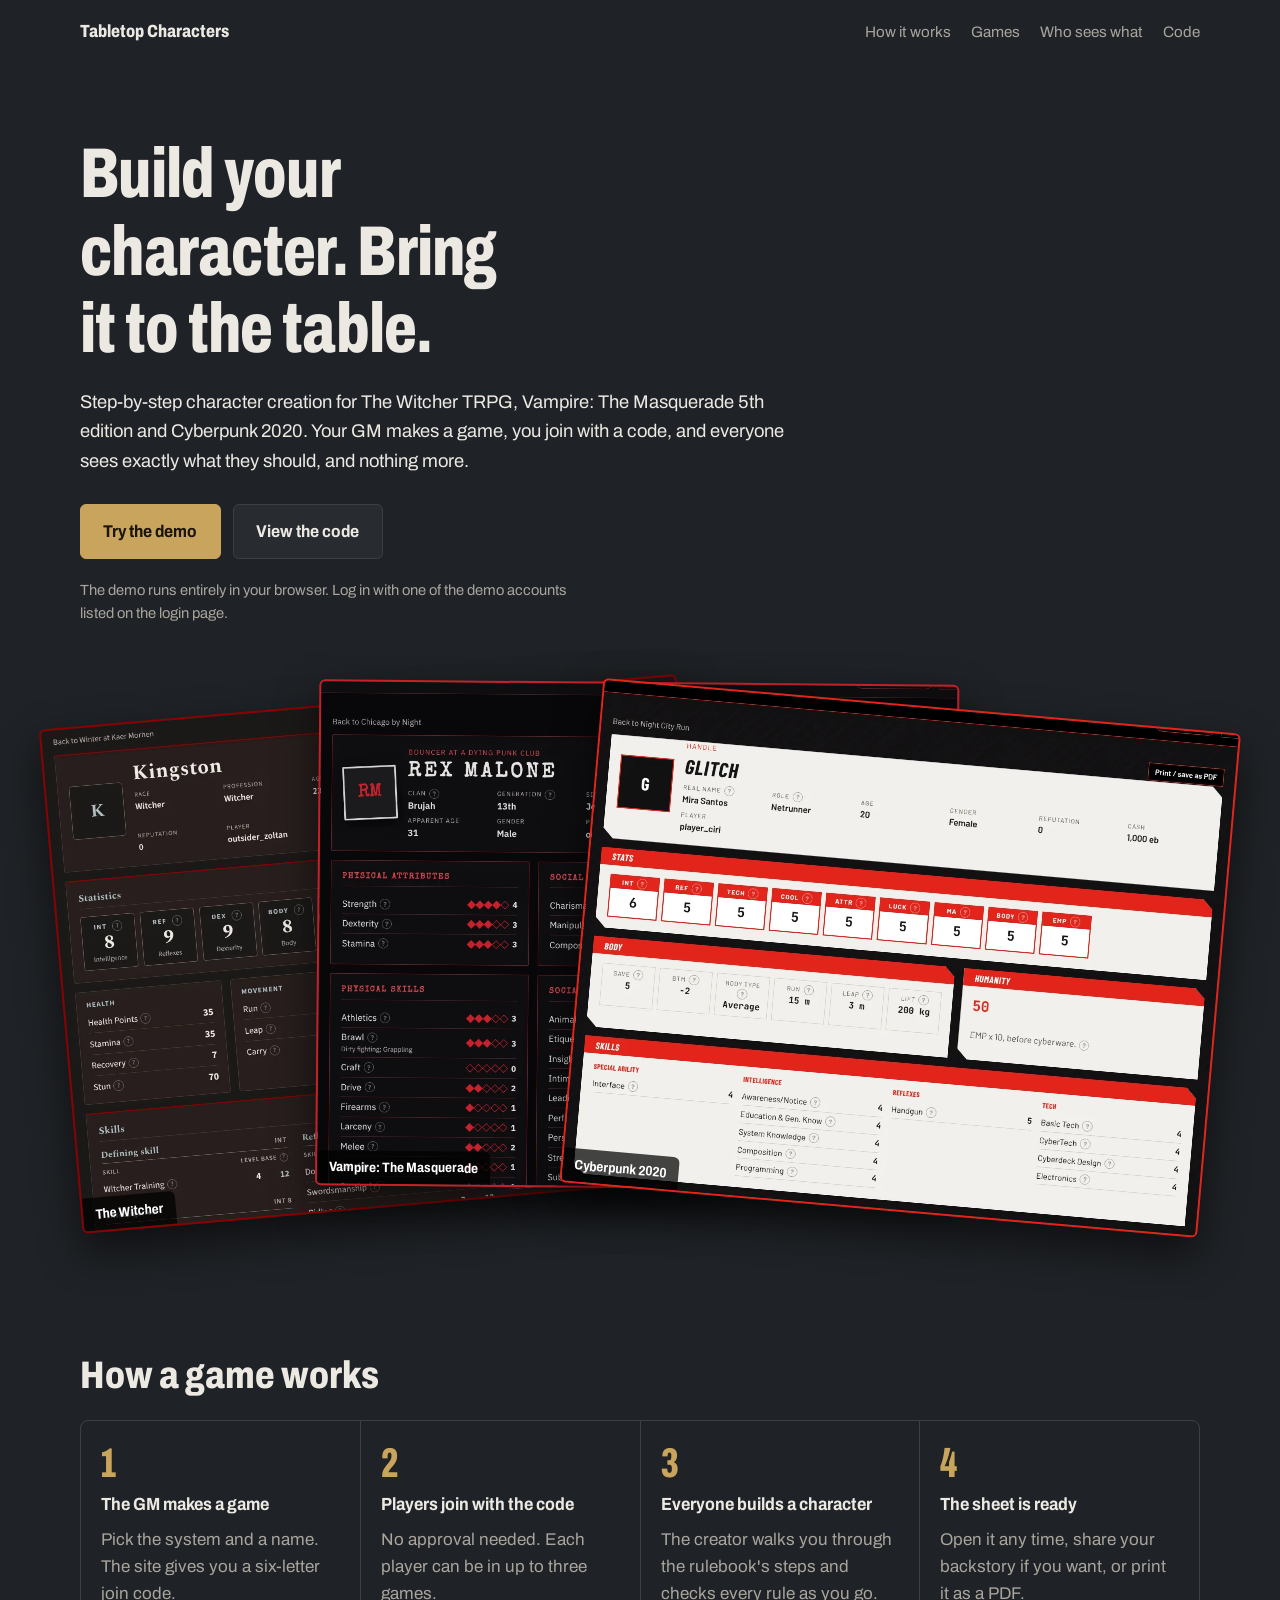
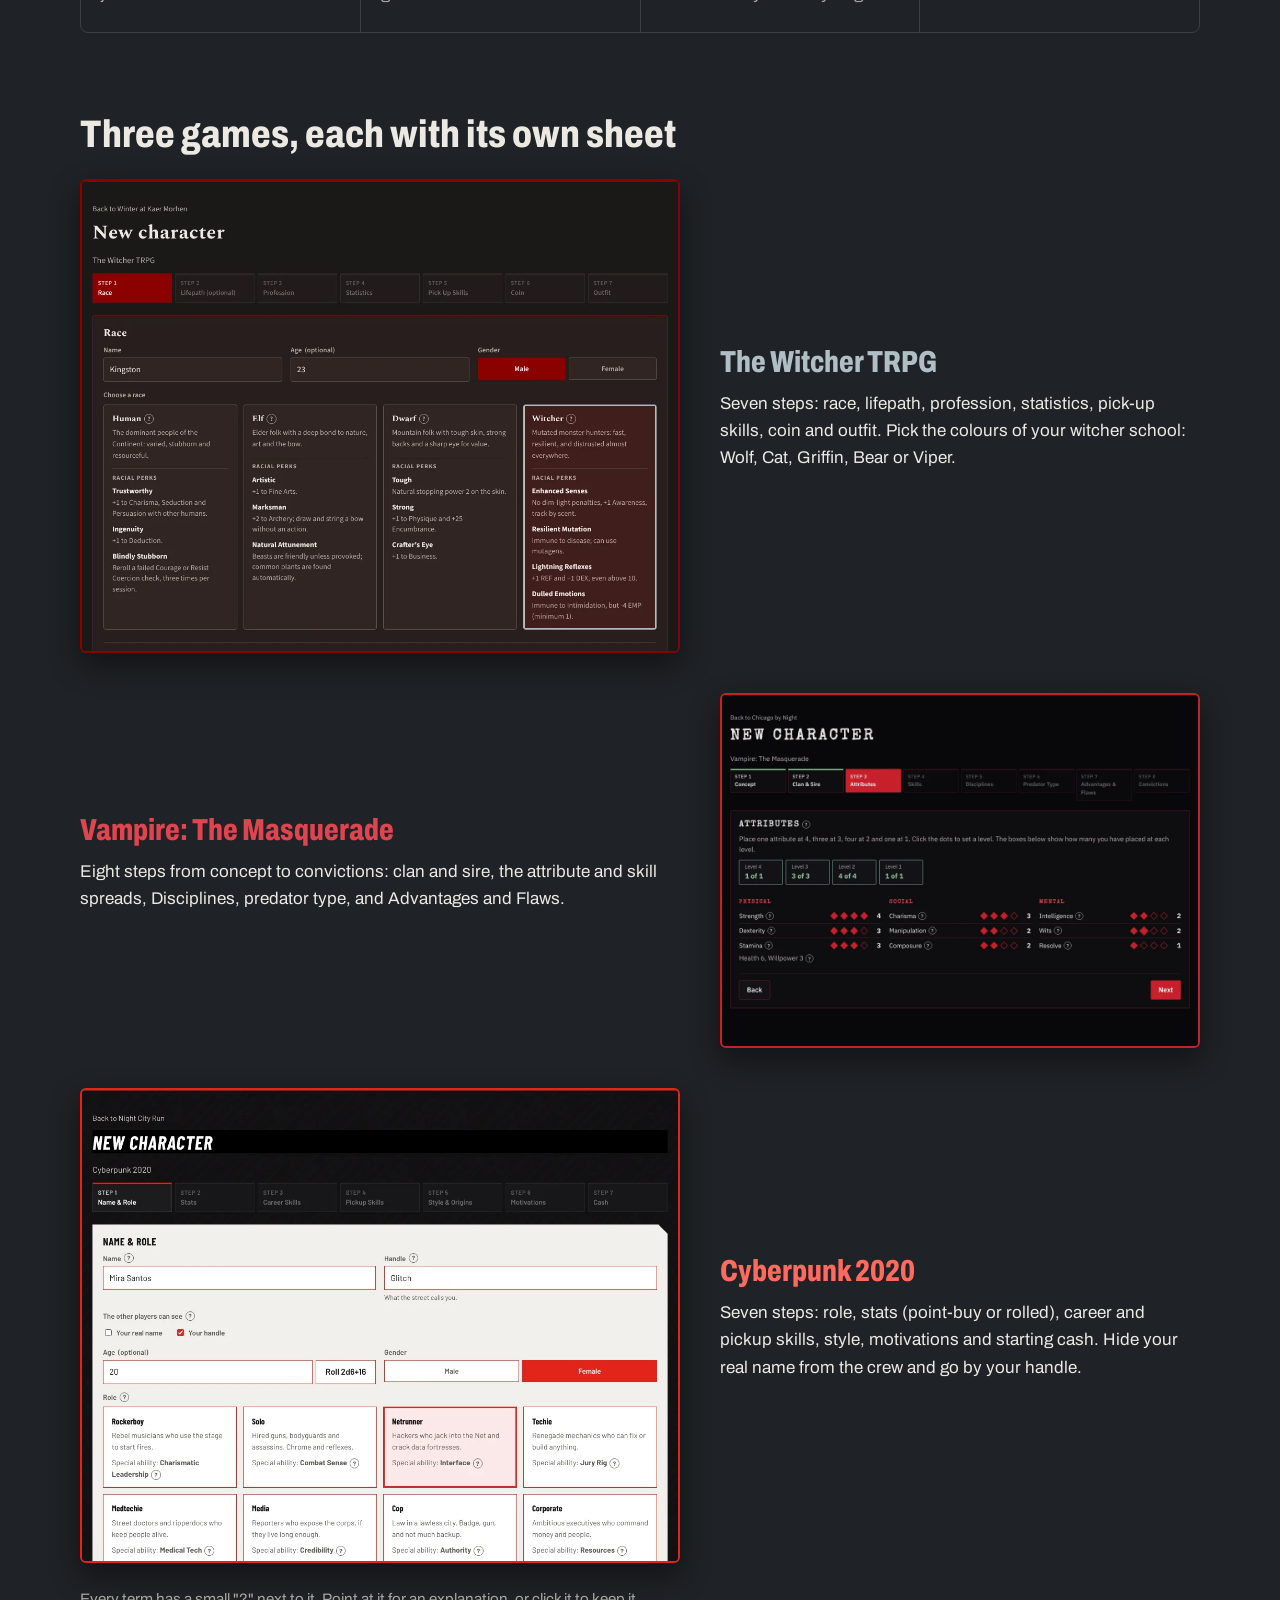
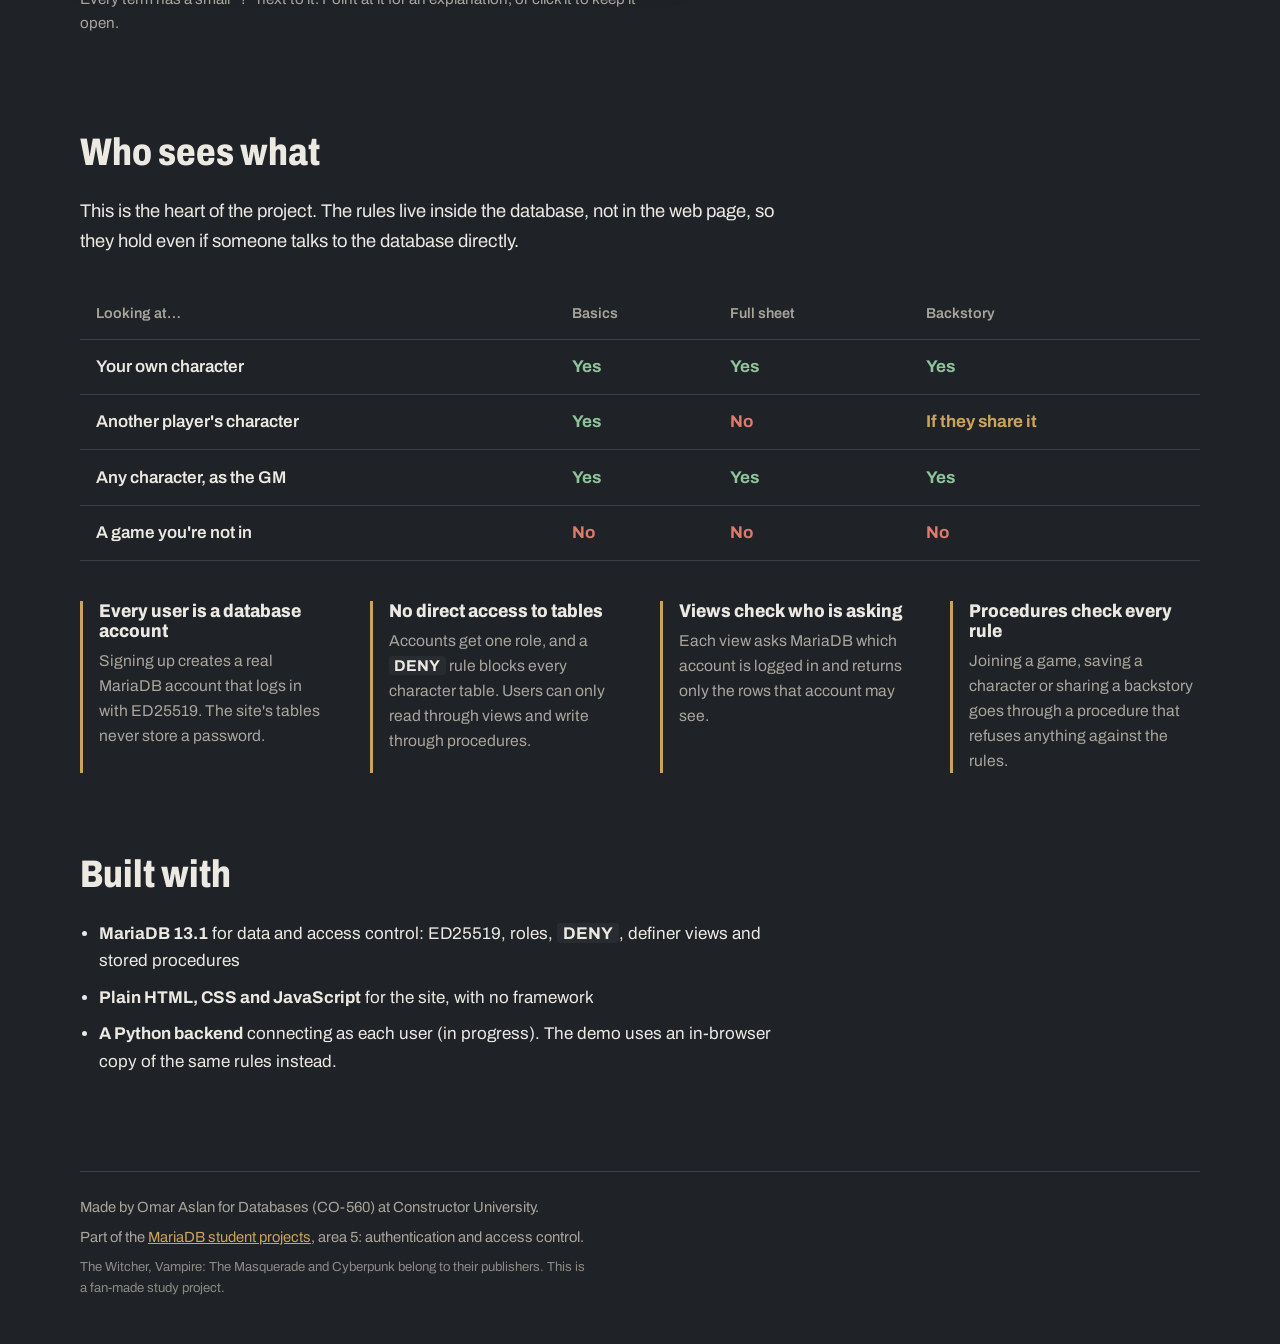
<file: index.html>
<!doctype html>
<html lang="en">
<head>
  <meta charset="utf-8">
  <meta name="viewport" content="width=device-width, initial-scale=1">
  <title>Tabletop Characters</title>
  <meta name="description" content="Create characters for The Witcher TRPG, Vampire: The Masquerade and Cyberpunk 2020, and share them with your table. A MariaDB access-control project.">
  <link rel="preconnect" href="https://fonts.googleapis.com">
  <link rel="preconnect" href="https://fonts.gstatic.com" crossorigin>
  <link rel="stylesheet" href="https://fonts.googleapis.com/css2?family=Archivo:wdth,wght@62..125,400..800&display=swap">
  <link rel="stylesheet" href="site.css">
</head>
<body>
  <header class="top">
    <span class="top__name">Tabletop Characters</span>
    <nav aria-label="Page">
      <a href="#how">How it works</a>
      <a href="#games">Games</a>
      <a href="#access">Who sees what</a>
      <a href="https://github.com/Sakayxshi/TTRPGCharacterCreation">Code</a>
    </nav>
  </header>

  <main>
    <!-- hero: the three sheets on the table -->
    <section class="hero">
      <div class="hero__text">
        <h1>Build your character. Bring it to the table.</h1>
        <p>Step-by-step character creation for The Witcher TRPG, Vampire: The Masquerade 5th edition and Cyberpunk 2020.
          Your GM makes a game, you join with a code, and everyone sees exactly what they should, and nothing more.</p>
        <div class="actions">
          <a class="btn btn--main" href="demo/index.html">Try the demo</a>
          <a class="btn" href="https://github.com/Sakayxshi/TTRPGCharacterCreation">View the code</a>
        </div>
        <p class="hero__note">The demo runs entirely in your browser. Log in with one of the demo accounts listed on the login page.</p>
      </div>
      <div class="table" aria-label="Character sheets from the three games">
        <figure class="sheet sheet--witcher"><img src="img/witcher-sheet.webp" alt="A Witcher character sheet with statistics, derived values and skills" width="1140" height="900"><figcaption>The Witcher</figcaption></figure>
        <figure class="sheet sheet--vtm"><img src="img/vtm-sheet.webp" alt="A Vampire: The Masquerade sheet with dot ratings for attributes and skills" width="1140" height="900"><figcaption>Vampire: The Masquerade</figcaption></figure>
        <figure class="sheet sheet--cp"><img src="img/cyberpunk-sheet.webp" alt="A Cyberpunk 2020 sheet with stats, body values and skills" width="1140" height="900"><figcaption>Cyberpunk 2020</figcaption></figure>
      </div>
    </section>

    <!-- a real sequence, so it is numbered -->
    <section id="how" class="block">
      <h2>How a game works</h2>
      <ol class="flow">
        <li><strong>The GM makes a game</strong><span>Pick the system and a name. The site gives you a six-letter join code.</span></li>
        <li><strong>Players join with the code</strong><span>No approval needed. Each player can be in up to three games.</span></li>
        <li><strong>Everyone builds a character</strong><span>The creator walks you through the rulebook's steps and checks every rule as you go.</span></li>
        <li><strong>The sheet is ready</strong><span>Open it any time, share your backstory if you want, or print it as a PDF.</span></li>
      </ol>
    </section>

    <section id="games" class="block">
      <h2>Three games, each with its own sheet</h2>
      <div class="games">
        <article class="game game--witcher">
          <img src="img/witcher-creator.webp" alt="The Witcher creator: choosing a race, with racial perks listed" width="1140" height="900" loading="lazy">
          <div>
            <h3>The Witcher TRPG</h3>
            <p>Seven steps: race, lifepath, profession, statistics, pick-up skills, coin and outfit.
              Pick the colours of your witcher school: Wolf, Cat, Griffin, Bear or Viper.</p>
          </div>
        </article>
        <article class="game game--vtm">
          <img src="img/vtm-creator.webp" alt="Vampire creator: placing attribute dots, with counters for each level" width="1140" height="840" loading="lazy">
          <div>
            <h3>Vampire: The Masquerade</h3>
            <p>Eight steps from concept to convictions: clan and sire, the attribute and skill spreads,
              Disciplines, predator type, and Advantages and Flaws.</p>
          </div>
        </article>
        <article class="game game--cp">
          <img src="img/cyberpunk-creator.webp" alt="Cyberpunk creator: name, handle, and which of them the crew can see" width="1140" height="900" loading="lazy">
          <div>
            <h3>Cyberpunk 2020</h3>
            <p>Seven steps: role, stats (point-buy or rolled), career and pickup skills, style, motivations and starting cash.
              Hide your real name from the crew and go by your handle.</p>
          </div>
        </article>
      </div>
      <p class="block__note">Every term has a small "?" next to it. Point at it for an explanation, or click it to keep it open.</p>
    </section>

    <section id="access" class="block">
      <h2>Who sees what</h2>
      <p class="lead">This is the heart of the project. The rules live inside the database, not in the web page,
        so they hold even if someone talks to the database directly.</p>
      <div class="matrix-wrap">
        <table class="matrix">
          <caption class="visually-hidden">What each person can see of a character</caption>
          <thead>
            <tr><th scope="col">Looking at…</th><th scope="col">Basics</th><th scope="col">Full sheet</th><th scope="col">Backstory</th></tr>
          </thead>
          <tbody>
            <tr><th scope="row">Your own character</th><td class="yes">Yes</td><td class="yes">Yes</td><td class="yes">Yes</td></tr>
            <tr><th scope="row">Another player's character</th><td class="yes">Yes</td><td class="no">No</td><td class="maybe">If they share it</td></tr>
            <tr><th scope="row">Any character, as the GM</th><td class="yes">Yes</td><td class="yes">Yes</td><td class="yes">Yes</td></tr>
            <tr><th scope="row">A game you're not in</th><td class="no">No</td><td class="no">No</td><td class="no">No</td></tr>
          </tbody>
        </table>
      </div>
      <div class="how-enforced">
        <div>
          <h3>Every user is a database account</h3>
          <p>Signing up creates a real MariaDB account that logs in with ED25519. The site's tables never store a password.</p>
        </div>
        <div>
          <h3>No direct access to tables</h3>
          <p>Accounts get one role, and a <code>DENY</code> rule blocks every character table. Users can only read through views and write through procedures.</p>
        </div>
        <div>
          <h3>Views check who is asking</h3>
          <p>Each view asks MariaDB which account is logged in and returns only the rows that account may see.</p>
        </div>
        <div>
          <h3>Procedures check every rule</h3>
          <p>Joining a game, saving a character or sharing a backstory goes through a procedure that refuses anything against the rules.</p>
        </div>
      </div>
    </section>

    <section class="block built">
      <h2>Built with</h2>
      <ul>
        <li><strong>MariaDB 13.1</strong> for data and access control: ED25519, roles, <code>DENY</code>, definer views and stored procedures</li>
        <li><strong>Plain HTML, CSS and JavaScript</strong> for the site, with no framework</li>
        <li><strong>A Python backend</strong> connecting as each user (in progress). The demo uses an in-browser copy of the same rules instead.</li>
      </ul>
    </section>
  </main>

  <footer class="foot">
    <p>Made by Omar Aslan for Databases (CO-560) at Constructor University.</p>
    <p>Part of the <a href="https://mariadb.org/bachelor_hackathon_2026-09/">MariaDB student projects</a>, area 5: authentication and access control.</p>
    <p class="foot__small">The Witcher, Vampire: The Masquerade and Cyberpunk belong to their publishers. This is a fan-made study project.</p>
  </footer>
</body>
</html>
</file>
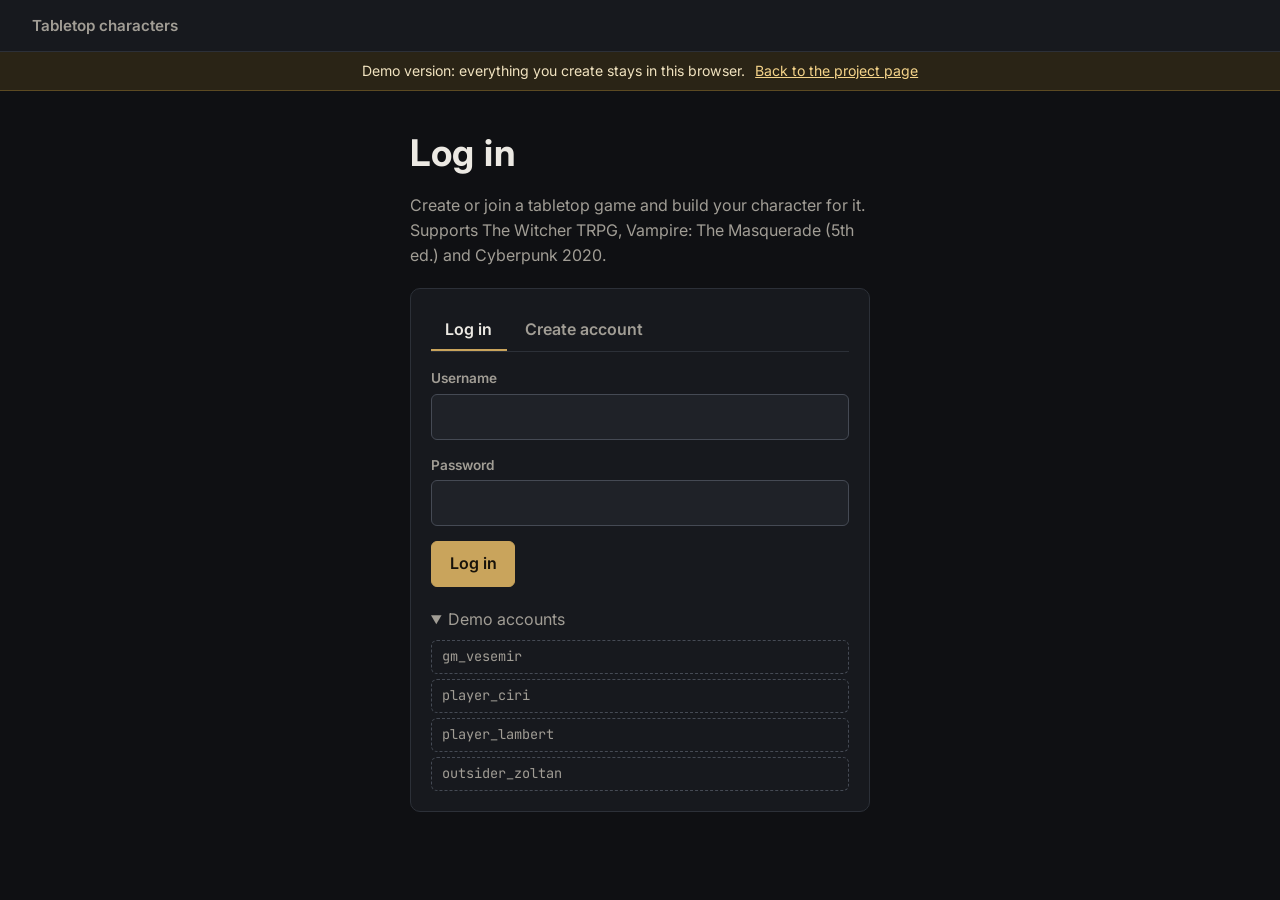
<file: demo/index.html>
<!DOCTYPE html>
<html lang="en">
<head>
    <meta charset="UTF-8">
    <meta name="viewport" content="width=device-width, initial-scale=1.0">
    <title>Your games</title>
    <link rel="preconnect" href="https://fonts.googleapis.com">
    <link rel="preconnect" href="https://fonts.gstatic.com" crossorigin>
    <link rel="stylesheet" href="https://fonts.googleapis.com/css2?family=Inter:wght@400;600;700&family=JetBrains+Mono:wght@400;700&display=swap">
    <link rel="stylesheet" href="css/style.css">
    <script type="module" src="js/home.js"></script>
</head>
<body>
    <header class="site-header">
        <span class="home-link">Tabletop characters</span>
        <div class="header-tools"><div id="user-slot"></div></div>
    </header>
    <div class="demo-bar">Demo version: everything you create stays in this browser. <a href="../index.html">Back to the project page</a></div>

    <main>
        <!-- Shown when nobody is logged in -->
        <section id="auth" hidden class="auth">
            <h1>Log in</h1>
            <p class="muted">Create or join a tabletop game and build your character for it.
                Supports The Witcher TRPG, Vampire: The Masquerade (5th ed.) and Cyberpunk 2020.</p>
            <div class="panel">
                <div class="tabs" role="tablist">
                    <button type="button" role="tab" id="tab-login" aria-selected="true" aria-controls="login-form">Log in</button>
                    <button type="button" role="tab" id="tab-signup" aria-selected="false" aria-controls="signup-form">Create account</button>
                </div>

                <form id="login-form" role="tabpanel" aria-labelledby="tab-login">
                    <div class="field">
                        <label for="login-name">Username</label>
                        <input type="text" id="login-name" name="username" autocomplete="username" required>
                    </div>
                    <div class="field">
                        <label for="login-pass">Password</label>
                        <input type="password" id="login-pass" name="password" autocomplete="current-password" required>
                    </div>
                    <p id="login-msg" class="message" role="alert" hidden></p>
                    <button type="submit" class="btn btn--primary">Log in</button>

                    <details class="demo" open>
                        <summary>Demo accounts</summary>
                        <ul id="demo-list" class="demo-list"></ul>
                    </details>
                </form>

                <form id="signup-form" role="tabpanel" aria-labelledby="tab-signup" hidden>
                    <div class="field">
                        <label for="signup-name">Username</label>
                        <input type="text" id="signup-name" name="username" autocomplete="username"
                               required minlength="3" maxlength="32" pattern="[a-z0-9_]{3,32}"
                               aria-describedby="signup-name-help">
                        <small id="signup-name-help">3–32 characters: lowercase letters, numbers and _. It is also your database account name.</small>
                    </div>
                    <div class="field">
                        <label for="signup-pass">Password</label>
                        <input type="password" id="signup-pass" name="password" autocomplete="new-password"
                               required minlength="10" aria-describedby="signup-pass-help">
                        <small id="signup-pass-help">At least 10 characters. Never stored: the database keeps only an ED25519 key derived from it.</small>
                    </div>
                    <p id="signup-msg" class="message" role="alert" hidden></p>
                    <button type="submit" class="btn btn--primary">Create account</button>
                </form>
            </div>
        </section>

        <!-- Shown when logged in -->
        <section id="play" hidden class="stack">
            <h1>Your games</h1>
            <section class="panel">
                <ul id="my-sessions" class="session-list"></ul>
            </section>

            <div class="grid-2">
                <form id="join-form" class="panel">
                    <h2 class="panel__title">Join a game</h2>
                    <div class="field">
                        <label for="join-code">Join code</label>
                        <input type="text" id="join-code" name="join_code" class="mono code-input"
                               required minlength="6" maxlength="6" autocomplete="off"
                               autocapitalize="characters" spellcheck="false" aria-describedby="join-help">
                        <small id="join-help">The 6-character code from your GM.</small>
                    </div>
                    <p id="join-msg" class="message" role="alert" hidden></p>
                    <button type="submit" class="btn btn--primary">Join as player</button>
                </form>

                <form id="create-form" class="panel">
                    <h2 class="panel__title">New game</h2>
                    <div class="field">
                        <label for="session-name">Name</label>
                        <input type="text" id="session-name" name="session_name" maxlength="100" required>
                    </div>
                    <fieldset class="choices choices--compact">
                        <legend>System</legend>
                        <label class="choice">
                            <input type="radio" name="game_type" value="witcher" required checked>
                            <span class="choice__title">The Witcher TRPG</span>
                        </label>
                        <label class="choice">
                            <input type="radio" name="game_type" value="vtm">
                            <span class="choice__title">Vampire: The Masquerade</span>
                        </label>
                        <label class="choice">
                            <input type="radio" name="game_type" value="cyberpunk">
                            <span class="choice__title">Cyberpunk 2020</span>
                        </label>
                    </fieldset>
                    <p id="create-msg" class="message" role="alert" hidden></p>
                    <button type="submit" class="btn btn--primary">Create game</button>
                    <p class="muted small">You become its Game Master.</p>
                </form>
            </div>
        </section>
    </main>
</body>
</html>
</file>
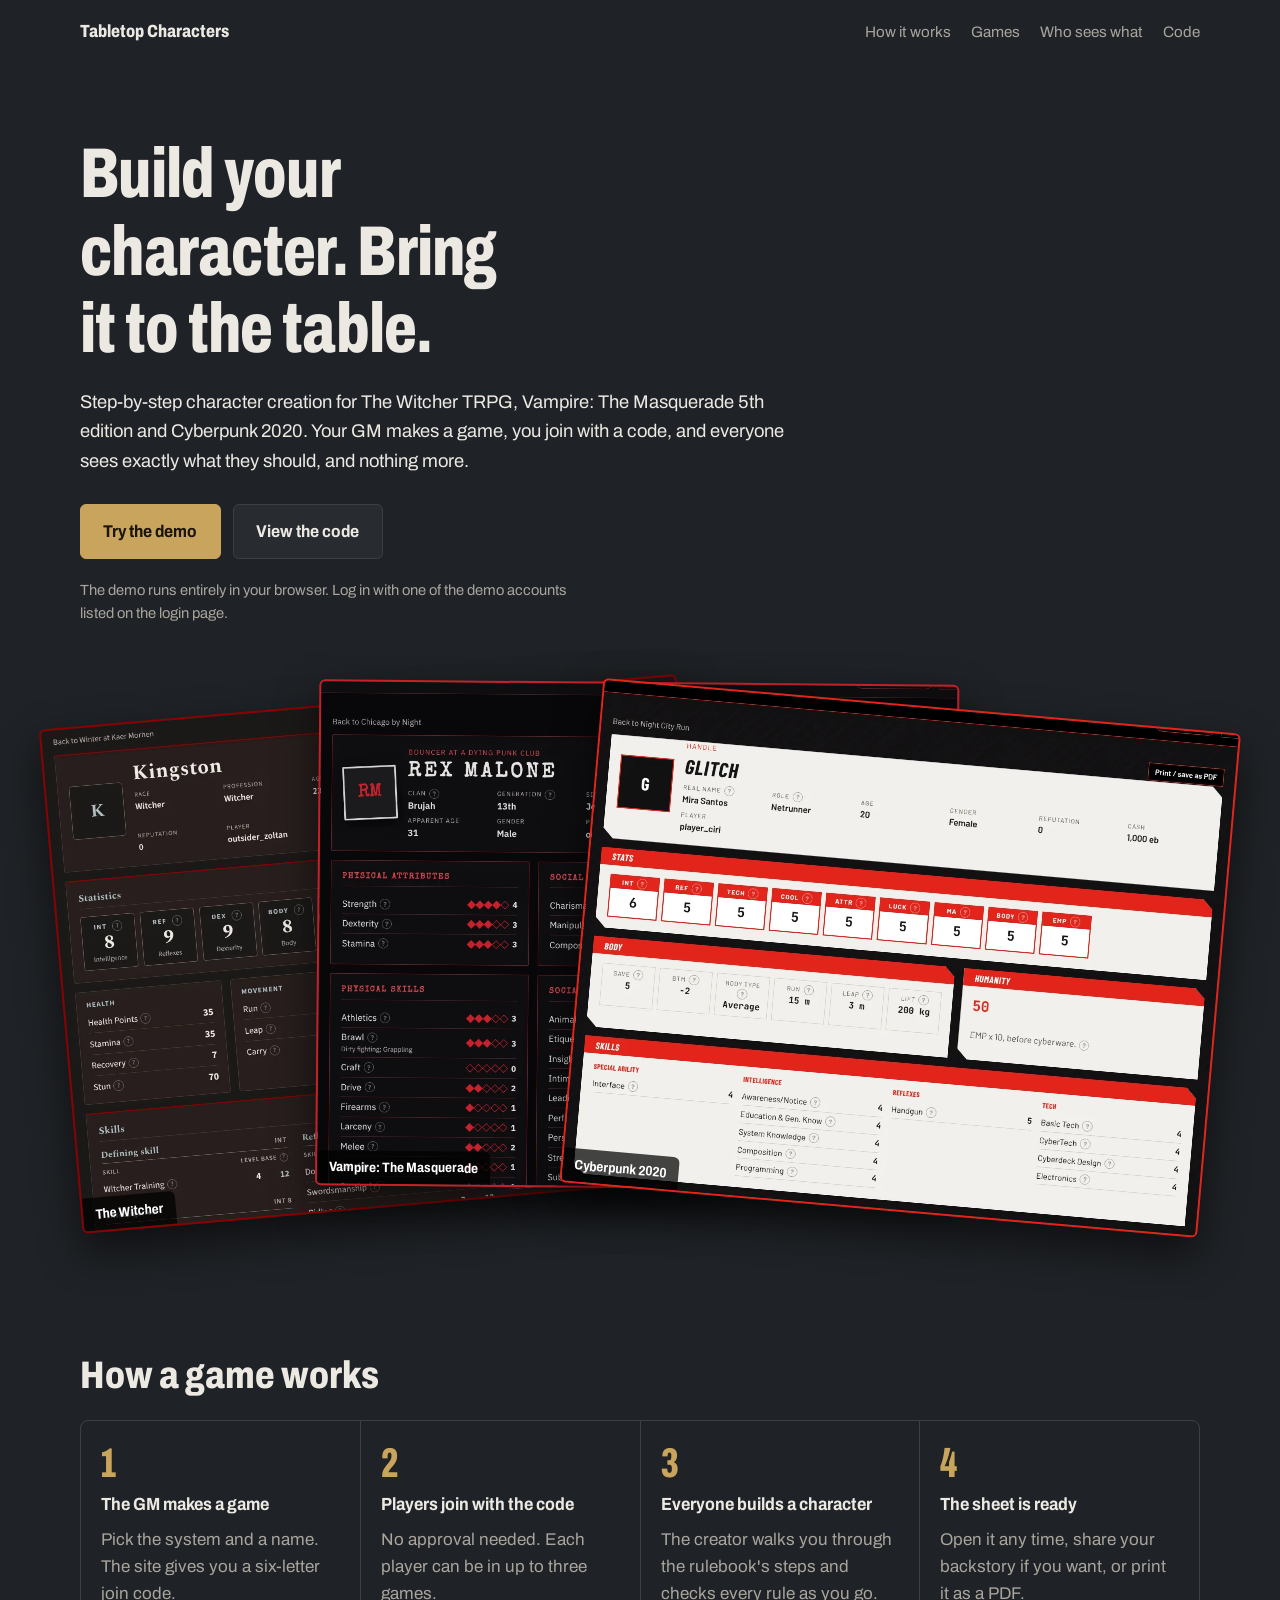
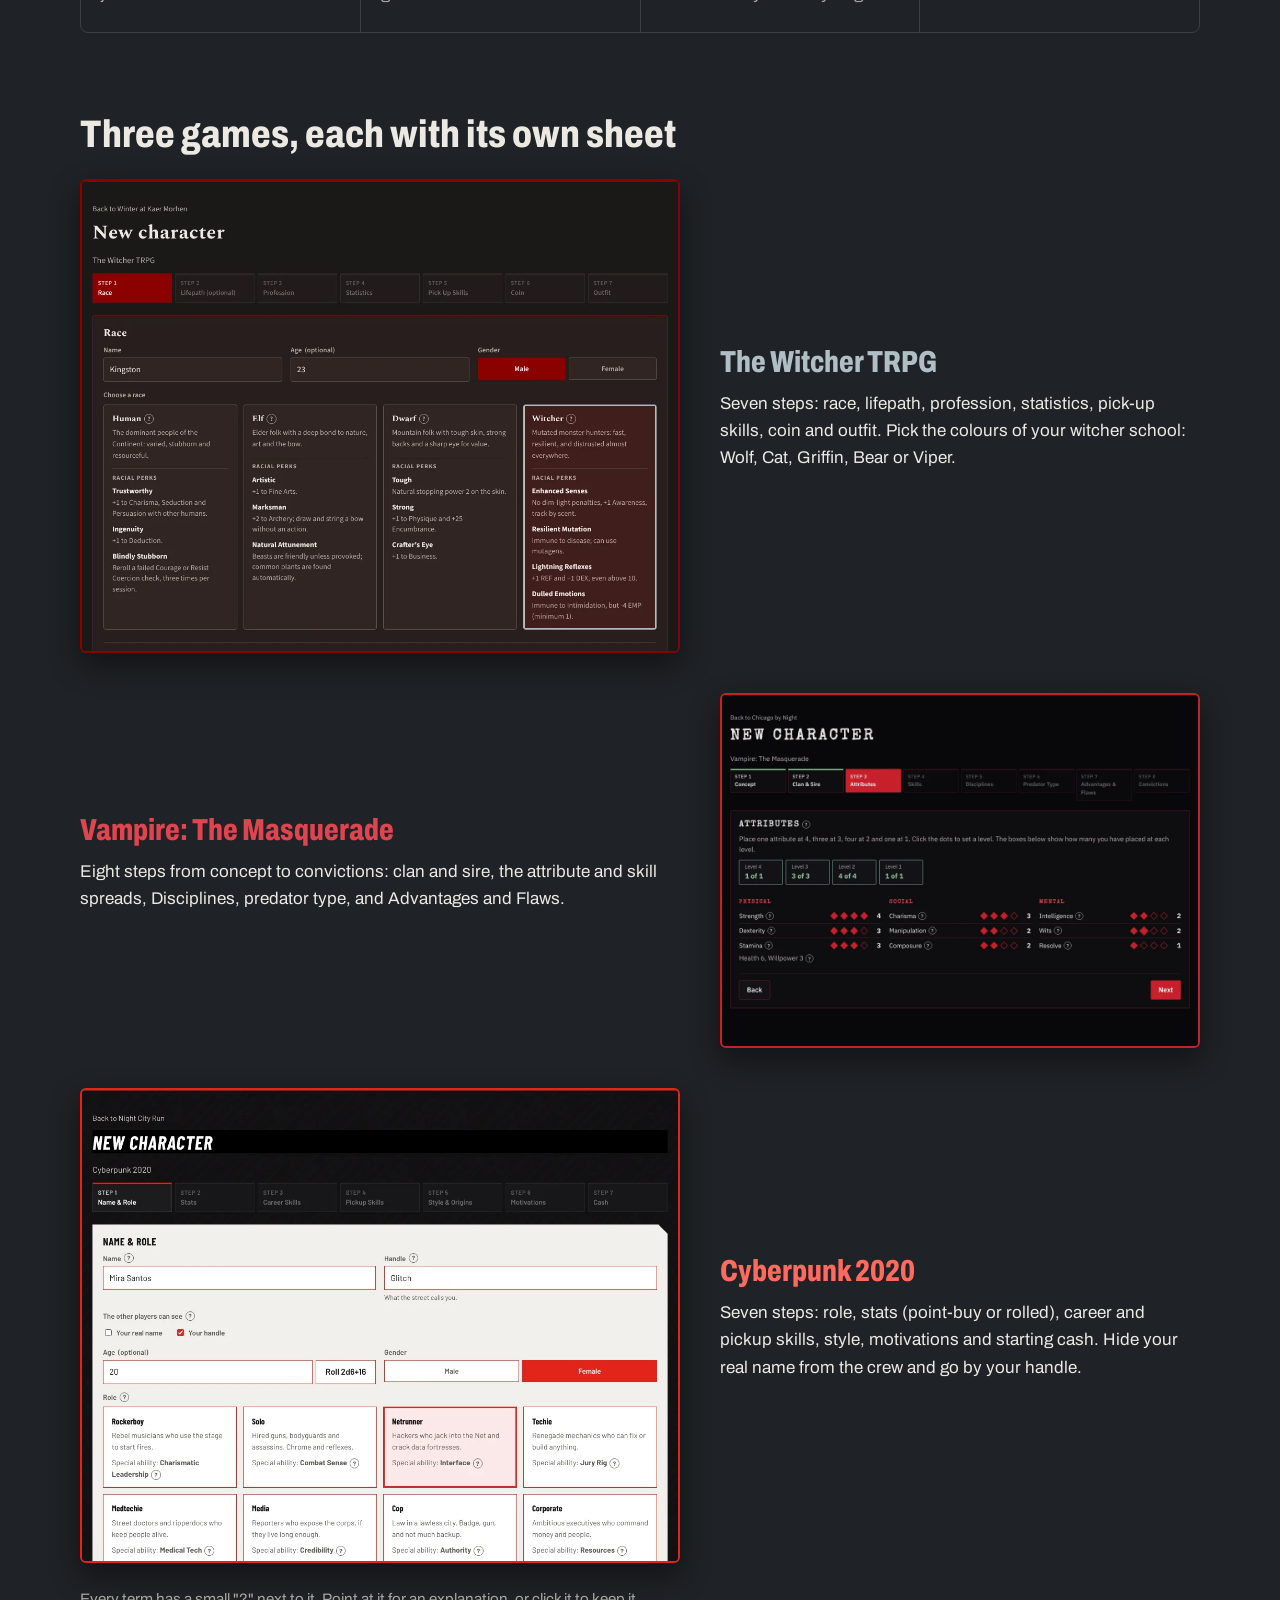
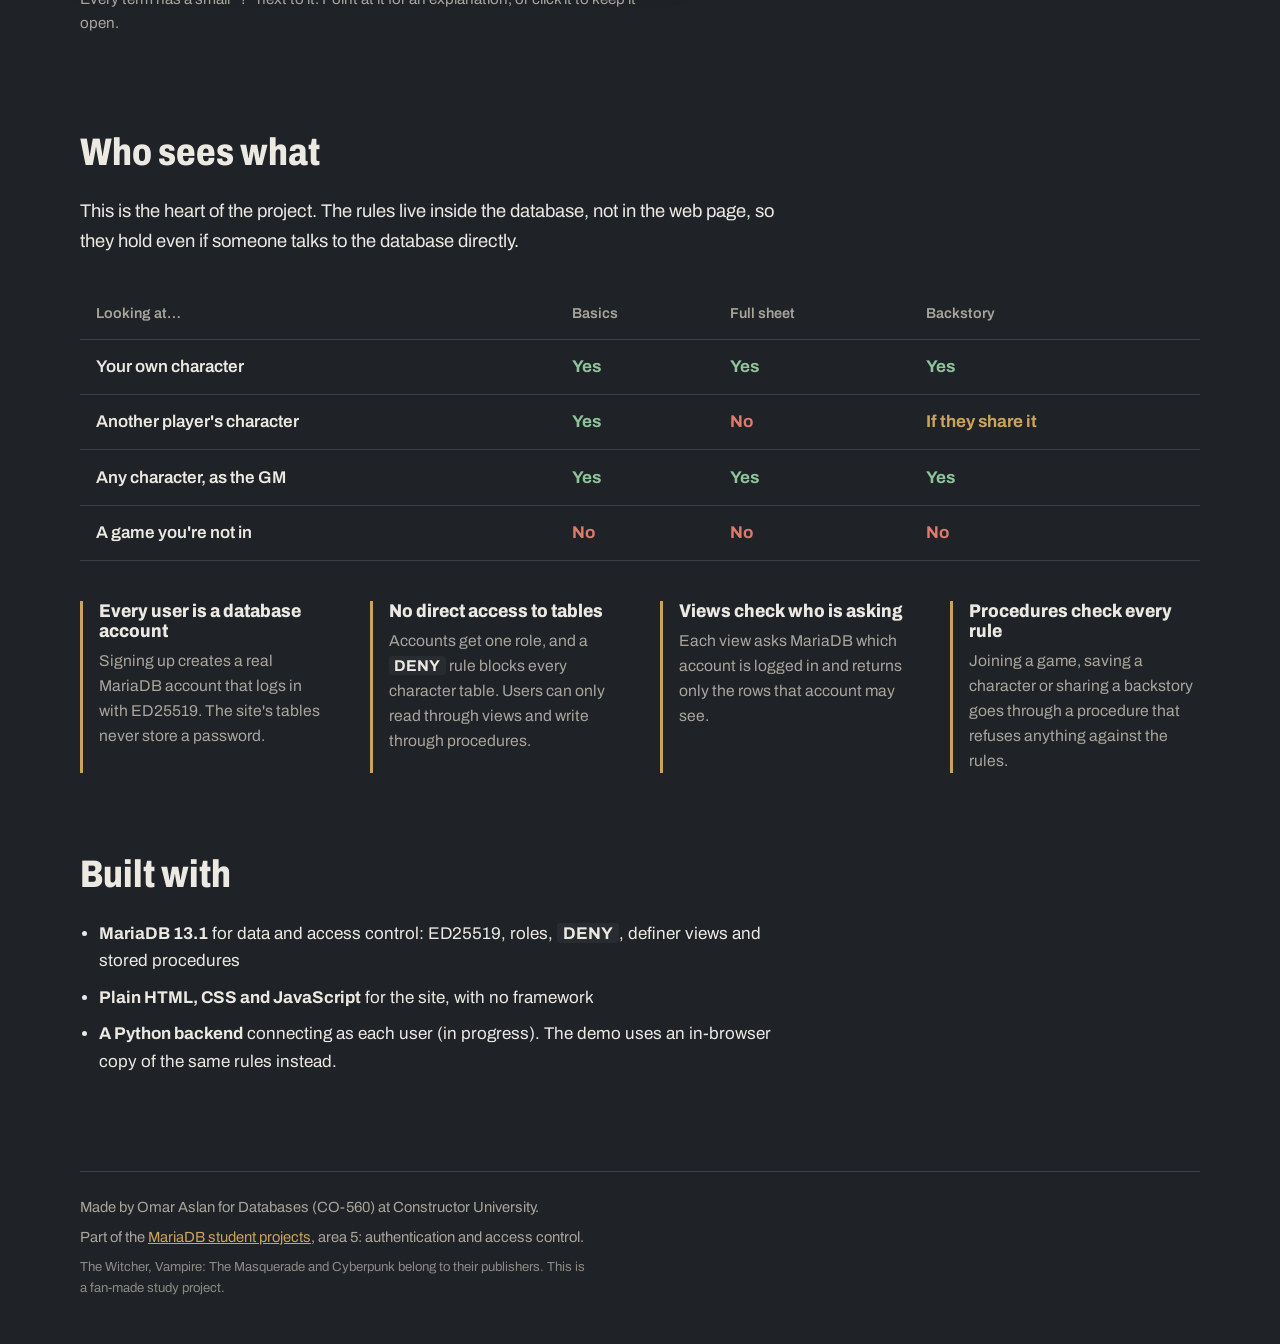
<file: creator.html>
<!DOCTYPE html>
<html lang="en">
<head>
    <meta charset="UTF-8">
    <meta name="viewport" content="width=device-width, initial-scale=1.0">
    <title>New character</title>
    <link rel="preconnect" href="https://fonts.googleapis.com">
    <link rel="preconnect" href="https://fonts.gstatic.com" crossorigin>
    <link rel="stylesheet" href="https://fonts.googleapis.com/css2?family=Barlow:wght@400;600&family=Barlow+Condensed:ital,wght@0,600;0,700;1,700&family=IBM+Plex+Mono:wght@400;600&family=IBM+Plex+Sans:wght@400;600;700&family=Inter:wght@400;600;700&family=JetBrains+Mono:wght@400;700&family=Source+Sans+3:wght@400;600;700&family=Special+Elite&family=Spectral:wght@500;600;700&display=swap">
    <link rel="stylesheet" href="css/style.css">
    <link rel="stylesheet" href="css/themes.css">
    <script type="module" src="js/creator.js"></script>
</head>
<body>
    <header class="site-header">
        <a class="home-link" href="index.html">Your games</a>
        <div class="header-tools"><div id="theme-slot"></div><div id="user-slot"></div></div>
    </header>

    <main id="creator">
        <p class="muted">Loading…</p>
    </main>
</body>
</html>
</file>
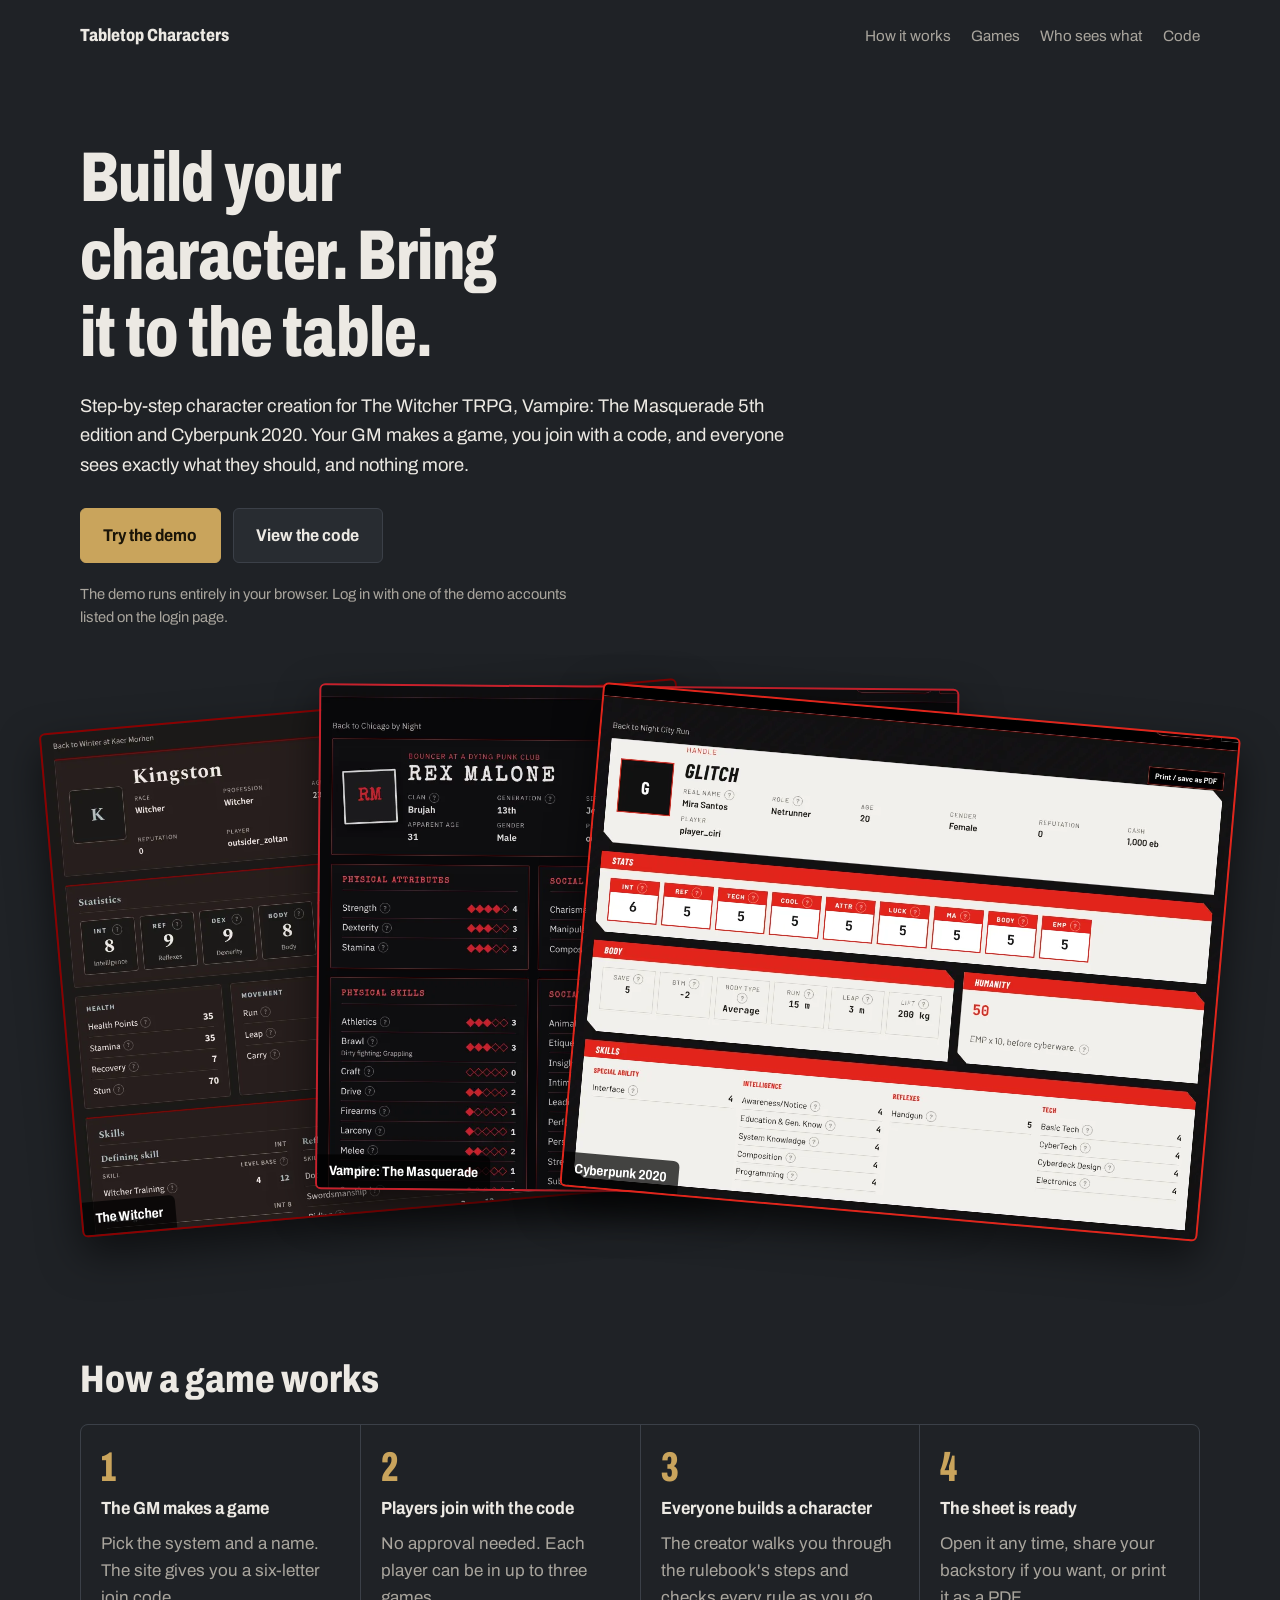
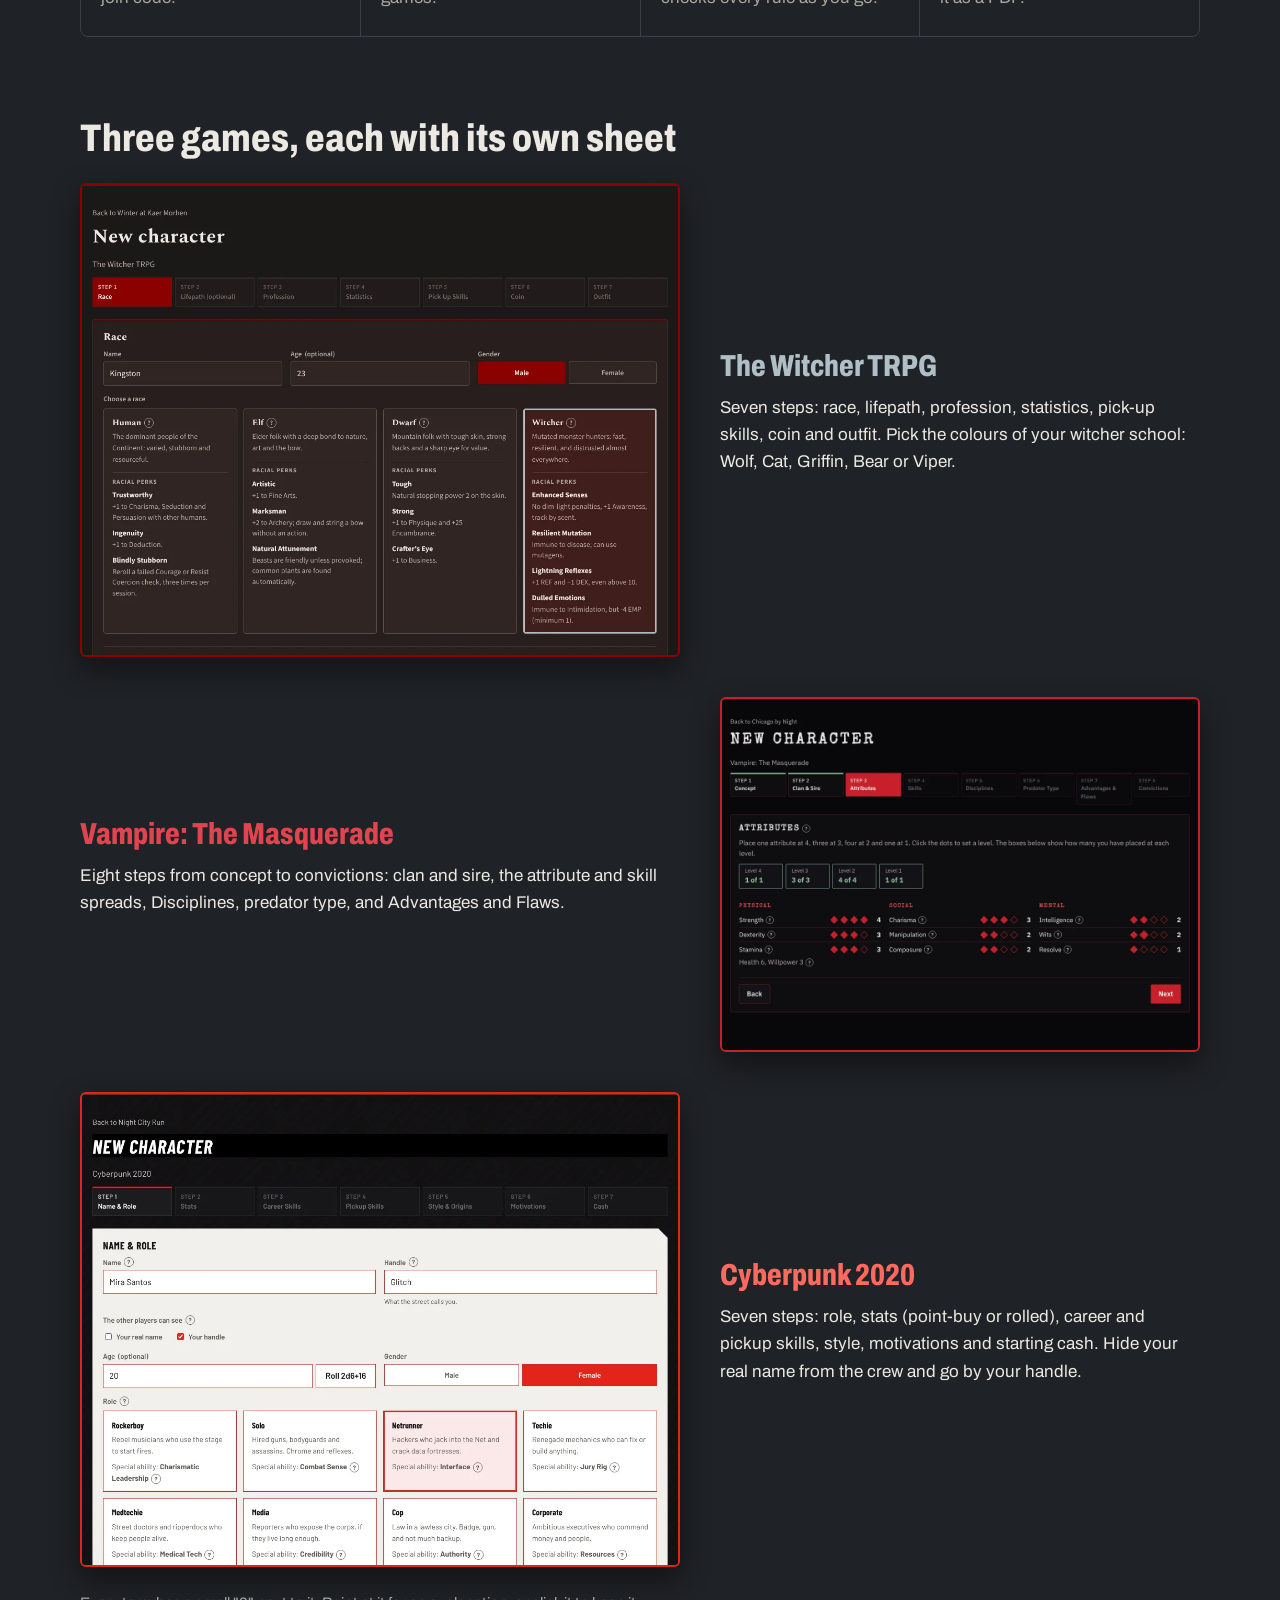
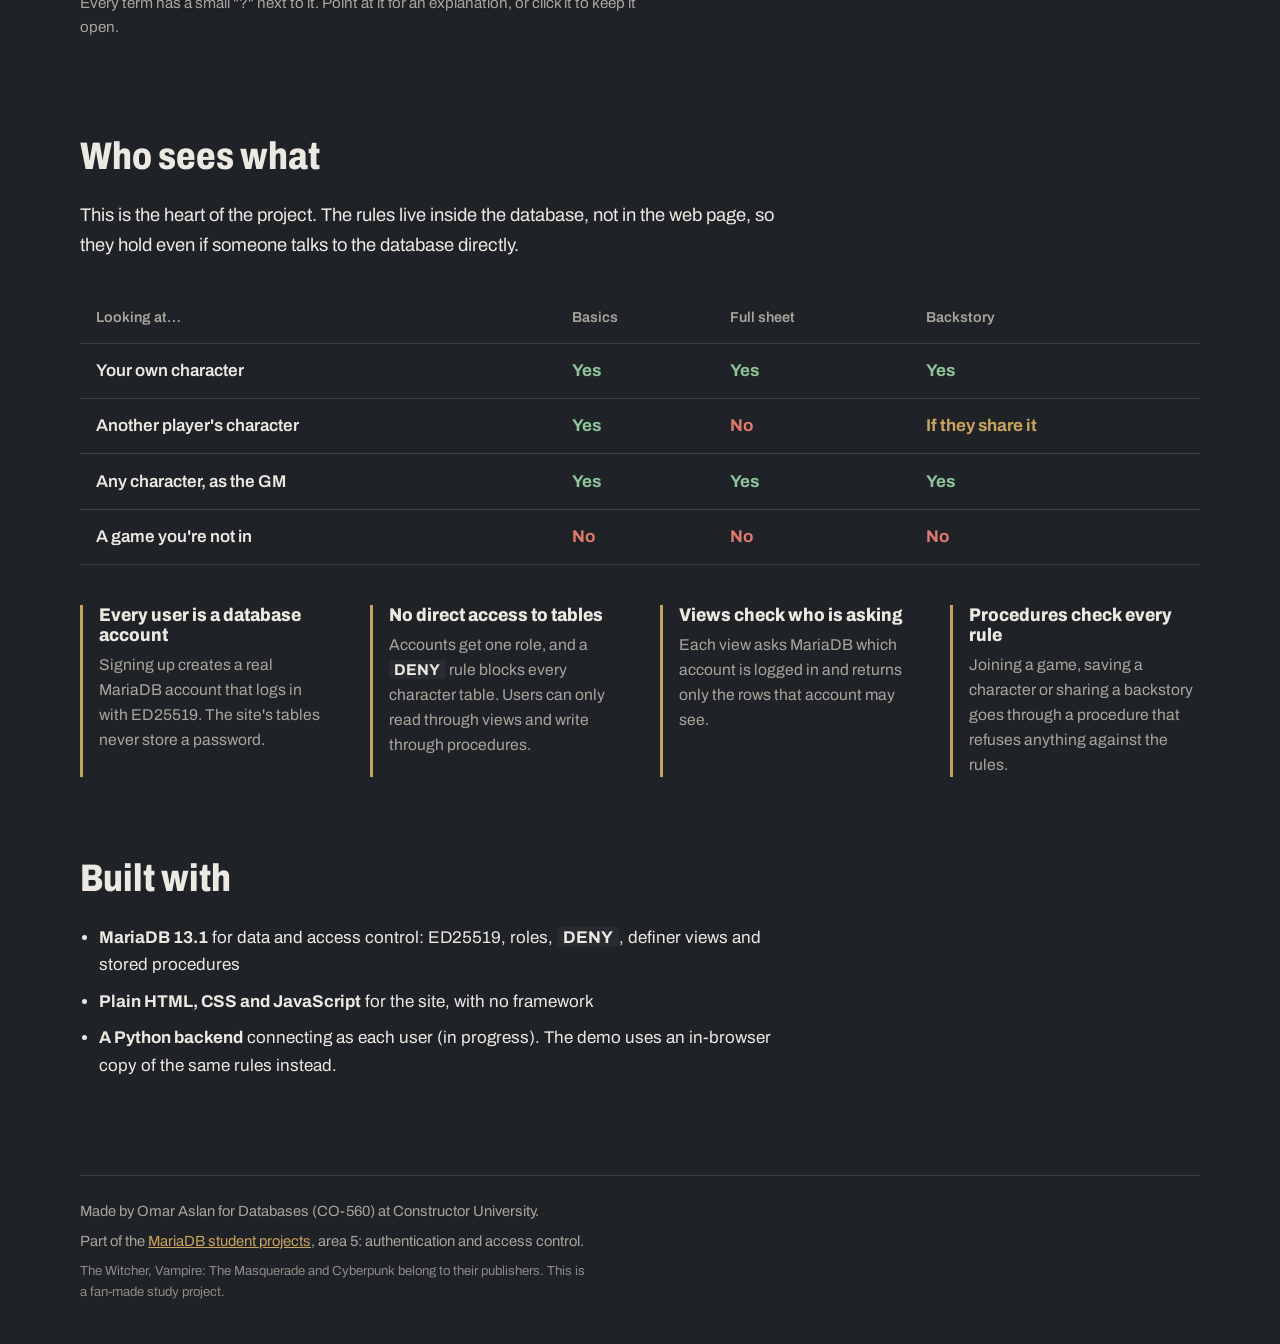
<file: lobby.html>
<!DOCTYPE html>
<html lang="en">
<head>
    <meta charset="UTF-8">
    <meta name="viewport" content="width=device-width, initial-scale=1.0">
    <title>Lobby</title>
    <link rel="preconnect" href="https://fonts.googleapis.com">
    <link rel="preconnect" href="https://fonts.gstatic.com" crossorigin>
    <link rel="stylesheet" href="https://fonts.googleapis.com/css2?family=Barlow:wght@400;600&family=Barlow+Condensed:ital,wght@0,600;0,700;1,700&family=IBM+Plex+Mono:wght@400;600&family=IBM+Plex+Sans:wght@400;600;700&family=Inter:wght@400;600;700&family=JetBrains+Mono:wght@400;700&family=Source+Sans+3:wght@400;600;700&family=Special+Elite&family=Spectral:wght@500;600;700&display=swap">
    <link rel="stylesheet" href="css/style.css">
    <link rel="stylesheet" href="css/themes.css">
    <script type="module" src="js/lobby.js"></script>
</head>
<body>
    <header class="site-header">
        <a class="home-link" href="index.html">Your games</a>
        <div class="header-tools"><div id="theme-slot"></div><div id="user-slot"></div></div>
    </header>

    <main id="lobby">
        <p class="muted">Loading…</p>
    </main>
</body>
</html>
</file>
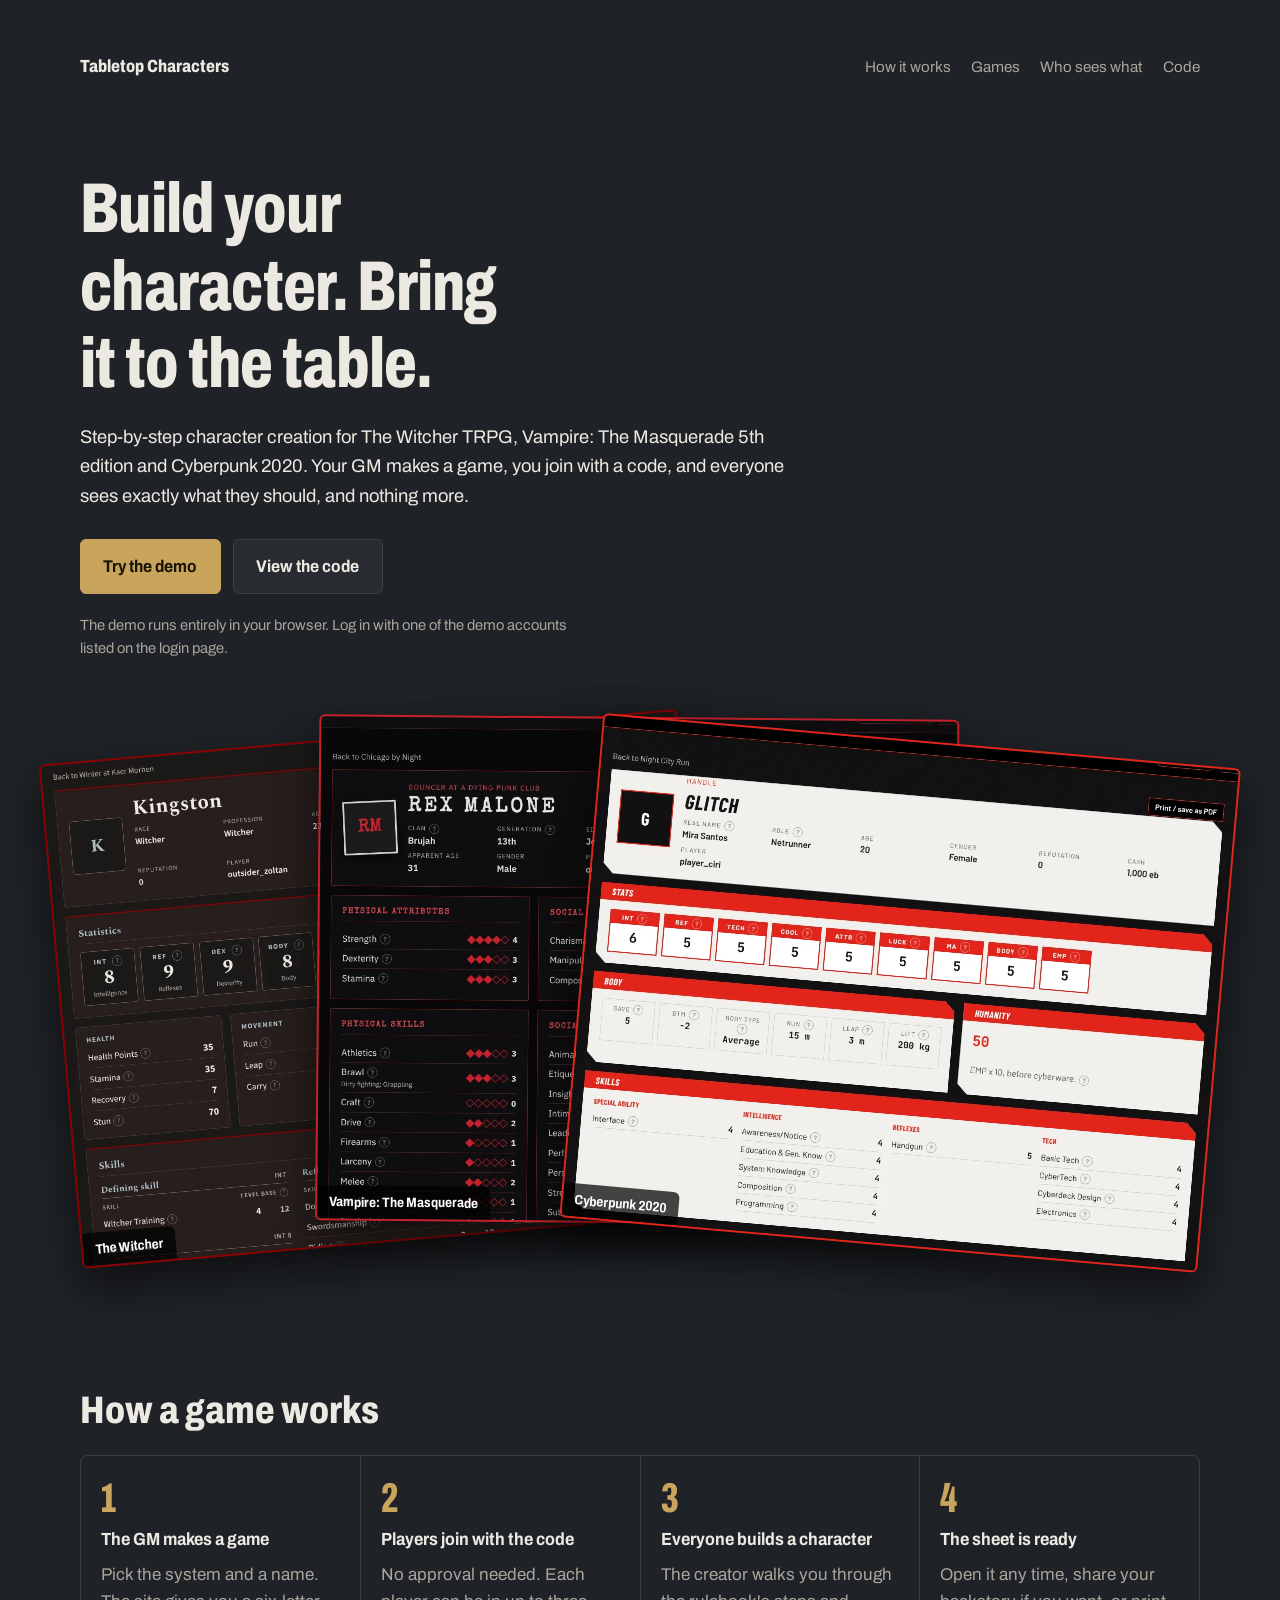
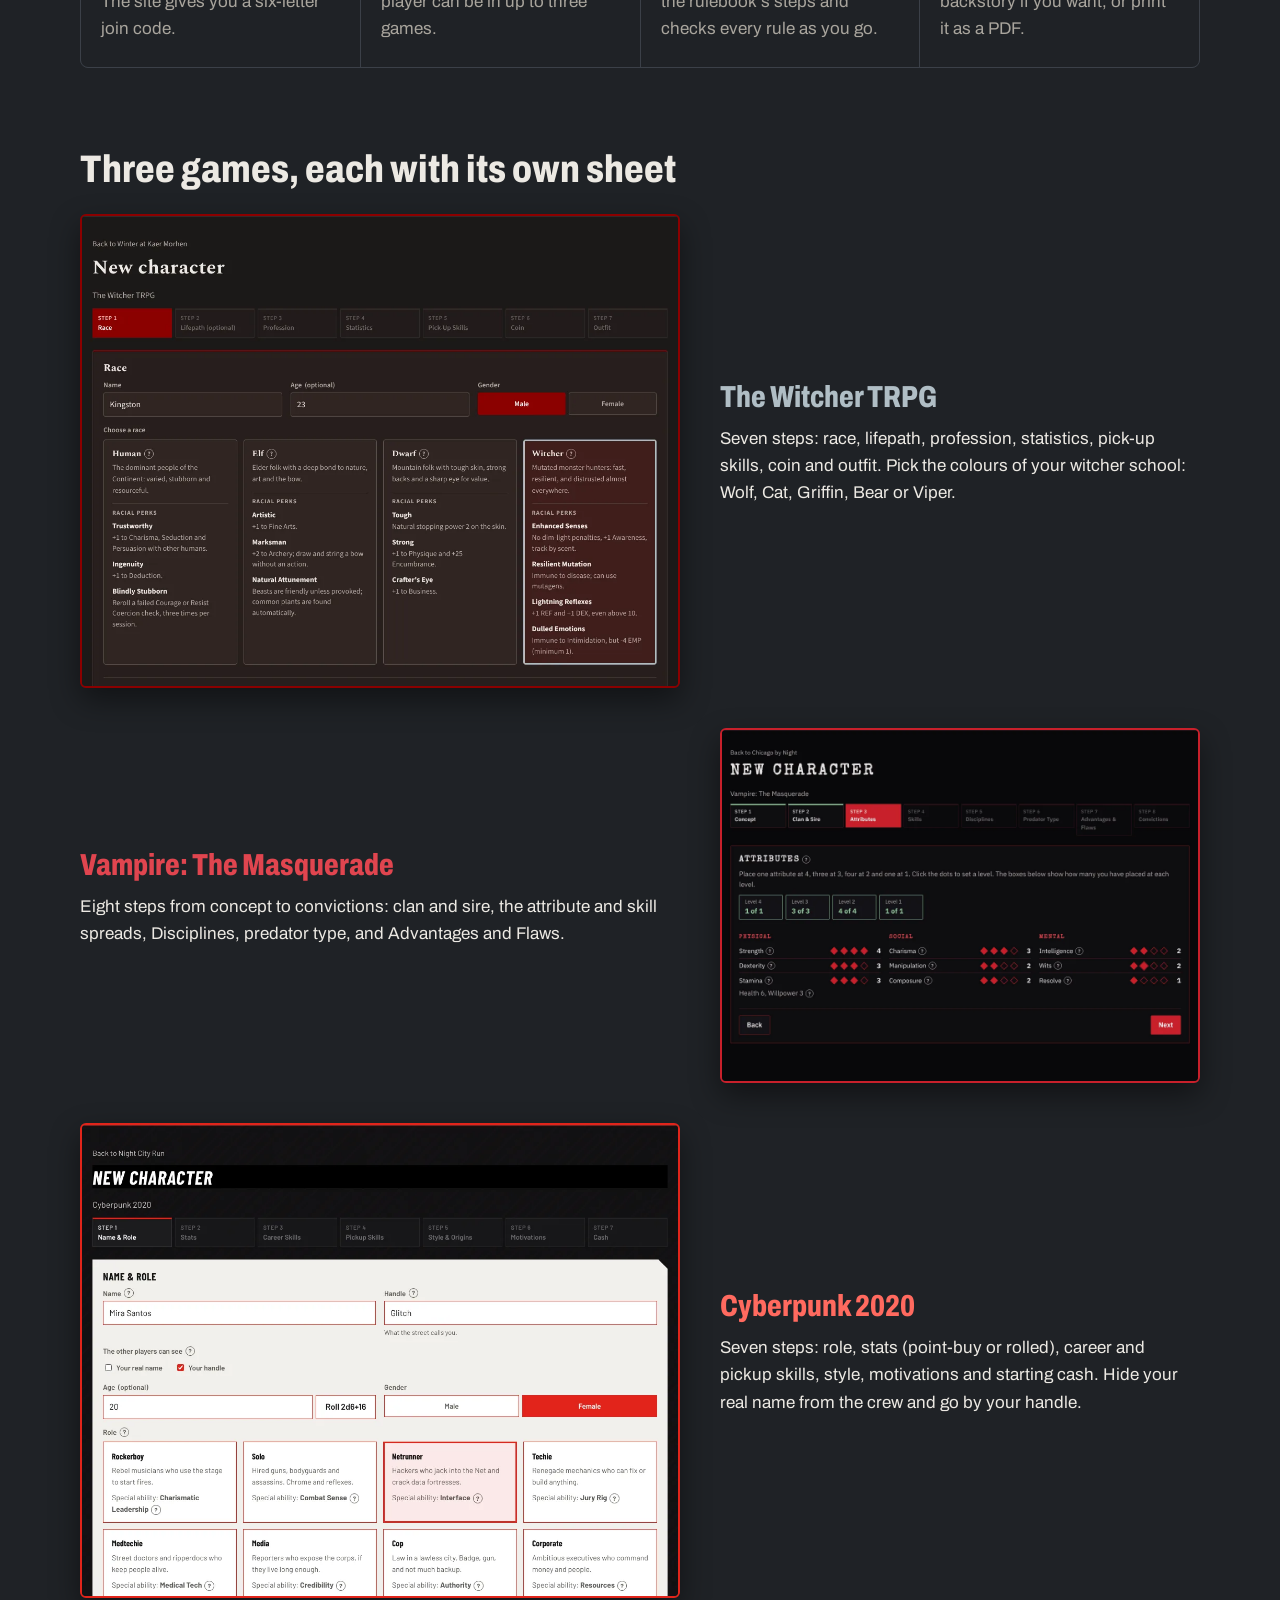
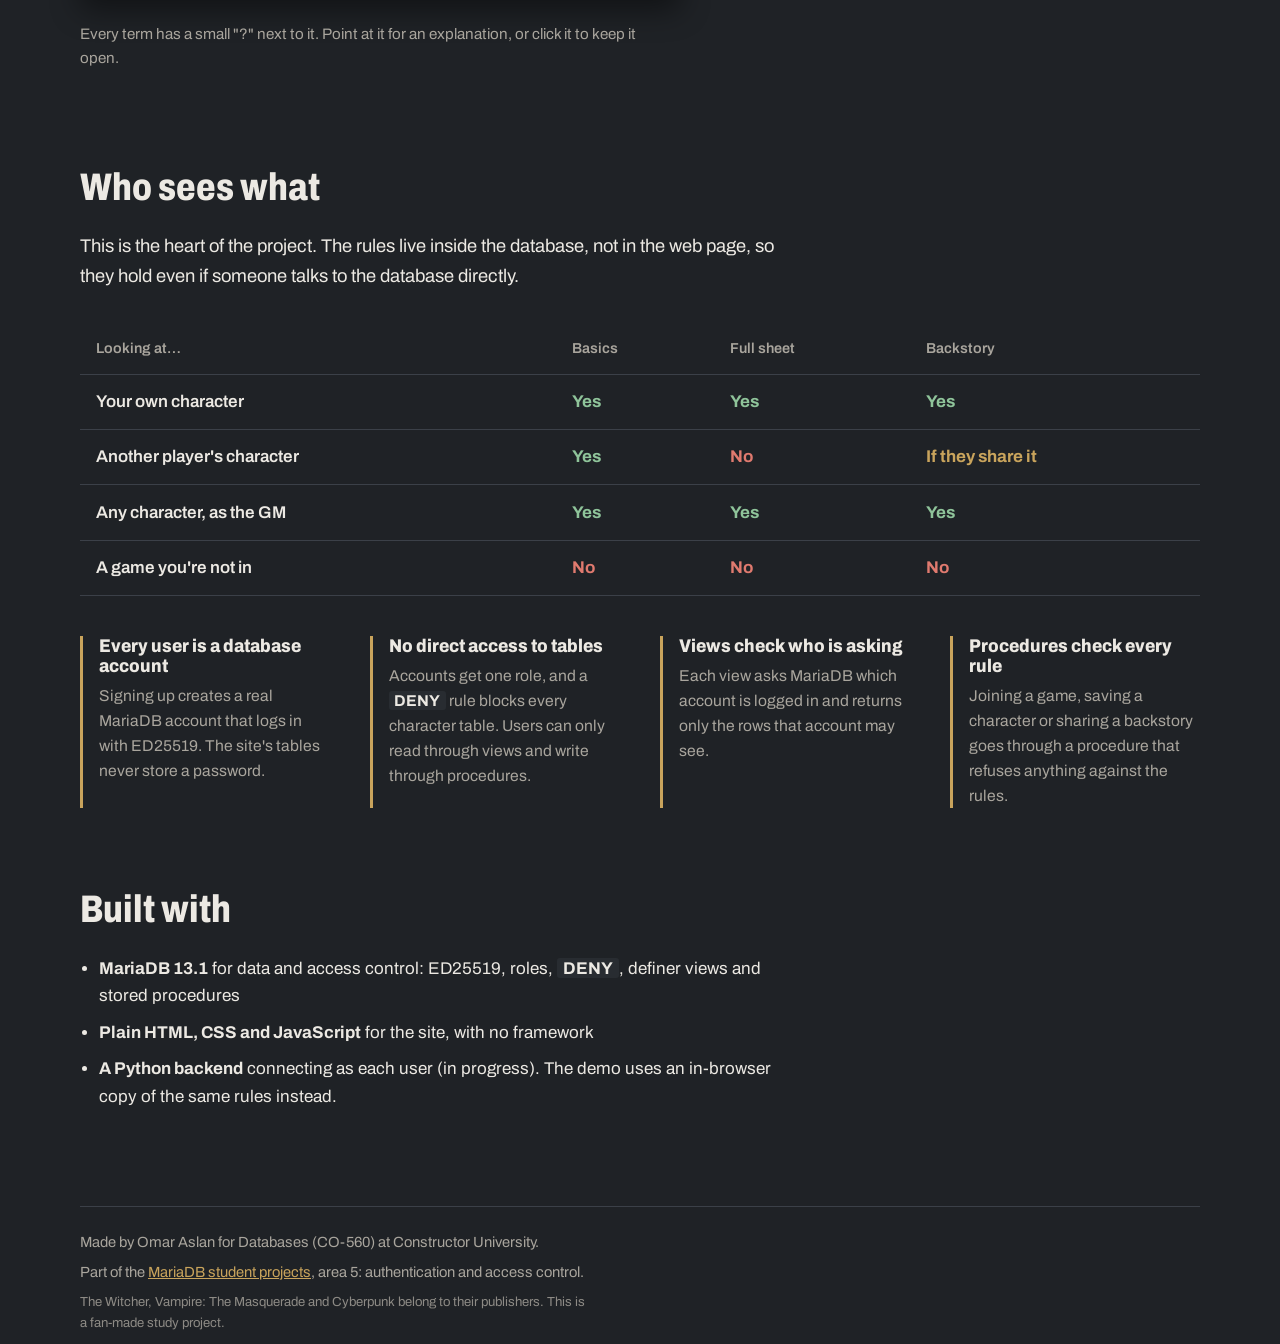
<file: sheet.html>
<!DOCTYPE html>
<html lang="en">
<head>
    <meta charset="UTF-8">
    <meta name="viewport" content="width=device-width, initial-scale=1.0">
    <title>Character sheet</title>
    <link rel="preconnect" href="https://fonts.googleapis.com">
    <link rel="preconnect" href="https://fonts.gstatic.com" crossorigin>
    <link rel="stylesheet" href="https://fonts.googleapis.com/css2?family=Barlow:wght@400;600&family=Barlow+Condensed:ital,wght@0,600;0,700;1,700&family=IBM+Plex+Mono:wght@400;600&family=IBM+Plex+Sans:wght@400;600;700&family=Inter:wght@400;600;700&family=JetBrains+Mono:wght@400;700&family=Source+Sans+3:wght@400;600;700&family=Special+Elite&family=Spectral:wght@500;600;700&display=swap">
    <link rel="stylesheet" href="css/style.css">
    <link rel="stylesheet" href="css/themes.css">
    <script type="module" src="js/sheet.js"></script>
</head>
<body>
    <header class="site-header">
        <a class="home-link" href="index.html">Your games</a>
        <div class="header-tools"><div id="theme-slot"></div><div id="user-slot"></div></div>
    </header>

    <main id="sheet">
        <p class="muted">Loading…</p>
    </main>
</body>
</html>
</file>
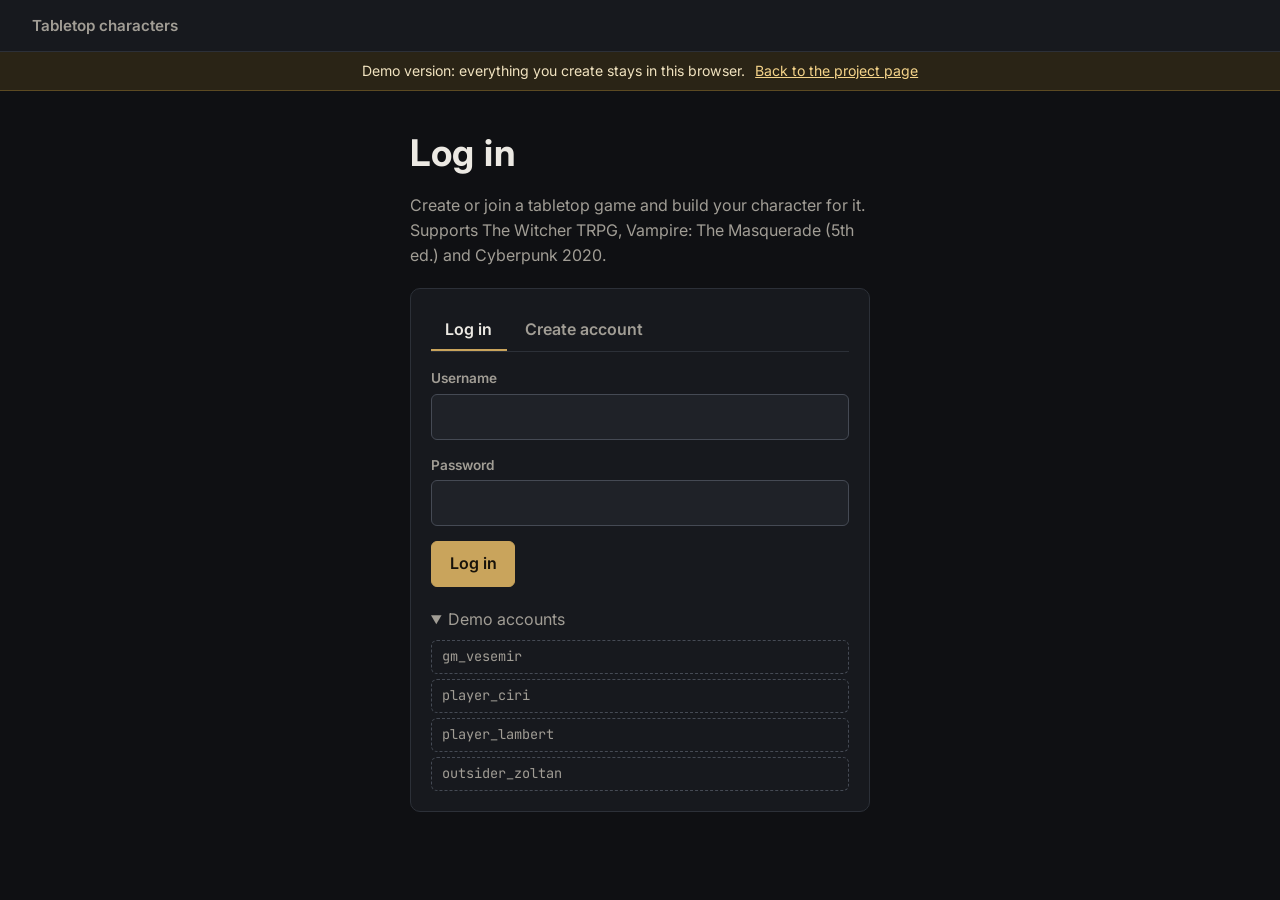
<file: demo/creator.html>
<!DOCTYPE html>
<html lang="en">
<head>
    <meta charset="UTF-8">
    <meta name="viewport" content="width=device-width, initial-scale=1.0">
    <title>New character</title>
    <link rel="preconnect" href="https://fonts.googleapis.com">
    <link rel="preconnect" href="https://fonts.gstatic.com" crossorigin>
    <link rel="stylesheet" href="https://fonts.googleapis.com/css2?family=Barlow:wght@400;600&family=Barlow+Condensed:ital,wght@0,600;0,700;1,700&family=IBM+Plex+Mono:wght@400;600&family=IBM+Plex+Sans:wght@400;600;700&family=Inter:wght@400;600;700&family=JetBrains+Mono:wght@400;700&family=Source+Sans+3:wght@400;600;700&family=Special+Elite&family=Spectral:wght@500;600;700&display=swap">
    <link rel="stylesheet" href="css/style.css">
    <link rel="stylesheet" href="css/themes.css">
    <script type="module" src="js/creator.js"></script>
</head>
<body>
    <header class="site-header">
        <a class="home-link" href="index.html">Your games</a>
        <div class="header-tools"><div id="theme-slot"></div><div id="user-slot"></div></div>
    </header>
    <div class="demo-bar">Demo version: everything you create stays in this browser. <a href="../index.html">Back to the project page</a></div>

    <main id="creator">
        <p class="muted">Loading…</p>
    </main>
</body>
</html>
</file>
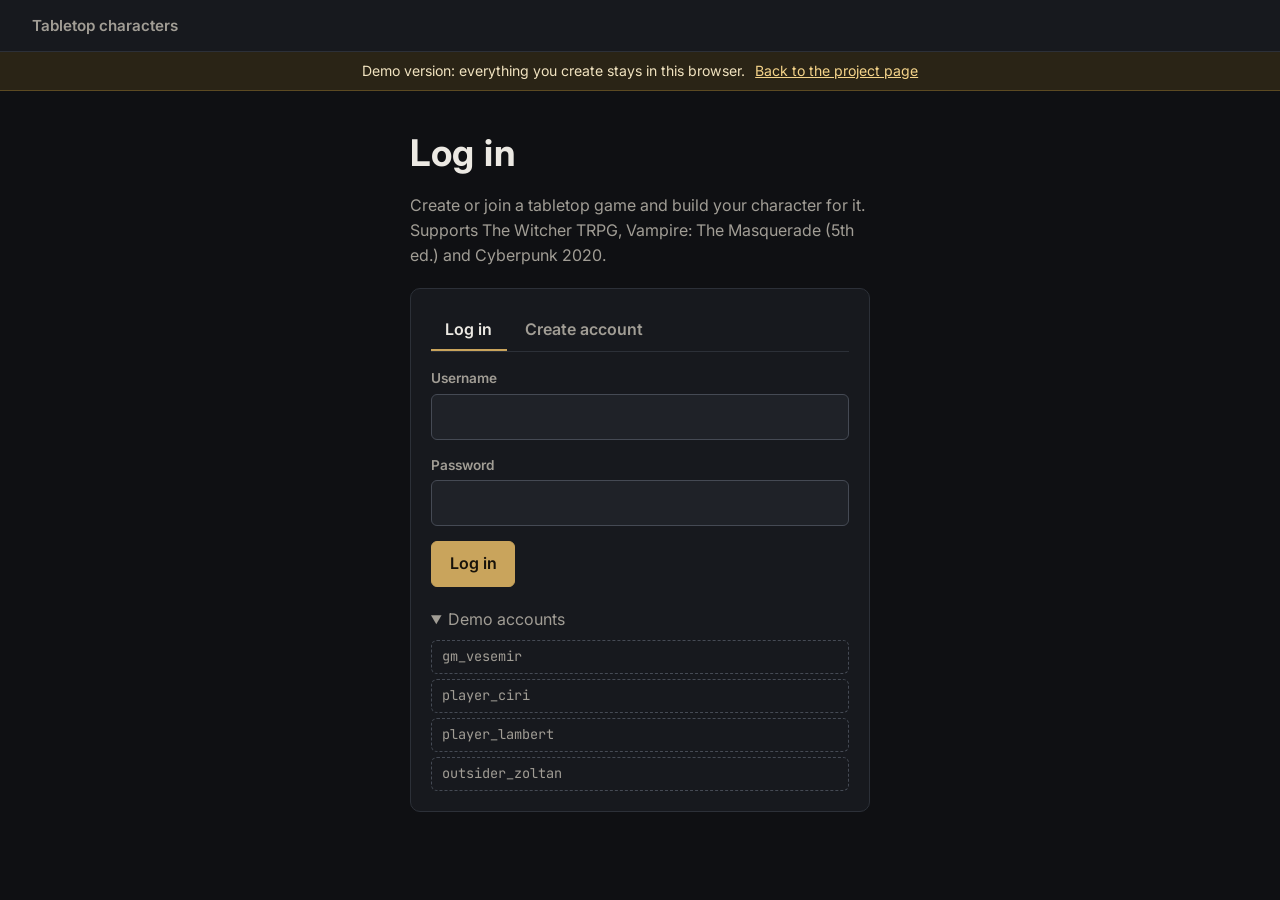
<file: demo/lobby.html>
<!DOCTYPE html>
<html lang="en">
<head>
    <meta charset="UTF-8">
    <meta name="viewport" content="width=device-width, initial-scale=1.0">
    <title>Lobby</title>
    <link rel="preconnect" href="https://fonts.googleapis.com">
    <link rel="preconnect" href="https://fonts.gstatic.com" crossorigin>
    <link rel="stylesheet" href="https://fonts.googleapis.com/css2?family=Barlow:wght@400;600&family=Barlow+Condensed:ital,wght@0,600;0,700;1,700&family=IBM+Plex+Mono:wght@400;600&family=IBM+Plex+Sans:wght@400;600;700&family=Inter:wght@400;600;700&family=JetBrains+Mono:wght@400;700&family=Source+Sans+3:wght@400;600;700&family=Special+Elite&family=Spectral:wght@500;600;700&display=swap">
    <link rel="stylesheet" href="css/style.css">
    <link rel="stylesheet" href="css/themes.css">
    <script type="module" src="js/lobby.js"></script>
</head>
<body>
    <header class="site-header">
        <a class="home-link" href="index.html">Your games</a>
        <div class="header-tools"><div id="theme-slot"></div><div id="user-slot"></div></div>
    </header>
    <div class="demo-bar">Demo version: everything you create stays in this browser. <a href="../index.html">Back to the project page</a></div>

    <main id="lobby">
        <p class="muted">Loading…</p>
    </main>
</body>
</html>
</file>
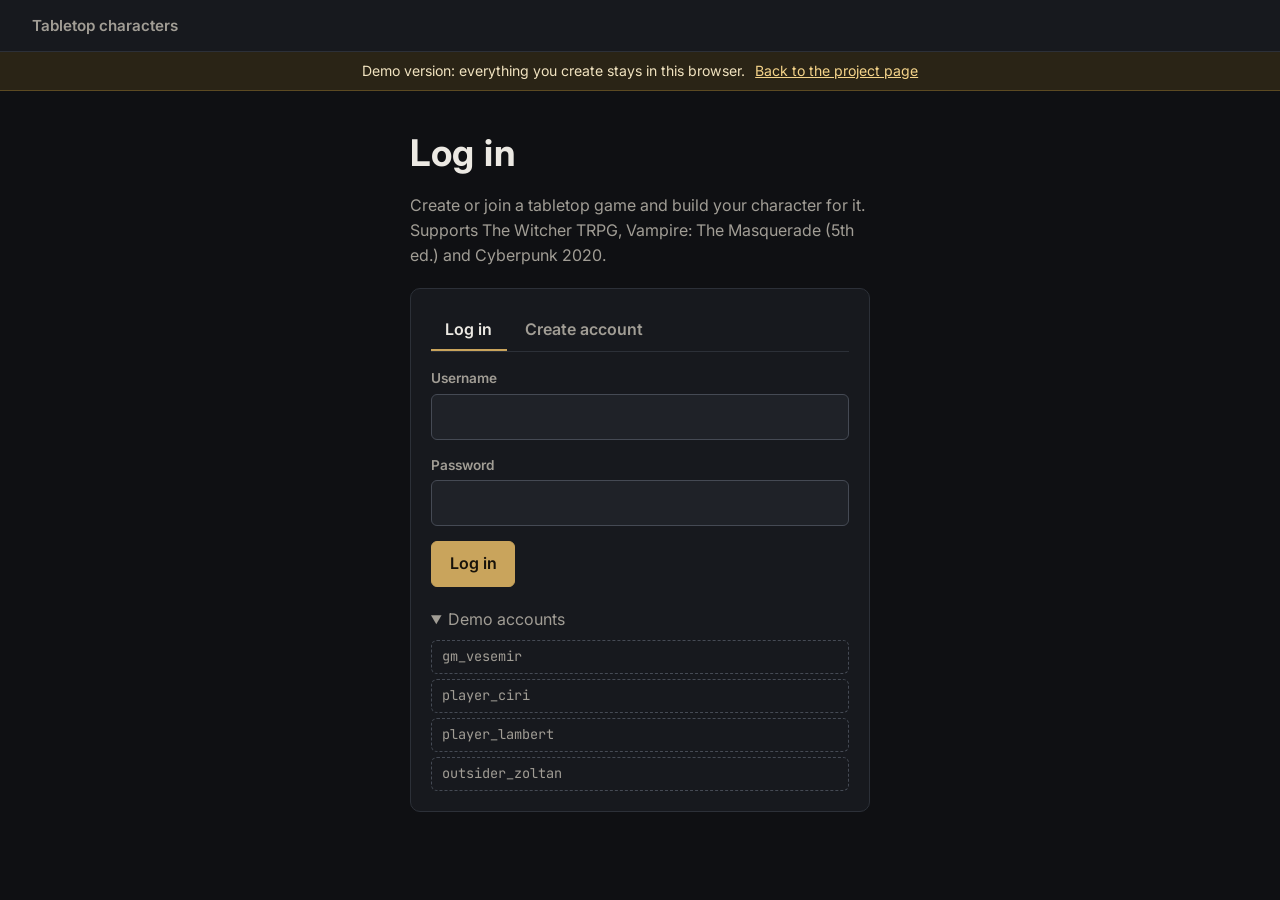
<file: demo/sheet.html>
<!DOCTYPE html>
<html lang="en">
<head>
    <meta charset="UTF-8">
    <meta name="viewport" content="width=device-width, initial-scale=1.0">
    <title>Character sheet</title>
    <link rel="preconnect" href="https://fonts.googleapis.com">
    <link rel="preconnect" href="https://fonts.gstatic.com" crossorigin>
    <link rel="stylesheet" href="https://fonts.googleapis.com/css2?family=Barlow:wght@400;600&family=Barlow+Condensed:ital,wght@0,600;0,700;1,700&family=IBM+Plex+Mono:wght@400;600&family=IBM+Plex+Sans:wght@400;600;700&family=Inter:wght@400;600;700&family=JetBrains+Mono:wght@400;700&family=Source+Sans+3:wght@400;600;700&family=Special+Elite&family=Spectral:wght@500;600;700&display=swap">
    <link rel="stylesheet" href="css/style.css">
    <link rel="stylesheet" href="css/themes.css">
    <script type="module" src="js/sheet.js"></script>
</head>
<body>
    <header class="site-header">
        <a class="home-link" href="index.html">Your games</a>
        <div class="header-tools"><div id="theme-slot"></div><div id="user-slot"></div></div>
    </header>
    <div class="demo-bar">Demo version: everything you create stays in this browser. <a href="../index.html">Back to the project page</a></div>

    <main id="sheet">
        <p class="muted">Loading…</p>
    </main>
</body>
</html>
</file>
<file: site.css>
/* =====================================================================
   site.css - the project page
   One typeface (Archivo, using its width axis), a graphite "table",
   brass for actions. The three sheets in the hero are the only loud part.
   ===================================================================== */

:root {
  color-scheme: dark;
  --table: #1f2226;      /* graphite tabletop */
  --raised: #282c31;
  --line: #3b4048;
  --ink: #ece9e3;
  --muted: #a9a59d;
  --brass: #c9a45c;      /* same action colour as the app's home page */
  --brass-ink: #1b1508;
  --yes: #8fc49a;
  --no: #e07a6f;
  --page: 1120px;
}

*, *::before, *::after { box-sizing: border-box; }
html { -webkit-text-size-adjust: 100%; scroll-behavior: smooth; }
@media (prefers-reduced-motion: reduce) { html { scroll-behavior: auto; } }

body {
  margin: 0;
  background: var(--table);
  color: var(--ink);
  font-family: "Archivo", system-ui, sans-serif;
  font-variation-settings: "wdth" 100;
  font-size: 1.0625rem;
  line-height: 1.6;
}
img { max-width: 100%; height: auto; display: block; }
a { color: var(--brass); }
:focus-visible { outline: 2px solid var(--brass); outline-offset: 3px; }
code { font-family: inherit; font-weight: 700; color: var(--ink); background: var(--raised); padding: 0.05em 0.35em; border-radius: 3px; }
.visually-hidden { position: absolute; width: 1px; height: 1px; overflow: hidden; clip-path: inset(50%); white-space: nowrap; }

h1, h2, h3 { margin: 0; line-height: 1.1; font-weight: 800; }
h1 { font-size: clamp(2.4rem, 6vw, 4.4rem); font-variation-settings: "wdth" 72; letter-spacing: -0.01em; max-width: 13ch; }
h2 { font-size: clamp(1.7rem, 3.4vw, 2.4rem); font-variation-settings: "wdth" 80; margin-bottom: 1.5rem; }
h3 { font-size: 1.15rem; font-variation-settings: "wdth" 90; margin-bottom: 0.4rem; }
p { margin: 0 0 1rem; max-width: 64ch; }

/* ---------------- header ---------------- */
.top {
  display: flex; justify-content: space-between; align-items: center; gap: 1rem; flex-wrap: wrap;
  width: min(var(--page), 100% - 2rem); margin: 0 auto; padding: 1.1rem 0;
}
.top__name { font-weight: 800; font-variation-settings: "wdth" 80; font-size: 1.1rem; }
.top nav { display: flex; gap: 1.25rem; flex-wrap: wrap; }
.top nav a { color: var(--muted); text-decoration: none; font-size: 0.95rem; }
.top nav a:hover { color: var(--ink); }

main { width: min(var(--page), 100% - 2rem); margin: 0 auto; }

/* ---------------- hero ---------------- */
.hero { padding: clamp(2rem, 6vw, 4.5rem) 0 2rem; }
.hero__text > p { font-size: 1.15rem; color: var(--ink); margin-top: 1.25rem; }
.hero__note { font-size: 0.92rem !important; color: var(--muted) !important; }
.actions { display: flex; gap: 0.75rem; flex-wrap: wrap; margin: 1.75rem 0 1rem; }
.btn {
  display: inline-flex; align-items: center; padding: 0.8rem 1.4rem;
  font-weight: 700; font-variation-settings: "wdth" 90; text-decoration: none;
  color: var(--ink); border: 1px solid var(--line); border-radius: 6px; background: var(--raised);
}
.btn:hover { border-color: var(--brass); }
.btn--main { background: var(--brass); border-color: var(--brass); color: var(--brass-ink); }
.btn--main:hover { filter: brightness(1.08); }

/* the three sheets, fanned out like papers on the table */
.table {
  position: relative;
  height: clamp(300px, 46vw, 560px);
  margin-top: clamp(2rem, 5vw, 3.5rem);
}
.sheet {
  position: absolute; top: 0; margin: 0;
  width: min(58%, 640px);
  border-radius: 6px; overflow: hidden;
  box-shadow: 0 18px 40px rgb(0 0 0 / 0.55), 0 2px 0 rgb(255 255 255 / 0.04) inset;
  transform-origin: 50% 100%;
  transition: transform 0.35s ease;
}
.sheet img { width: 100%; }
.sheet figcaption {
  position: absolute; left: 0; bottom: 0; padding: 0.35rem 0.75rem;
  font-weight: 700; font-size: 0.85rem; font-variation-settings: "wdth" 85;
  color: #fff; background: rgb(0 0 0 / 0.72); border-top-right-radius: 6px;
}
.sheet--witcher { left: 0;   transform: rotate(-5deg) translateY(18px); z-index: 1; border: 2px solid #8b0000; }
.sheet--vtm     { left: 21%; transform: rotate(0.5deg); z-index: 2; border: 2px solid #c8202b; }
.sheet--cp      { right: 0;  transform: rotate(5deg) translateY(22px); z-index: 3; border: 2px solid #e1251b; }
.sheet:hover, .sheet:focus-within { z-index: 5; transform: rotate(0deg) translateY(-8px) scale(1.02); }
@media (prefers-reduced-motion: reduce) { .sheet { transition: none; } }
@media (max-width: 640px) {
  .table { height: auto; display: grid; gap: 1rem; }
  .sheet { position: relative; width: 100%; transform: none !important; left: auto; right: auto; }
}

/* ---------------- sections ---------------- */
.block { padding: clamp(3rem, 7vw, 5rem) 0 0; }
.block__note { color: var(--muted); font-size: 0.95rem; margin-top: 1.5rem; }
.lead { font-size: 1.15rem; margin-bottom: 2rem; }

/* how a game works: an actual sequence */
.flow { list-style: none; margin: 0; padding: 0; display: grid; gap: 1px; grid-template-columns: repeat(auto-fit, minmax(min(100%, 230px), 1fr));
  background: var(--line); border: 1px solid var(--line); border-radius: 8px; overflow: hidden; counter-reset: step; }
.flow li { background: var(--table); padding: 1.4rem 1.25rem 1.5rem; counter-increment: step; display: grid; gap: 0.4rem; align-content: start; }
.flow li::before {
  content: counter(step);
  font-size: 2.6rem; font-weight: 800; font-variation-settings: "wdth" 62; line-height: 1; color: var(--brass);
}
.flow strong { font-size: 1.1rem; font-variation-settings: "wdth" 90; }
.flow span { color: var(--muted); }

/* the three games */
.games { display: grid; gap: 2.5rem; }
.game { display: grid; gap: 1.5rem 2.5rem; grid-template-columns: minmax(0, 1.25fr) minmax(0, 1fr); align-items: center; }
.game:nth-child(even) img { order: 2; }
.game img { border-radius: 6px; border: 2px solid var(--frame); box-shadow: 0 12px 30px rgb(0 0 0 / 0.45); }
.game h3 { font-size: clamp(1.4rem, 2.6vw, 1.9rem); font-variation-settings: "wdth" 75; color: var(--frame-ink); margin-bottom: 0.75rem; }
.game--witcher { --frame: #8b0000; --frame-ink: #b0bec5; }
.game--vtm     { --frame: #c8202b; --frame-ink: #e0454f; }
.game--cp      { --frame: #e1251b; --frame-ink: #ff6a5f; }
@media (max-width: 760px) {
  .game { grid-template-columns: 1fr; }
  .game:nth-child(even) img { order: 0; }
}

/* who sees what */
.matrix-wrap { overflow-x: auto; }
.matrix { width: 100%; border-collapse: collapse; min-width: 520px; font-variant-numeric: tabular-nums; }
.matrix th, .matrix td { padding: 0.85rem 1rem; text-align: left; border-bottom: 1px solid var(--line); }
.matrix thead th { font-size: 0.9rem; color: var(--muted); font-weight: 600; }
.matrix tbody th { font-weight: 600; }
.matrix td { font-weight: 700; }
.matrix td.yes { color: var(--yes); }
.matrix td.no { color: var(--no); }
.matrix td.maybe { color: var(--brass); }

.how-enforced { display: grid; gap: 1.5rem 2.5rem; grid-template-columns: repeat(auto-fit, minmax(min(100%, 240px), 1fr)); margin-top: 2.5rem; }
.how-enforced div { border-left: 3px solid var(--brass); padding-left: 1rem; }
.how-enforced p { color: var(--muted); margin: 0; font-size: 0.98rem; }

.built ul { margin: 0; padding-left: 1.2rem; display: grid; gap: 0.6rem; max-width: 70ch; }

/* ---------------- footer ---------------- */
.foot { width: min(var(--page), 100% - 2rem); margin: clamp(4rem, 8vw, 6rem) auto 0; padding: 1.5rem 0 2.5rem; border-top: 1px solid var(--line); color: var(--muted); font-size: 0.92rem; }
.foot p { margin: 0 0 0.4rem; }
.foot__small { font-size: 0.82rem; opacity: 0.8; }
</file>
<file: demo/css/style.css>
/* =====================================================================
   style.css - layout and components shared by every page
   Colours and fonts come from variables. The home page uses the plain
   dark defaults below; css/themes.css swaps the variables per game
   when <body data-system="witcher|vtm|cyberpunk"> is set.
   ===================================================================== */

:root {
  color-scheme: dark;
  --bg: #0f1013;
  --surface: #17191e;
  --surface-2: #1f2228;
  --line: #2c3038;
  --line-strong: #454a54;
  --ink: #ece9e3;
  --muted: #a19d95;
  --accent: #c9a45c;
  --accent-ink: #17120a;
  --danger: #e07a6f;
  --ok: #8fc49a;
  --focus: #f0d28e;

  --font-head: "Inter", system-ui, sans-serif;
  --font-body: "Inter", system-ui, -apple-system, "Segoe UI", sans-serif;
  --font-mono: "JetBrains Mono", ui-monospace, Consolas, monospace;
  --head-case: none;
  --head-spacing: 0.02em;

  --radius: 10px;
  --radius-small: 6px;
  --gap: 1rem;
  --page: 1100px;
}

*, *::before, *::after { box-sizing: border-box; }

/* The hidden attribute must win over any display rule (e.g. .btn's inline-flex) */
[hidden] { display: none !important; }

html { -webkit-text-size-adjust: 100%; }

body {
  margin: 0;
  min-height: 100vh;
  background: var(--bg);
  color: var(--ink);
  font-family: var(--font-body);
  font-size: 1rem;
  line-height: 1.55;
  accent-color: var(--accent);
}

h1, h2, h3, h4 {
  font-family: var(--font-head);
  text-transform: var(--head-case);
  letter-spacing: var(--head-spacing);
  line-height: 1.2;
  margin: 0 0 0.5em;
}
h1 { font-size: clamp(1.6rem, 4vw, 2.3rem); }
h2 { font-size: 1.25rem; }
h3 { font-size: 1.05rem; }
p { margin: 0 0 0.75em; }
a { color: var(--accent); }

:focus-visible { outline: 2px solid var(--focus); outline-offset: 2px; }

.visually-hidden {
  position: absolute !important;
  width: 1px; height: 1px;
  overflow: hidden;
  clip-path: inset(50%);
  white-space: nowrap;
}

.muted { color: var(--muted); }
.mono { font-family: var(--font-mono); }

/* ---------------- page frame ---------------- */
.site-header {
  display: flex;
  align-items: center;
  justify-content: space-between;
  gap: var(--gap);
  padding: 0.85rem clamp(1rem, 4vw, 2rem);
  border-bottom: 1px solid var(--line);
  background: var(--surface);
}
.home-link {
  font-weight: 600;
  font-size: 0.95rem;
  color: var(--muted);
  text-decoration: none;
}
a.home-link:hover { color: var(--ink); }
.header-tools, #user-slot, #theme-slot { display: flex; align-items: center; gap: 0.6rem; }
.school-picker select { padding: 0.3rem 0.5rem; font-size: 0.85rem; width: auto; }
.back-link {
  display: inline-block; margin-bottom: 0.75rem;
  font-size: 0.9rem; color: var(--muted); text-decoration: none;
}
.back-link:hover { color: var(--ink); }
.eyebrow { margin: 0 0 0.2rem; font-size: 0.78rem; letter-spacing: 0.12em; text-transform: uppercase; color: var(--accent); }
.small { font-size: 0.85rem; margin-top: 0.5rem; }
.prewrap { white-space: pre-line; }
.user-chip {
  font-family: var(--font-mono);
  font-size: 0.85rem;
  padding: 0.2rem 0.6rem;
  border: 1px solid var(--line-strong);
  border-radius: 999px;
  color: var(--muted);
}

main {
  width: min(var(--page), 100% - 2rem);
  margin: 0 auto;
  padding: clamp(1.25rem, 4vw, 2.5rem) 0 4rem;
}

/* ---------------- panels ---------------- */
.panel {
  background: var(--surface);
  border: 1px solid var(--line);
  border-radius: var(--radius);
  padding: 1.25rem;
}
.panel__title {
  font-family: var(--font-head);
  text-transform: var(--head-case);
  letter-spacing: var(--head-spacing);
  font-size: 0.95rem;
  color: var(--accent);
  margin: 0 0 0.9rem;
  padding-bottom: 0.5rem;
  border-bottom: 1px solid var(--line);
}

.grid-2, .grid-3, .grid-sheet {
  display: grid;
  gap: var(--gap);
  grid-template-columns: repeat(auto-fit, minmax(min(100%, 320px), 1fr));
}
.grid-3 { grid-template-columns: repeat(auto-fit, minmax(min(100%, 220px), 1fr)); }
.grid-sheet { grid-template-columns: minmax(0, 3fr) minmax(min(100%, 280px), 2fr); }
@media (max-width: 760px) { .grid-sheet { grid-template-columns: 1fr; } }
.stack > * + * { margin-top: var(--gap); }

/* ---------------- forms ---------------- */
.field { display: grid; gap: 0.3rem; margin-bottom: 0.9rem; }
.field label, .field .label { font-size: 0.85rem; font-weight: 600; color: var(--muted); }
.field small { color: var(--muted); font-size: 0.8rem; }

input[type="text"], input[type="password"], input[type="number"], select, textarea {
  width: 100%;
  font: inherit;
  color: var(--ink);
  background: var(--surface-2);
  border: 1px solid var(--line-strong);
  border-radius: var(--radius-small);
  padding: 0.6rem 0.7rem;
}
textarea { min-height: 7rem; resize: vertical; }
input:user-invalid, select:user-invalid { border-color: var(--danger); }

.row { display: flex; gap: 0.6rem; align-items: center; flex-wrap: wrap; }

.btn {
  font: inherit;
  font-weight: 600;
  display: inline-flex;
  align-items: center;
  justify-content: center;
  gap: 0.4rem;
  padding: 0.6rem 1.1rem;
  border-radius: var(--radius-small);
  border: 1px solid var(--line-strong);
  background: var(--surface-2);
  color: var(--ink);
  cursor: pointer;
  text-decoration: none;
}
.btn:hover { border-color: var(--accent); }
.btn--primary { background: var(--accent); border-color: var(--accent); color: var(--accent-ink); }
.btn--primary:hover { filter: brightness(1.08); }
.btn--ghost { background: transparent; }
.btn--small { padding: 0.3rem 0.7rem; font-size: 0.85rem; }
.btn[disabled] { opacity: 0.5; cursor: not-allowed; }

.message {
  padding: 0.6rem 0.8rem;
  border-radius: var(--radius-small);
  border: 1px solid var(--danger);
  color: var(--danger);
  font-size: 0.9rem;
  margin: 0.5rem 0;
}
.message[data-kind="ok"] { border-color: var(--ok); color: var(--ok); }
.message[data-kind="info"] { border-color: var(--line-strong); color: var(--muted); }

/* tabs (login / signup) */
.tabs { display: flex; gap: 0.25rem; margin-bottom: 1rem; border-bottom: 1px solid var(--line); }
.tabs button {
  font: inherit; font-weight: 600;
  background: none; border: 0; color: var(--muted);
  padding: 0.5rem 0.9rem; cursor: pointer;
  border-bottom: 2px solid transparent;
}
.tabs button[aria-selected="true"] { color: var(--ink); border-bottom-color: var(--accent); }

/* ---------------- choice cards (radios / checkboxes) ---------------- */
.choices {
  display: grid;
  gap: 0.75rem;
  grid-template-columns: repeat(auto-fill, minmax(min(100%, 230px), 1fr));
  border: 0; padding: 0; margin: 0 0 1rem;
}
.choices legend { font-weight: 600; color: var(--muted); font-size: 0.85rem; margin-bottom: 0.5rem; padding: 0; }
.choice {
  position: relative;
  display: block;
  padding: 0.9rem 1rem;
  border: 1px solid var(--line-strong);
  border-radius: var(--radius);
  background: var(--surface-2);
  cursor: pointer;
}
.choice input { position: absolute; opacity: 0; inset: 0; margin: 0; cursor: pointer; }
.choice:hover { border-color: var(--accent); }
.choice:has(input:checked) { border-color: var(--accent); box-shadow: inset 0 0 0 2px var(--accent); background: color-mix(in srgb, var(--accent) 10%, var(--surface-2)); }
.choice:has(input:focus-visible) { outline: 2px solid var(--focus); outline-offset: 2px; }
.choice:has(input:disabled) { cursor: not-allowed; border-style: dashed; }
.choice:has(input:disabled) :is(.choice__title, .choice__text) { opacity: 0.5; }
.choice__title { font-family: var(--font-head); font-weight: 700; display: block; margin-bottom: 0.25rem; }
.choice__text { font-size: 0.88rem; color: var(--muted); display: block; }
.choice__why { font-size: 0.85rem; font-weight: 600; color: var(--danger); display: block; margin-top: 0.5rem; }
.choice__extra { margin-top: 0.5rem; }
.group-title { margin: 1.1rem 0 0.5rem; font-size: 0.85rem; color: var(--accent); }

.check-list { display: grid; gap: 0.35rem; grid-template-columns: repeat(auto-fill, minmax(200px, 1fr)); }
.check-list label { display: flex; gap: 0.5rem; align-items: center; font-size: 0.92rem; }

/* ---------------- badges & lists ---------------- */
.badge {
  display: inline-block;
  font-size: 0.72rem;
  font-weight: 700;
  letter-spacing: 0.06em;
  text-transform: uppercase;
  padding: 0.15rem 0.5rem;
  border-radius: 999px;
  border: 1px solid var(--line-strong);
  color: var(--muted);
}
.badge--accent { border-color: var(--accent); color: var(--accent); }

.session-list { list-style: none; padding: 0; margin: 0; display: grid; gap: 0.5rem; }
.session-list a {
  display: flex; justify-content: space-between; align-items: center; gap: 1rem;
  padding: 0.75rem 0.9rem;
  border: 1px solid var(--line);
  border-radius: var(--radius-small);
  color: var(--ink); text-decoration: none;
  background: var(--surface-2);
}
.session-list a:hover { border-color: var(--accent); }

.demo-list { list-style: none; padding: 0; margin: 0.5rem 0 0; display: grid; gap: 0.3rem; }
.demo-list button {
  width: 100%; text-align: left;
  font: inherit; font-size: 0.85rem;
  background: none; border: 1px dashed var(--line-strong); border-radius: var(--radius-small);
  color: var(--muted); padding: 0.35rem 0.6rem; cursor: pointer;
}
.demo-list button:hover { color: var(--ink); border-color: var(--accent); }

/* ---------------- home ---------------- */
.auth { max-width: 460px; margin: 0 auto; }
.auth > p { margin-bottom: 1.25rem; }
.demo { margin-top: 1.25rem; }
.demo summary { color: var(--muted); cursor: pointer; }
.code-input { font-size: 1.4rem; letter-spacing: 0.25em; text-transform: uppercase; }
.choices--compact { grid-template-columns: 1fr; gap: 0.4rem; }
.choices--compact .choice { padding: 0.6rem 0.9rem; }
.choices--list { display: block; }

/* ---------------- lobby ---------------- */
.lobby-head {
  display: flex; flex-wrap: wrap; gap: 1rem;
  justify-content: space-between; align-items: flex-end;
  margin-bottom: 1.5rem;
}
.lobby-head .eyebrow { margin: 0; font-size: 0.8rem; letter-spacing: 0.12em; text-transform: uppercase; color: var(--accent); }
.code-box {
  display: flex; align-items: center; gap: 0.6rem;
  padding: 0.5rem 0.75rem;
  border: 1px solid var(--line-strong);
  border-radius: var(--radius-small);
  background: var(--surface-2);
}
.code-box strong { font-family: var(--font-mono); font-size: 1.25rem; letter-spacing: 0.18em; }

.party { list-style: none; padding: 0; margin: 0; display: grid; gap: 0.5rem; }
.party li {
  display: flex; justify-content: space-between; align-items: center; gap: 0.75rem;
  padding: 0.6rem 0.75rem;
  border: 1px solid var(--line); border-radius: var(--radius-small);
}

.cards {
  display: grid; gap: var(--gap);
  grid-template-columns: repeat(auto-fill, minmax(min(100%, 260px), 1fr));
}
.char-card {
  display: grid; grid-template-columns: auto 1fr; gap: 0.9rem; align-items: start;
  padding: 1rem;
  border: 1px solid var(--line-strong);
  border-radius: var(--radius);
  background: var(--surface-2);
}
.char-card h3 { margin: 0; }
.char-card .meta { font-size: 0.85rem; color: var(--muted); }
.char-card .lore { font-size: 0.88rem; margin-top: 0.5rem; }
.char-card .actions { grid-column: 1 / -1; display: flex; gap: 0.5rem; flex-wrap: wrap; }

.portrait {
  width: 64px; height: 64px;
  display: grid; place-items: center;
  border: 2px solid var(--accent);
  border-radius: 50%;
  background: var(--surface);
  font-family: var(--font-head);
  font-size: 1.3rem; font-weight: 700;
  color: var(--accent);
}

.locked {
  display: flex; gap: 0.5rem; align-items: center;
  font-size: 0.85rem; color: var(--muted);
  border: 1px dashed var(--line-strong);
  border-radius: var(--radius-small);
  padding: 0.6rem 0.75rem;
}

.visibility-note { font-size: 0.85rem; color: var(--muted); }
.visibility-note ul { margin: 0.4rem 0 0; padding-left: 1.1rem; }

/* ---------------- wizard ---------------- */
.steps {
  list-style: none; margin: 0 0 1.5rem; padding: 0;
  display: grid; gap: 0.35rem;
  grid-template-columns: repeat(auto-fit, minmax(110px, 1fr));
  counter-reset: step;
}
.steps button {
  width: 100%;
  font: inherit; font-size: 0.82rem; font-weight: 600;
  text-align: left;
  background: var(--surface);
  color: var(--muted);
  border: 1px solid var(--line);
  border-top: 3px solid var(--line);
  padding: 0.45rem 0.6rem;
  cursor: pointer;
  counter-increment: step;
}
.steps__num { display: block; font-size: 0.7rem; font-weight: 600; letter-spacing: 0.06em; text-transform: uppercase; opacity: 0.8; }
.steps button[data-done="true"] { color: var(--ink); border-top-color: var(--ok); }
.steps button[aria-current="step"] {
  color: var(--accent-ink); background: var(--accent);
  border-color: var(--accent); border-top-color: var(--accent);
}
.steps button:disabled { cursor: not-allowed; opacity: 0.55; }

.step[hidden] { display: none; }
.step-nav {
  display: flex; justify-content: space-between; gap: 0.75rem; flex-wrap: wrap;
  margin-top: 1.5rem; padding-top: 1rem; border-top: 1px solid var(--line);
}

.pool {
  display: inline-flex; gap: 0.4rem; align-items: baseline;
  font-family: var(--font-mono);
  padding: 0.3rem 0.7rem;
  border: 1px solid var(--line-strong); border-radius: var(--radius-small);
}
.pool[data-state="over"] { border-color: var(--danger); color: var(--danger); }
.pool[data-state="done"] { border-color: var(--ok); color: var(--ok); }

.stepper-grid { display: grid; gap: 0.6rem; grid-template-columns: repeat(auto-fill, minmax(min(100%, 230px), 1fr)); }
.stepper {
  display: grid; grid-template-columns: 1fr auto; align-items: center; gap: 0.5rem;
  padding: 0.5rem 0.7rem;
  border: 1px solid var(--line); border-radius: var(--radius-small);
  background: var(--surface-2);
}
.stepper__label { font-size: 0.9rem; }
.stepper__label small { display: block; color: var(--muted); font-size: 0.75rem; }
.stepper__control { display: flex; align-items: center; gap: 0.25rem; }
.stepper__control button {
  width: 2rem; height: 2rem;
  font: inherit; font-weight: 700;
  border: 1px solid var(--line-strong); border-radius: var(--radius-small);
  background: var(--surface); color: var(--ink); cursor: pointer;
}
.stepper__control button:disabled { opacity: 0.35; cursor: not-allowed; }
.stepper__control output {
  min-width: 2.2rem; text-align: center;
  font-family: var(--font-mono); font-size: 1.1rem; font-weight: 700;
}

.derived { display: grid; gap: 0.5rem; grid-template-columns: repeat(auto-fill, minmax(90px, 1fr)); }
.derived div {
  text-align: center; padding: 0.4rem;
  border: 1px solid var(--line); border-radius: var(--radius-small);
}
.derived dt { font-size: 0.7rem; letter-spacing: 0.08em; color: var(--muted); }
.derived dd { margin: 0; font-family: var(--font-mono); font-weight: 700; }

.dice-result { font-family: var(--font-mono); font-size: 1.6rem; font-weight: 700; color: var(--accent); }

.review dl { display: grid; grid-template-columns: max-content 1fr; gap: 0.25rem 1rem; margin: 0; }
.review dt { color: var(--muted); }
.review dd { margin: 0; }

/* ---------------- character sheet ---------------- */
.sheet { display: grid; gap: var(--gap); }
.sheet-head {
  display: grid; gap: 1.25rem;
  grid-template-columns: auto 1fr;
  align-items: center;
}
.sheet-head .portrait { width: 96px; height: 96px; font-size: 2rem; }
.sheet-head dl { display: grid; grid-template-columns: repeat(auto-fill, minmax(140px, 1fr)); gap: 0.4rem 1rem; margin: 0.5rem 0 0; }
.sheet-head dt { font-size: 0.7rem; letter-spacing: 0.1em; text-transform: uppercase; color: var(--muted); }
.sheet-head dd { margin: 0; font-weight: 600; }

.stat-row { display: grid; gap: 0.5rem; grid-template-columns: repeat(auto-fill, minmax(76px, 1fr)); }
.stat {
  text-align: center;
  border: 1px solid var(--line-strong);
  border-radius: var(--radius-small);
  padding: 0.5rem 0.25rem;
  background: var(--surface-2);
}
.stat__label { display: block; font-size: 0.72rem; font-weight: 700; letter-spacing: 0.1em; color: var(--muted); }
.stat__value { display: block; font-family: var(--font-mono); font-size: 1.5rem; font-weight: 700; }

.skill-groups { display: grid; gap: var(--gap); grid-template-columns: repeat(auto-fill, minmax(min(100%, 220px), 1fr)); }
.skill-groups h3 { font-size: 0.8rem; color: var(--accent); margin-bottom: 0.4rem; }
.skill-groups ul { list-style: none; margin: 0; padding: 0; }
.skill-groups li {
  display: flex; justify-content: space-between; gap: 0.5rem;
  padding: 0.25rem 0; border-bottom: 1px solid var(--line); font-size: 0.92rem;
}
.skill-groups li span:last-child { font-family: var(--font-mono); font-weight: 700; }

.toggle { display: inline-flex; gap: 0.5rem; align-items: center; font-size: 0.9rem; }

.empty { color: var(--muted); font-style: italic; }

@media (max-width: 560px) {
  .sheet-head { grid-template-columns: 1fr; text-align: center; justify-items: center; }
  .site-header { flex-wrap: wrap; }
}


/* ---------------- dots, boxes, traits (sheets + creators) ---------------- */
.dots { display: inline-flex; gap: 4px; flex-shrink: 0; }
.dots i {
  width: 11px; height: 11px;
  border: 1px solid var(--accent);
  border-radius: 50%;
  display: inline-block;
}
.dots i.on { background: var(--accent); }
.boxes { display: inline-flex; gap: 3px; flex-wrap: wrap; }
.boxes i { width: 13px; height: 13px; border: 1px solid var(--line-strong); display: inline-block; }
.boxes i.on { background: var(--accent); border-color: var(--accent); }

.trait {
  display: flex; justify-content: space-between; align-items: center; gap: 0.75rem;
  padding: 0.3rem 0;
}
.trait + .trait { border-top: 1px solid var(--line); }
.specialty { display: block; font-size: 0.75rem; color: var(--muted); }

.dot-picker { border: 0; padding: 0.3rem 0; margin: 0; display: flex; justify-content: space-between; align-items: center; gap: 0.75rem; }
.dot-picker + .dot-picker { border-top: 1px solid var(--line); }
.dot-picker legend { float: left; padding: 0; font-size: 0.95rem; }
.dot-picker legend small { color: var(--muted); }
.dot-picker__dots { display: inline-flex; align-items: center; gap: 2px; }
.dot-picker__dot, .dot-picker__clear { position: relative; display: inline-grid; place-items: center; width: 22px; height: 22px; cursor: pointer; }
.dot-picker__dot input, .dot-picker__clear input { position: absolute; opacity: 0; inset: 0; margin: 0; cursor: pointer; }
.dot-picker__dot::before {
  content: ""; width: 13px; height: 13px;
  border: 1px solid var(--accent); border-radius: 50%;
}
.dot-picker__dot.on::before { background: var(--accent); }
.dot-picker__dot:hover::before { box-shadow: 0 0 0 2px var(--line-strong); }
.dot-picker__dot:has(input:focus-visible), .dot-picker__clear:has(input:focus-visible) { outline: 2px solid var(--focus); }
.dot-picker__dot:has(input:disabled) { cursor: not-allowed; opacity: 0.4; }
.dot-picker__clear { color: var(--muted); font-size: 0.85rem; }

.attr-grid { display: grid; gap: 1.25rem; grid-template-columns: repeat(auto-fit, minmax(min(100%, 240px), 1fr)); }

.spread { border-collapse: collapse; margin: 0.5rem 0 1rem; font-size: 0.9rem; }
.spread th, .spread td { border: 1px solid var(--line); padding: 0.25rem 0.6rem; text-align: center; }
.spread th { text-align: left; color: var(--muted); font-weight: 600; }
.spread td.ok { color: var(--ok); font-weight: 700; }
.spread td.over { color: var(--danger); font-weight: 700; }

.adv-row { display: grid; grid-template-columns: 1fr 5.5rem auto; gap: 0.4rem; margin-bottom: 0.4rem; }
.conviction { margin-bottom: 0.25rem; }

.sheet-toolbar { display: flex; justify-content: space-between; align-items: center; gap: 1rem; flex-wrap: wrap; }
.sheet-head h1 { margin: 0; }

/* ---------------- printing a sheet ---------------- */
@media print {
  :root, body { --bg: #fff; --surface: #fff; --surface-2: #fff; --ink: #000; --muted: #444; --line: #999; --line-strong: #666; background: #fff !important; color: #000; }
  .site-header, .sheet-toolbar, .no-print, .message { display: none !important; }
  main { width: 100%; padding: 0; }
  .panel { break-inside: avoid; box-shadow: none !important; clip-path: none !important; }
}

/* system tags on the home page list */
.system-badge[data-system-badge="witcher"] { border-color: #8a96a3; color: #b7c2cd; }
.system-badge[data-system-badge="vtm"] { border-color: #a3222b; color: #e0535c; }
.system-badge[data-system-badge="cyberpunk"] { border-color: #e1251b; color: #ff6a5f; }


/* ---------------- explanations: "?" buttons and the bubble ---------------- */
.info {
  display: inline-grid; place-items: center;
  width: 1.15rem; height: 1.15rem; margin-left: 0.35rem;
  padding: 0; vertical-align: 0.1em;
  font: 700 0.72rem/1 var(--font-body);
  color: var(--muted); background: transparent;
  border: 1px solid currentColor; border-radius: 50%;
  cursor: help;
  position: relative; z-index: 2;   /* above the invisible radio inside choice cards */
}
.info:hover, .info:focus-visible, .info[aria-expanded="true"] { color: var(--accent-ink); background: var(--accent); border-color: var(--accent); }
.tip {
  position: fixed; z-index: 1000;
  max-width: min(320px, calc(100vw - 16px));
  padding: 0.6rem 0.75rem;
  background: #111316; color: #f1efea;
  border: 1px solid #3a3f47; border-radius: 6px;
  box-shadow: 0 8px 24px rgb(0 0 0 / 0.45);
  font: 400 0.88rem/1.45 var(--font-body);
  text-transform: none; letter-spacing: normal;
}
.tip strong { display: block; margin-bottom: 0.2rem; font-weight: 700; }

/* ---------------- small additions to the controls ---------------- */
.cost-tag {
  display: inline-block; margin-left: 0.35rem; padding: 0 0.3rem;
  font-size: 0.7rem; font-weight: 700; border: 1px solid var(--line-strong); border-radius: 3px; color: var(--muted);
}
.stepper--set { border-color: var(--accent); }
.stepper__control output, .pool, .derived dd, .stat__value, .dots-num, .dot-picker__value, .dice-result { font-variant-numeric: tabular-nums; }
.choices legend .count, legend .count { font-weight: 400; color: var(--muted); margin-left: 0.4rem; }
.check-list label .info { margin-left: 0; }

.dots-wrap { display: inline-flex; align-items: center; gap: 0.5rem; }
.dots-num { min-width: 1ch; font-weight: 700; font-size: 0.9rem; }
.dot-picker__value { min-width: 1.4rem; text-align: right; font-weight: 700; font-size: 1rem; margin-left: 0.3rem; }
.dot-picker__clear { width: 22px; height: 22px; font-size: 0.75rem; font-weight: 700; }
.dot-picker__clear span { display: grid; place-items: center; width: 16px; height: 16px; border: 1px dashed var(--line-strong); border-radius: 50%; }
.dot-picker__clear:has(input:checked) span { border-style: solid; border-color: var(--accent); color: var(--accent); }

.spread-status { list-style: none; display: flex; flex-wrap: wrap; gap: 0.5rem; padding: 0; margin: 0.5rem 0 1rem; }
.spread-status li {
  display: grid; padding: 0.4rem 0.8rem; min-width: 6.5rem;
  border: 1px solid var(--line-strong); border-radius: var(--radius-small); background: var(--surface-2);
}
.spread-status__level { font-size: 0.78rem; color: var(--muted); }
.spread-status__count { font-weight: 700; font-size: 1.05rem; }
.spread-status li[data-state="done"] { border-color: var(--ok); }
.spread-status li[data-state="done"] .spread-status__count { color: var(--ok); }
.spread-status li[data-state="over"] { border-color: var(--danger); }
.spread-status li[data-state="over"] .spread-status__count { color: var(--danger); }

/* Male / Female */
.segmented { border: 0; padding: 0; margin: 0 0 0.9rem; min-width: 0; }
.segmented legend { padding: 0; margin-bottom: 0.3rem; }
.segmented__options { display: grid; grid-template-columns: 1fr 1fr; gap: 0.4rem; }
.segmented__options label { position: relative; cursor: pointer; }
.segmented__options input { position: absolute; opacity: 0; inset: 0; margin: 0; cursor: pointer; }
.segmented__options span {
  display: block; text-align: center; padding: 0.6rem 0.7rem;
  border: 1px solid var(--line-strong); border-radius: var(--radius-small); background: var(--surface-2); font-weight: 600;
}
.segmented__options input:checked + span { border-color: var(--accent); background: var(--accent); color: var(--accent-ink); }
.segmented__options input:focus-visible + span { outline: 2px solid var(--focus); outline-offset: 2px; }

.grid-2, .grid-3 { align-items: start; }
.row--end { align-items: flex-end; }
.row--end .field { margin-bottom: 0; }
.input-with-button { display: grid; grid-template-columns: 1fr auto; gap: 0.4rem; }
.input-with-button .btn { padding-block: 0; }
.field-note { font-size: 0.85rem; color: var(--muted); margin: -0.4rem 0 0.9rem; }
.visibility-pick { border: 0; padding: 0; margin: 0 0 1rem; display: flex; flex-wrap: wrap; gap: 0.5rem 1.5rem; }
.visibility-pick legend { padding: 0; margin-bottom: 0.4rem; width: 100%; }
.tag-list { display: flex; flex-wrap: wrap; gap: 0.3rem; margin-bottom: 0.4rem; }
.tag { display: inline-flex; align-items: center; padding: 0.1rem 0.45rem; border: 1px solid var(--line-strong); border-radius: 4px; font-weight: 600; color: var(--ink); font-size: 0.82rem; }
.bane { display: block; }
.adv-row { grid-template-columns: minmax(0, 1fr) 7rem auto; align-items: center; }
.adv-row__tools { display: inline-flex; align-items: center; gap: 0.25rem; }
.adv-row__custom { grid-column: 1 / -1; }
.spec-field .field { margin-bottom: 0.4rem; }

/* ---------------- dropdowns ----------------
   Browsers that support customizable <select> (appearance: base-select)
   get a list styled like the rest of the page; the others keep their
   normal dropdown. */
@supports (appearance: base-select) {
  select, select::picker(select) { appearance: base-select; }
  select { display: flex; align-items: center; justify-content: space-between; gap: 0.5rem; cursor: pointer; }
  select::picker-icon { color: var(--muted); transition: rotate 0.15s; }
  select:open::picker-icon { rotate: 180deg; }
  select::picker(select) {
    margin-top: 4px; padding: 0.3rem;
    max-height: min(22rem, 60vh);
    background: var(--surface); color: var(--ink);
    border: 1px solid var(--line-strong); border-radius: var(--radius-small);
    box-shadow: 0 10px 28px rgb(0 0 0 / 0.4);
  }
  select option {
    padding: 0.5rem 0.7rem; border-radius: calc(var(--radius-small) - 2px);
    border-left: 3px solid transparent;
  }
  select option::checkmark { display: none; }
  select option:hover, select option:focus-visible { background: var(--surface-2); }
  select option:checked { border-left-color: var(--accent); font-weight: 700; }
  select optgroup { font-weight: 700; color: var(--muted); font-size: 0.8rem; padding: 0.4rem 0.4rem 0; }
  select optgroup option { font-size: 1rem; color: var(--ink); font-weight: 400; }
  .school-picker select { min-width: 12rem; }
}
/* "?" on coloured labels takes the label's own colour */
.stat__label .info, .panel__title .info { color: inherit; border-color: currentColor; }

/* "?" sits on the text's centre line, whatever the font */
.choice__title, .stepper__name, .field > label, legend, .panel__title, h2, h3, .stat__label, .derived dt, .trait > span:first-child, .skill-groups li > span:first-child, .sheet-head dt {
  display: flex; align-items: center; flex-wrap: wrap; gap: 0 0.35rem;
}
.stat__label, .derived dt { justify-content: center; }
.info { margin-left: 0; vertical-align: middle; flex-shrink: 0; }
.trait > span:first-child .specialty, .stepper__label small { flex-basis: 100%; }

/* Witcher racial perks: one block per perk */
.perks-label { display: block; margin: 0.75rem 0 0.4rem; padding-top: 0.6rem; border-top: 1px solid var(--line);
  font-size: 0.72rem; font-weight: 700; letter-spacing: 0.1em; text-transform: uppercase; color: var(--muted); }
.perk { display: block; margin-bottom: 0.6rem; line-height: 1.45; }
.perk:last-child { margin-bottom: 0; }
.perk strong { display: block; color: var(--ink); margin-bottom: 0.1rem; }

/* number fields: no spinner arrows */
input[type="number"] { appearance: textfield; -moz-appearance: textfield; }
input[type="number"]::-webkit-inner-spin-button, input[type="number"]::-webkit-outer-spin-button { -webkit-appearance: none; margin: 0; }

/* refinements */
.info { margin-left: 0.3rem; }
:is(.choice__title, .stepper__name, .field > label, legend, .panel__title, h2, h3, .stat__label, .derived dt,
  .trait > span:first-child, .skill-groups li > span:first-child, .sheet-head dt) > .info { margin-left: 0; }
.stepper__name { flex-wrap: nowrap; align-items: center; }
.stepper__name > span:first-child { min-width: 0; }
.stepper-grid { grid-template-columns: repeat(auto-fill, minmax(min(100%, 250px), 1fr)); }
.cost-tag { margin-left: 0; flex-shrink: 0; }
h2 .pool, h3 .pool { font-size: 0.85rem; font-weight: 600; text-transform: none; letter-spacing: 0; font-style: normal; }
.review { margin-top: 1.5rem; padding-top: 1rem; border-top: 1px solid var(--line); }
#add-conv, [data-add] { margin: 0.25rem 0 1.25rem; }
.toggle { margin-top: 0.25rem; }
.stat-row { grid-template-columns: repeat(auto-fill, minmax(84px, 1fr)); }
.stepper__label small { display: flex; align-items: center; gap: 0.4rem; margin-top: 0.15rem; }
/* stepper names wrap like text, so the "?" follows the last word */
.stepper__name { display: block; }
.stepper .stepper__label .stepper__name > .info { margin-left: 0.35rem; vertical-align: -0.15em; }
.nowrap { white-space: nowrap; }
.stepper .stepper__label .stepper__name .nowrap > .info { margin-left: 0.35rem; vertical-align: -0.15em; }

/* ---------------- notes under dropdowns ---------------- */
.option-note {
  margin: 0.15rem 0 0; padding: 0.45rem 0.65rem;
  font-size: 0.88rem; line-height: 1.45; color: var(--ink);
  background: var(--surface-2); border-left: 3px solid var(--accent); border-radius: 0 var(--radius-small) var(--radius-small) 0;
}
.adv-row__note { grid-column: 1 / -1; margin-bottom: 0.4rem; }
.row--end .field:has(.option-note) { align-self: flex-start; }

/* ---------------- Witcher: Vigor and profession summary ---------------- */
.vigor-chip {
  display: inline-flex; align-items: baseline; gap: 0.35rem; margin-top: 0.45rem;
  padding: 0.15rem 0.55rem; border: 1px solid var(--line-strong); border-radius: 999px;
  font-size: 0.8rem; font-weight: 600; letter-spacing: 0.04em; text-transform: uppercase; color: var(--ink);
}
.vigor-chip strong { font-size: 1rem; color: var(--accent); }
.vigor-chip[data-vigor="0"] strong { color: var(--muted); }
.prof-summary { display: grid; gap: 0.75rem; grid-template-columns: repeat(auto-fit, minmax(min(100%, 260px), 1fr)); margin: 0.5rem 0 1.5rem; }
.prof-summary__item {
  display: grid; grid-template-columns: auto 1fr; grid-template-rows: auto auto; gap: 0.1rem 0.9rem; align-items: center;
  padding: 0.75rem 0.9rem; border: 1px solid var(--line-strong); border-radius: var(--radius); background: var(--surface-2);
}
.prof-summary__label { grid-column: 1 / -1; display: flex; align-items: center; font-size: 0.75rem; font-weight: 700; letter-spacing: 0.1em; text-transform: uppercase; color: var(--muted); }
.prof-summary__value { font-family: var(--font-head); font-size: 2rem; font-weight: 700; line-height: 1; color: var(--accent); }
.prof-summary__value--text { font-size: 1.15rem; }
.prof-summary__text { font-size: 0.88rem; color: var(--ink); }

/* ---------------- Witcher sheet ---------------- */
.w-stats { display: grid; gap: 0.6rem; grid-template-columns: repeat(auto-fill, minmax(96px, 1fr)); }
.w-stat {
  display: grid; justify-items: center; gap: 0.1rem; padding: 0.6rem 0.4rem 0.5rem;
  border: 1px solid var(--line-strong); border-radius: var(--radius); background: var(--bg);
}
.w-stat__label { display: flex; align-items: center; gap: 0.3rem; font-size: 0.78rem; font-weight: 700; letter-spacing: 0.12em; color: var(--accent); }
.w-stat__value { font-family: var(--font-head); font-size: 2.1rem; font-weight: 700; line-height: 1.05; font-variant-numeric: tabular-nums; }
.w-stat__name { font-size: 0.78rem; color: var(--muted); }

.derived-groups { display: grid; gap: var(--gap); grid-template-columns: repeat(auto-fit, minmax(min(100%, 230px), 1fr)); }
.derived-group { background: var(--surface); border: 1px solid var(--line); border-radius: var(--radius); padding: 1rem 1.1rem; }
.derived-group h3 { font-size: 0.8rem; letter-spacing: 0.1em; text-transform: uppercase; color: var(--accent); margin-bottom: 0.6rem; font-family: var(--font-body); }
.derived-group dl { margin: 0; display: grid; gap: 0.35rem; }
.derived-group dl div { display: flex; justify-content: space-between; align-items: baseline; gap: 1rem; padding-bottom: 0.3rem; border-bottom: 1px solid var(--line); }
.derived-group dl div:last-child { border-bottom: 0; padding-bottom: 0; }
.derived-group dt { display: flex; align-items: center; color: var(--ink); }
.derived-group dd { margin: 0; font-weight: 700; font-size: 1.1rem; font-variant-numeric: tabular-nums; }

.skill-blocks { columns: 3 260px; column-gap: 1.75rem; }
.skill-block { break-inside: avoid; margin-bottom: 1.25rem; }
.skill-block h3 { display: flex; align-items: baseline; justify-content: space-between; font-size: 1rem; color: var(--accent);
  padding-bottom: 0.3rem; border-bottom: 1px solid var(--line-strong); margin-bottom: 0.2rem; }
.skill-block h3 .muted { font-family: var(--font-body); font-size: 0.8rem; font-weight: 600; letter-spacing: 0.06em; }
.skill-table { width: 100%; border-collapse: collapse; font-variant-numeric: tabular-nums; }
.skill-table thead th { font-size: 0.7rem; font-weight: 600; letter-spacing: 0.08em; text-transform: uppercase; color: var(--muted); text-align: right; padding: 0.25rem 0; }
.skill-table thead th:first-child { text-align: left; }
.skill-table thead th .info { width: 0.95rem; height: 0.95rem; font-size: 0.62rem; }
.skill-table tbody th { text-align: left; font-weight: 400; padding: 0.35rem 0; }
.skill-table td { text-align: right; padding: 0.35rem 0 0.35rem 0.75rem; font-weight: 700; width: 3.2rem; }
.skill-table td.base { color: var(--accent); }
.skill-table tbody tr + tr { border-top: 1px solid var(--line); }

.life-list { margin: 0; display: grid; gap: 0.5rem; }
.life-list div { display: grid; grid-template-columns: 8rem 1fr; gap: 1rem; }
.life-list dt { color: var(--muted); }
.life-list dd { margin: 0; }
@media (max-width: 560px) { .life-list div { grid-template-columns: 1fr; gap: 0; } }

/* on sheets the "?" stays quiet until you point at it */
.sheet .info { opacity: 0.55; }
.sheet .info:hover, .sheet .info:focus-visible, .sheet .info[aria-expanded="true"] { opacity: 1; }
@media print { .info { display: none !important; } }
.choice__extra .vigor-chip { display: flex; width: fit-content; }
.choice__extra strong .info { font-weight: 700; }
.field > .option-note { margin-top: 0.15rem; }

/* demo version only */
.demo-bar { padding: 0.5rem clamp(1rem, 4vw, 2rem); font-size: 0.88rem; text-align: center; background: #2a2416; color: #f0e2bf; border-bottom: 1px solid #5c4a22; }
.demo-bar a { color: #f5d48a; margin-left: 0.4rem; }
</file>
<file: css/style.css>
/* =====================================================================
   style.css - layout and components shared by every page
   Colours and fonts come from variables. The home page uses the plain
   dark defaults below; css/themes.css swaps the variables per game
   when <body data-system="witcher|vtm|cyberpunk"> is set.
   ===================================================================== */

:root {
  color-scheme: dark;
  --bg: #0f1013;
  --surface: #17191e;
  --surface-2: #1f2228;
  --line: #2c3038;
  --line-strong: #454a54;
  --ink: #ece9e3;
  --muted: #a19d95;
  --accent: #c9a45c;
  --accent-ink: #17120a;
  --danger: #e07a6f;
  --ok: #8fc49a;
  --focus: #f0d28e;

  --font-head: "Inter", system-ui, sans-serif;
  --font-body: "Inter", system-ui, -apple-system, "Segoe UI", sans-serif;
  --font-mono: "JetBrains Mono", ui-monospace, Consolas, monospace;
  --head-case: none;
  --head-spacing: 0.02em;

  --radius: 10px;
  --radius-small: 6px;
  --gap: 1rem;
  --page: 1100px;
}

*, *::before, *::after { box-sizing: border-box; }

/* The hidden attribute must win over any display rule (e.g. .btn's inline-flex) */
[hidden] { display: none !important; }

html { -webkit-text-size-adjust: 100%; }

body {
  margin: 0;
  min-height: 100vh;
  background: var(--bg);
  color: var(--ink);
  font-family: var(--font-body);
  font-size: 1rem;
  line-height: 1.55;
  accent-color: var(--accent);
}

h1, h2, h3, h4 {
  font-family: var(--font-head);
  text-transform: var(--head-case);
  letter-spacing: var(--head-spacing);
  line-height: 1.2;
  margin: 0 0 0.5em;
}
h1 { font-size: clamp(1.6rem, 4vw, 2.3rem); }
h2 { font-size: 1.25rem; }
h3 { font-size: 1.05rem; }
p { margin: 0 0 0.75em; }
a { color: var(--accent); }

:focus-visible { outline: 2px solid var(--focus); outline-offset: 2px; }

.visually-hidden {
  position: absolute !important;
  width: 1px; height: 1px;
  overflow: hidden;
  clip-path: inset(50%);
  white-space: nowrap;
}

.muted { color: var(--muted); }
.mono { font-family: var(--font-mono); }

/* ---------------- page frame ---------------- */
.site-header {
  display: flex;
  align-items: center;
  justify-content: space-between;
  gap: var(--gap);
  padding: 0.85rem clamp(1rem, 4vw, 2rem);
  border-bottom: 1px solid var(--line);
  background: var(--surface);
}
.home-link {
  font-weight: 600;
  font-size: 0.95rem;
  color: var(--muted);
  text-decoration: none;
}
a.home-link:hover { color: var(--ink); }
.header-tools, #user-slot, #theme-slot { display: flex; align-items: center; gap: 0.6rem; }
.school-picker select { padding: 0.3rem 0.5rem; font-size: 0.85rem; width: auto; }
.back-link {
  display: inline-block; margin-bottom: 0.75rem;
  font-size: 0.9rem; color: var(--muted); text-decoration: none;
}
.back-link:hover { color: var(--ink); }
.eyebrow { margin: 0 0 0.2rem; font-size: 0.78rem; letter-spacing: 0.12em; text-transform: uppercase; color: var(--accent); }
.small { font-size: 0.85rem; margin-top: 0.5rem; }
.prewrap { white-space: pre-line; }
.user-chip {
  font-family: var(--font-mono);
  font-size: 0.85rem;
  padding: 0.2rem 0.6rem;
  border: 1px solid var(--line-strong);
  border-radius: 999px;
  color: var(--muted);
}

main {
  width: min(var(--page), 100% - 2rem);
  margin: 0 auto;
  padding: clamp(1.25rem, 4vw, 2.5rem) 0 4rem;
}

/* ---------------- panels ---------------- */
.panel {
  background: var(--surface);
  border: 1px solid var(--line);
  border-radius: var(--radius);
  padding: 1.25rem;
}
.panel__title {
  font-family: var(--font-head);
  text-transform: var(--head-case);
  letter-spacing: var(--head-spacing);
  font-size: 0.95rem;
  color: var(--accent);
  margin: 0 0 0.9rem;
  padding-bottom: 0.5rem;
  border-bottom: 1px solid var(--line);
}

.grid-2, .grid-3, .grid-sheet {
  display: grid;
  gap: var(--gap);
  grid-template-columns: repeat(auto-fit, minmax(min(100%, 320px), 1fr));
}
.grid-3 { grid-template-columns: repeat(auto-fit, minmax(min(100%, 220px), 1fr)); }
.grid-sheet { grid-template-columns: minmax(0, 3fr) minmax(min(100%, 280px), 2fr); }
@media (max-width: 760px) { .grid-sheet { grid-template-columns: 1fr; } }
.stack > * + * { margin-top: var(--gap); }

/* ---------------- forms ---------------- */
.field { display: grid; gap: 0.3rem; margin-bottom: 0.9rem; }
.field label, .field .label { font-size: 0.85rem; font-weight: 600; color: var(--muted); }
.field small { color: var(--muted); font-size: 0.8rem; }

input[type="text"], input[type="password"], input[type="number"], select, textarea {
  width: 100%;
  font: inherit;
  color: var(--ink);
  background: var(--surface-2);
  border: 1px solid var(--line-strong);
  border-radius: var(--radius-small);
  padding: 0.6rem 0.7rem;
}
textarea { min-height: 7rem; resize: vertical; }
input:user-invalid, select:user-invalid { border-color: var(--danger); }

.row { display: flex; gap: 0.6rem; align-items: center; flex-wrap: wrap; }

.btn {
  font: inherit;
  font-weight: 600;
  display: inline-flex;
  align-items: center;
  justify-content: center;
  gap: 0.4rem;
  padding: 0.6rem 1.1rem;
  border-radius: var(--radius-small);
  border: 1px solid var(--line-strong);
  background: var(--surface-2);
  color: var(--ink);
  cursor: pointer;
  text-decoration: none;
}
.btn:hover { border-color: var(--accent); }
.btn--primary { background: var(--accent); border-color: var(--accent); color: var(--accent-ink); }
.btn--primary:hover { filter: brightness(1.08); }
.btn--ghost { background: transparent; }
.btn--small { padding: 0.3rem 0.7rem; font-size: 0.85rem; }
.btn[disabled] { opacity: 0.5; cursor: not-allowed; }

.message {
  padding: 0.6rem 0.8rem;
  border-radius: var(--radius-small);
  border: 1px solid var(--danger);
  color: var(--danger);
  font-size: 0.9rem;
  margin: 0.5rem 0;
}
.message[data-kind="ok"] { border-color: var(--ok); color: var(--ok); }
.message[data-kind="info"] { border-color: var(--line-strong); color: var(--muted); }

/* tabs (login / signup) */
.tabs { display: flex; gap: 0.25rem; margin-bottom: 1rem; border-bottom: 1px solid var(--line); }
.tabs button {
  font: inherit; font-weight: 600;
  background: none; border: 0; color: var(--muted);
  padding: 0.5rem 0.9rem; cursor: pointer;
  border-bottom: 2px solid transparent;
}
.tabs button[aria-selected="true"] { color: var(--ink); border-bottom-color: var(--accent); }

/* ---------------- choice cards (radios / checkboxes) ---------------- */
.choices {
  display: grid;
  gap: 0.75rem;
  grid-template-columns: repeat(auto-fill, minmax(min(100%, 230px), 1fr));
  border: 0; padding: 0; margin: 0 0 1rem;
}
.choices legend { font-weight: 600; color: var(--muted); font-size: 0.85rem; margin-bottom: 0.5rem; padding: 0; }
.choice {
  position: relative;
  display: block;
  padding: 0.9rem 1rem;
  border: 1px solid var(--line-strong);
  border-radius: var(--radius);
  background: var(--surface-2);
  cursor: pointer;
}
.choice input { position: absolute; opacity: 0; inset: 0; margin: 0; cursor: pointer; }
.choice:hover { border-color: var(--accent); }
.choice:has(input:checked) { border-color: var(--accent); box-shadow: inset 0 0 0 2px var(--accent); background: color-mix(in srgb, var(--accent) 10%, var(--surface-2)); }
.choice:has(input:focus-visible) { outline: 2px solid var(--focus); outline-offset: 2px; }
.choice:has(input:disabled) { cursor: not-allowed; border-style: dashed; }
.choice:has(input:disabled) :is(.choice__title, .choice__text) { opacity: 0.5; }
.choice__title { font-family: var(--font-head); font-weight: 700; display: block; margin-bottom: 0.25rem; }
.choice__text { font-size: 0.88rem; color: var(--muted); display: block; }
.choice__why { font-size: 0.85rem; font-weight: 600; color: var(--danger); display: block; margin-top: 0.5rem; }
.choice__extra { margin-top: 0.5rem; }
.group-title { margin: 1.1rem 0 0.5rem; font-size: 0.85rem; color: var(--accent); }

.check-list { display: grid; gap: 0.35rem; grid-template-columns: repeat(auto-fill, minmax(200px, 1fr)); }
.check-list label { display: flex; gap: 0.5rem; align-items: center; font-size: 0.92rem; }

/* ---------------- badges & lists ---------------- */
.badge {
  display: inline-block;
  font-size: 0.72rem;
  font-weight: 700;
  letter-spacing: 0.06em;
  text-transform: uppercase;
  padding: 0.15rem 0.5rem;
  border-radius: 999px;
  border: 1px solid var(--line-strong);
  color: var(--muted);
}
.badge--accent { border-color: var(--accent); color: var(--accent); }

.session-list { list-style: none; padding: 0; margin: 0; display: grid; gap: 0.5rem; }
.session-list a {
  display: flex; justify-content: space-between; align-items: center; gap: 1rem;
  padding: 0.75rem 0.9rem;
  border: 1px solid var(--line);
  border-radius: var(--radius-small);
  color: var(--ink); text-decoration: none;
  background: var(--surface-2);
}
.session-list a:hover { border-color: var(--accent); }

.demo-list { list-style: none; padding: 0; margin: 0.5rem 0 0; display: grid; gap: 0.3rem; }
.demo-list button {
  width: 100%; text-align: left;
  font: inherit; font-size: 0.85rem;
  background: none; border: 1px dashed var(--line-strong); border-radius: var(--radius-small);
  color: var(--muted); padding: 0.35rem 0.6rem; cursor: pointer;
}
.demo-list button:hover { color: var(--ink); border-color: var(--accent); }

/* ---------------- home ---------------- */
.auth { max-width: 460px; margin: 0 auto; }
.auth > p { margin-bottom: 1.25rem; }
.demo { margin-top: 1.25rem; }
.demo summary { color: var(--muted); cursor: pointer; }
.code-input { font-size: 1.4rem; letter-spacing: 0.25em; text-transform: uppercase; }
.choices--compact { grid-template-columns: 1fr; gap: 0.4rem; }
.choices--compact .choice { padding: 0.6rem 0.9rem; }
.choices--list { display: block; }

/* ---------------- lobby ---------------- */
.lobby-head {
  display: flex; flex-wrap: wrap; gap: 1rem;
  justify-content: space-between; align-items: flex-end;
  margin-bottom: 1.5rem;
}
.lobby-head .eyebrow { margin: 0; font-size: 0.8rem; letter-spacing: 0.12em; text-transform: uppercase; color: var(--accent); }
.code-box {
  display: flex; align-items: center; gap: 0.6rem;
  padding: 0.5rem 0.75rem;
  border: 1px solid var(--line-strong);
  border-radius: var(--radius-small);
  background: var(--surface-2);
}
.code-box strong { font-family: var(--font-mono); font-size: 1.25rem; letter-spacing: 0.18em; }

.party { list-style: none; padding: 0; margin: 0; display: grid; gap: 0.5rem; }
.party li {
  display: flex; justify-content: space-between; align-items: center; gap: 0.75rem;
  padding: 0.6rem 0.75rem;
  border: 1px solid var(--line); border-radius: var(--radius-small);
}

.cards {
  display: grid; gap: var(--gap);
  grid-template-columns: repeat(auto-fill, minmax(min(100%, 260px), 1fr));
}
.char-card {
  display: grid; grid-template-columns: auto 1fr; gap: 0.9rem; align-items: start;
  padding: 1rem;
  border: 1px solid var(--line-strong);
  border-radius: var(--radius);
  background: var(--surface-2);
}
.char-card h3 { margin: 0; }
.char-card .meta { font-size: 0.85rem; color: var(--muted); }
.char-card .lore { font-size: 0.88rem; margin-top: 0.5rem; }
.char-card .actions { grid-column: 1 / -1; display: flex; gap: 0.5rem; flex-wrap: wrap; }

.portrait {
  width: 64px; height: 64px;
  display: grid; place-items: center;
  border: 2px solid var(--accent);
  border-radius: 50%;
  background: var(--surface);
  font-family: var(--font-head);
  font-size: 1.3rem; font-weight: 700;
  color: var(--accent);
}

.locked {
  display: flex; gap: 0.5rem; align-items: center;
  font-size: 0.85rem; color: var(--muted);
  border: 1px dashed var(--line-strong);
  border-radius: var(--radius-small);
  padding: 0.6rem 0.75rem;
}

.visibility-note { font-size: 0.85rem; color: var(--muted); }
.visibility-note ul { margin: 0.4rem 0 0; padding-left: 1.1rem; }

/* ---------------- wizard ---------------- */
.steps {
  list-style: none; margin: 0 0 1.5rem; padding: 0;
  display: grid; gap: 0.35rem;
  grid-template-columns: repeat(auto-fit, minmax(110px, 1fr));
  counter-reset: step;
}
.steps button {
  width: 100%;
  font: inherit; font-size: 0.82rem; font-weight: 600;
  text-align: left;
  background: var(--surface);
  color: var(--muted);
  border: 1px solid var(--line);
  border-top: 3px solid var(--line);
  padding: 0.45rem 0.6rem;
  cursor: pointer;
  counter-increment: step;
}
.steps__num { display: block; font-size: 0.7rem; font-weight: 600; letter-spacing: 0.06em; text-transform: uppercase; opacity: 0.8; }
.steps button[data-done="true"] { color: var(--ink); border-top-color: var(--ok); }
.steps button[aria-current="step"] {
  color: var(--accent-ink); background: var(--accent);
  border-color: var(--accent); border-top-color: var(--accent);
}
.steps button:disabled { cursor: not-allowed; opacity: 0.55; }

.step[hidden] { display: none; }
.step-nav {
  display: flex; justify-content: space-between; gap: 0.75rem; flex-wrap: wrap;
  margin-top: 1.5rem; padding-top: 1rem; border-top: 1px solid var(--line);
}

.pool {
  display: inline-flex; gap: 0.4rem; align-items: baseline;
  font-family: var(--font-mono);
  padding: 0.3rem 0.7rem;
  border: 1px solid var(--line-strong); border-radius: var(--radius-small);
}
.pool[data-state="over"] { border-color: var(--danger); color: var(--danger); }
.pool[data-state="done"] { border-color: var(--ok); color: var(--ok); }

.stepper-grid { display: grid; gap: 0.6rem; grid-template-columns: repeat(auto-fill, minmax(min(100%, 230px), 1fr)); }
.stepper {
  display: grid; grid-template-columns: 1fr auto; align-items: center; gap: 0.5rem;
  padding: 0.5rem 0.7rem;
  border: 1px solid var(--line); border-radius: var(--radius-small);
  background: var(--surface-2);
}
.stepper__label { font-size: 0.9rem; }
.stepper__label small { display: block; color: var(--muted); font-size: 0.75rem; }
.stepper__control { display: flex; align-items: center; gap: 0.25rem; }
.stepper__control button {
  width: 2rem; height: 2rem;
  font: inherit; font-weight: 700;
  border: 1px solid var(--line-strong); border-radius: var(--radius-small);
  background: var(--surface); color: var(--ink); cursor: pointer;
}
.stepper__control button:disabled { opacity: 0.35; cursor: not-allowed; }
.stepper__control output {
  min-width: 2.2rem; text-align: center;
  font-family: var(--font-mono); font-size: 1.1rem; font-weight: 700;
}

.derived { display: grid; gap: 0.5rem; grid-template-columns: repeat(auto-fill, minmax(90px, 1fr)); }
.derived div {
  text-align: center; padding: 0.4rem;
  border: 1px solid var(--line); border-radius: var(--radius-small);
}
.derived dt { font-size: 0.7rem; letter-spacing: 0.08em; color: var(--muted); }
.derived dd { margin: 0; font-family: var(--font-mono); font-weight: 700; }

.dice-result { font-family: var(--font-mono); font-size: 1.6rem; font-weight: 700; color: var(--accent); }

.review dl { display: grid; grid-template-columns: max-content 1fr; gap: 0.25rem 1rem; margin: 0; }
.review dt { color: var(--muted); }
.review dd { margin: 0; }

/* ---------------- character sheet ---------------- */
.sheet { display: grid; gap: var(--gap); }
.sheet-head {
  display: grid; gap: 1.25rem;
  grid-template-columns: auto 1fr;
  align-items: center;
}
.sheet-head .portrait { width: 96px; height: 96px; font-size: 2rem; }
.sheet-head dl { display: grid; grid-template-columns: repeat(auto-fill, minmax(140px, 1fr)); gap: 0.4rem 1rem; margin: 0.5rem 0 0; }
.sheet-head dt { font-size: 0.7rem; letter-spacing: 0.1em; text-transform: uppercase; color: var(--muted); }
.sheet-head dd { margin: 0; font-weight: 600; }

.stat-row { display: grid; gap: 0.5rem; grid-template-columns: repeat(auto-fill, minmax(76px, 1fr)); }
.stat {
  text-align: center;
  border: 1px solid var(--line-strong);
  border-radius: var(--radius-small);
  padding: 0.5rem 0.25rem;
  background: var(--surface-2);
}
.stat__label { display: block; font-size: 0.72rem; font-weight: 700; letter-spacing: 0.1em; color: var(--muted); }
.stat__value { display: block; font-family: var(--font-mono); font-size: 1.5rem; font-weight: 700; }

.skill-groups { display: grid; gap: var(--gap); grid-template-columns: repeat(auto-fill, minmax(min(100%, 220px), 1fr)); }
.skill-groups h3 { font-size: 0.8rem; color: var(--accent); margin-bottom: 0.4rem; }
.skill-groups ul { list-style: none; margin: 0; padding: 0; }
.skill-groups li {
  display: flex; justify-content: space-between; gap: 0.5rem;
  padding: 0.25rem 0; border-bottom: 1px solid var(--line); font-size: 0.92rem;
}
.skill-groups li span:last-child { font-family: var(--font-mono); font-weight: 700; }

.toggle { display: inline-flex; gap: 0.5rem; align-items: center; font-size: 0.9rem; }

.empty { color: var(--muted); font-style: italic; }

@media (max-width: 560px) {
  .sheet-head { grid-template-columns: 1fr; text-align: center; justify-items: center; }
  .site-header { flex-wrap: wrap; }
}


/* ---------------- dots, boxes, traits (sheets + creators) ---------------- */
.dots { display: inline-flex; gap: 4px; flex-shrink: 0; }
.dots i {
  width: 11px; height: 11px;
  border: 1px solid var(--accent);
  border-radius: 50%;
  display: inline-block;
}
.dots i.on { background: var(--accent); }
.boxes { display: inline-flex; gap: 3px; flex-wrap: wrap; }
.boxes i { width: 13px; height: 13px; border: 1px solid var(--line-strong); display: inline-block; }
.boxes i.on { background: var(--accent); border-color: var(--accent); }

.trait {
  display: flex; justify-content: space-between; align-items: center; gap: 0.75rem;
  padding: 0.3rem 0;
}
.trait + .trait { border-top: 1px solid var(--line); }
.specialty { display: block; font-size: 0.75rem; color: var(--muted); }

.dot-picker { border: 0; padding: 0.3rem 0; margin: 0; display: flex; justify-content: space-between; align-items: center; gap: 0.75rem; }
.dot-picker + .dot-picker { border-top: 1px solid var(--line); }
.dot-picker legend { float: left; padding: 0; font-size: 0.95rem; }
.dot-picker legend small { color: var(--muted); }
.dot-picker__dots { display: inline-flex; align-items: center; gap: 2px; }
.dot-picker__dot, .dot-picker__clear { position: relative; display: inline-grid; place-items: center; width: 22px; height: 22px; cursor: pointer; }
.dot-picker__dot input, .dot-picker__clear input { position: absolute; opacity: 0; inset: 0; margin: 0; cursor: pointer; }
.dot-picker__dot::before {
  content: ""; width: 13px; height: 13px;
  border: 1px solid var(--accent); border-radius: 50%;
}
.dot-picker__dot.on::before { background: var(--accent); }
.dot-picker__dot:hover::before { box-shadow: 0 0 0 2px var(--line-strong); }
.dot-picker__dot:has(input:focus-visible), .dot-picker__clear:has(input:focus-visible) { outline: 2px solid var(--focus); }
.dot-picker__dot:has(input:disabled) { cursor: not-allowed; opacity: 0.4; }
.dot-picker__clear { color: var(--muted); font-size: 0.85rem; }

.attr-grid { display: grid; gap: 1.25rem; grid-template-columns: repeat(auto-fit, minmax(min(100%, 240px), 1fr)); }

.spread { border-collapse: collapse; margin: 0.5rem 0 1rem; font-size: 0.9rem; }
.spread th, .spread td { border: 1px solid var(--line); padding: 0.25rem 0.6rem; text-align: center; }
.spread th { text-align: left; color: var(--muted); font-weight: 600; }
.spread td.ok { color: var(--ok); font-weight: 700; }
.spread td.over { color: var(--danger); font-weight: 700; }

.adv-row { display: grid; grid-template-columns: 1fr 5.5rem auto; gap: 0.4rem; margin-bottom: 0.4rem; }
.conviction { margin-bottom: 0.25rem; }

.sheet-toolbar { display: flex; justify-content: space-between; align-items: center; gap: 1rem; flex-wrap: wrap; }
.sheet-head h1 { margin: 0; }

/* ---------------- printing a sheet ---------------- */
@media print {
  :root, body { --bg: #fff; --surface: #fff; --surface-2: #fff; --ink: #000; --muted: #444; --line: #999; --line-strong: #666; background: #fff !important; color: #000; }
  .site-header, .sheet-toolbar, .no-print, .message { display: none !important; }
  main { width: 100%; padding: 0; }
  .panel { break-inside: avoid; box-shadow: none !important; clip-path: none !important; }
}

/* system tags on the home page list */
.system-badge[data-system-badge="witcher"] { border-color: #8a96a3; color: #b7c2cd; }
.system-badge[data-system-badge="vtm"] { border-color: #a3222b; color: #e0535c; }
.system-badge[data-system-badge="cyberpunk"] { border-color: #e1251b; color: #ff6a5f; }


/* ---------------- explanations: "?" buttons and the bubble ---------------- */
.info {
  display: inline-grid; place-items: center;
  width: 1.15rem; height: 1.15rem; margin-left: 0.35rem;
  padding: 0; vertical-align: 0.1em;
  font: 700 0.72rem/1 var(--font-body);
  color: var(--muted); background: transparent;
  border: 1px solid currentColor; border-radius: 50%;
  cursor: help;
  position: relative; z-index: 2;   /* above the invisible radio inside choice cards */
}
.info:hover, .info:focus-visible, .info[aria-expanded="true"] { color: var(--accent-ink); background: var(--accent); border-color: var(--accent); }
.tip {
  position: fixed; z-index: 1000;
  max-width: min(320px, calc(100vw - 16px));
  padding: 0.6rem 0.75rem;
  background: #111316; color: #f1efea;
  border: 1px solid #3a3f47; border-radius: 6px;
  box-shadow: 0 8px 24px rgb(0 0 0 / 0.45);
  font: 400 0.88rem/1.45 var(--font-body);
  text-transform: none; letter-spacing: normal;
}
.tip strong { display: block; margin-bottom: 0.2rem; font-weight: 700; }

/* ---------------- small additions to the controls ---------------- */
.cost-tag {
  display: inline-block; margin-left: 0.35rem; padding: 0 0.3rem;
  font-size: 0.7rem; font-weight: 700; border: 1px solid var(--line-strong); border-radius: 3px; color: var(--muted);
}
.stepper--set { border-color: var(--accent); }
.stepper__control output, .pool, .derived dd, .stat__value, .dots-num, .dot-picker__value, .dice-result { font-variant-numeric: tabular-nums; }
.choices legend .count, legend .count { font-weight: 400; color: var(--muted); margin-left: 0.4rem; }
.check-list label .info { margin-left: 0; }

.dots-wrap { display: inline-flex; align-items: center; gap: 0.5rem; }
.dots-num { min-width: 1ch; font-weight: 700; font-size: 0.9rem; }
.dot-picker__value { min-width: 1.4rem; text-align: right; font-weight: 700; font-size: 1rem; margin-left: 0.3rem; }
.dot-picker__clear { width: 22px; height: 22px; font-size: 0.75rem; font-weight: 700; }
.dot-picker__clear span { display: grid; place-items: center; width: 16px; height: 16px; border: 1px dashed var(--line-strong); border-radius: 50%; }
.dot-picker__clear:has(input:checked) span { border-style: solid; border-color: var(--accent); color: var(--accent); }

.spread-status { list-style: none; display: flex; flex-wrap: wrap; gap: 0.5rem; padding: 0; margin: 0.5rem 0 1rem; }
.spread-status li {
  display: grid; padding: 0.4rem 0.8rem; min-width: 6.5rem;
  border: 1px solid var(--line-strong); border-radius: var(--radius-small); background: var(--surface-2);
}
.spread-status__level { font-size: 0.78rem; color: var(--muted); }
.spread-status__count { font-weight: 700; font-size: 1.05rem; }
.spread-status li[data-state="done"] { border-color: var(--ok); }
.spread-status li[data-state="done"] .spread-status__count { color: var(--ok); }
.spread-status li[data-state="over"] { border-color: var(--danger); }
.spread-status li[data-state="over"] .spread-status__count { color: var(--danger); }

/* Male / Female */
.segmented { border: 0; padding: 0; margin: 0 0 0.9rem; min-width: 0; }
.segmented legend { padding: 0; margin-bottom: 0.3rem; }
.segmented__options { display: grid; grid-template-columns: 1fr 1fr; gap: 0.4rem; }
.segmented__options label { position: relative; cursor: pointer; }
.segmented__options input { position: absolute; opacity: 0; inset: 0; margin: 0; cursor: pointer; }
.segmented__options span {
  display: block; text-align: center; padding: 0.6rem 0.7rem;
  border: 1px solid var(--line-strong); border-radius: var(--radius-small); background: var(--surface-2); font-weight: 600;
}
.segmented__options input:checked + span { border-color: var(--accent); background: var(--accent); color: var(--accent-ink); }
.segmented__options input:focus-visible + span { outline: 2px solid var(--focus); outline-offset: 2px; }

.grid-2, .grid-3 { align-items: start; }
.row--end { align-items: flex-end; }
.row--end .field { margin-bottom: 0; }
.input-with-button { display: grid; grid-template-columns: 1fr auto; gap: 0.4rem; }
.input-with-button .btn { padding-block: 0; }
.field-note { font-size: 0.85rem; color: var(--muted); margin: -0.4rem 0 0.9rem; }
.visibility-pick { border: 0; padding: 0; margin: 0 0 1rem; display: flex; flex-wrap: wrap; gap: 0.5rem 1.5rem; }
.visibility-pick legend { padding: 0; margin-bottom: 0.4rem; width: 100%; }
.tag-list { display: flex; flex-wrap: wrap; gap: 0.3rem; margin-bottom: 0.4rem; }
.tag { display: inline-flex; align-items: center; padding: 0.1rem 0.45rem; border: 1px solid var(--line-strong); border-radius: 4px; font-weight: 600; color: var(--ink); font-size: 0.82rem; }
.bane { display: block; }
.adv-row { grid-template-columns: minmax(0, 1fr) 7rem auto; align-items: center; }
.adv-row__tools { display: inline-flex; align-items: center; gap: 0.25rem; }
.adv-row__custom { grid-column: 1 / -1; }
.spec-field .field { margin-bottom: 0.4rem; }

/* ---------------- dropdowns ----------------
   Browsers that support customizable <select> (appearance: base-select)
   get a list styled like the rest of the page; the others keep their
   normal dropdown. */
@supports (appearance: base-select) {
  select, select::picker(select) { appearance: base-select; }
  select { display: flex; align-items: center; justify-content: space-between; gap: 0.5rem; cursor: pointer; }
  select::picker-icon { color: var(--muted); transition: rotate 0.15s; }
  select:open::picker-icon { rotate: 180deg; }
  select::picker(select) {
    margin-top: 4px; padding: 0.3rem;
    max-height: min(22rem, 60vh);
    background: var(--surface); color: var(--ink);
    border: 1px solid var(--line-strong); border-radius: var(--radius-small);
    box-shadow: 0 10px 28px rgb(0 0 0 / 0.4);
  }
  select option {
    padding: 0.5rem 0.7rem; border-radius: calc(var(--radius-small) - 2px);
    border-left: 3px solid transparent;
  }
  select option::checkmark { display: none; }
  select option:hover, select option:focus-visible { background: var(--surface-2); }
  select option:checked { border-left-color: var(--accent); font-weight: 700; }
  select optgroup { font-weight: 700; color: var(--muted); font-size: 0.8rem; padding: 0.4rem 0.4rem 0; }
  select optgroup option { font-size: 1rem; color: var(--ink); font-weight: 400; }
  .school-picker select { min-width: 12rem; }
}
/* "?" on coloured labels takes the label's own colour */
.stat__label .info, .panel__title .info { color: inherit; border-color: currentColor; }

/* "?" sits on the text's centre line, whatever the font */
.choice__title, .stepper__name, .field > label, legend, .panel__title, h2, h3, .stat__label, .derived dt, .trait > span:first-child, .skill-groups li > span:first-child, .sheet-head dt {
  display: flex; align-items: center; flex-wrap: wrap; gap: 0 0.35rem;
}
.stat__label, .derived dt { justify-content: center; }
.info { margin-left: 0; vertical-align: middle; flex-shrink: 0; }
.trait > span:first-child .specialty, .stepper__label small { flex-basis: 100%; }

/* Witcher racial perks: one block per perk */
.perks-label { display: block; margin: 0.75rem 0 0.4rem; padding-top: 0.6rem; border-top: 1px solid var(--line);
  font-size: 0.72rem; font-weight: 700; letter-spacing: 0.1em; text-transform: uppercase; color: var(--muted); }
.perk { display: block; margin-bottom: 0.6rem; line-height: 1.45; }
.perk:last-child { margin-bottom: 0; }
.perk strong { display: block; color: var(--ink); margin-bottom: 0.1rem; }

/* number fields: no spinner arrows */
input[type="number"] { appearance: textfield; -moz-appearance: textfield; }
input[type="number"]::-webkit-inner-spin-button, input[type="number"]::-webkit-outer-spin-button { -webkit-appearance: none; margin: 0; }

/* refinements */
.info { margin-left: 0.3rem; }
:is(.choice__title, .stepper__name, .field > label, legend, .panel__title, h2, h3, .stat__label, .derived dt,
  .trait > span:first-child, .skill-groups li > span:first-child, .sheet-head dt) > .info { margin-left: 0; }
.stepper__name { flex-wrap: nowrap; align-items: center; }
.stepper__name > span:first-child { min-width: 0; }
.stepper-grid { grid-template-columns: repeat(auto-fill, minmax(min(100%, 250px), 1fr)); }
.cost-tag { margin-left: 0; flex-shrink: 0; }
h2 .pool, h3 .pool { font-size: 0.85rem; font-weight: 600; text-transform: none; letter-spacing: 0; font-style: normal; }
.review { margin-top: 1.5rem; padding-top: 1rem; border-top: 1px solid var(--line); }
#add-conv, [data-add] { margin: 0.25rem 0 1.25rem; }
.toggle { margin-top: 0.25rem; }
.stat-row { grid-template-columns: repeat(auto-fill, minmax(84px, 1fr)); }
.stepper__label small { display: flex; align-items: center; gap: 0.4rem; margin-top: 0.15rem; }
/* stepper names wrap like text, so the "?" follows the last word */
.stepper__name { display: block; }
.stepper .stepper__label .stepper__name > .info { margin-left: 0.35rem; vertical-align: -0.15em; }
.nowrap { white-space: nowrap; }
.stepper .stepper__label .stepper__name .nowrap > .info { margin-left: 0.35rem; vertical-align: -0.15em; }

/* ---------------- notes under dropdowns ---------------- */
.option-note {
  margin: 0.15rem 0 0; padding: 0.45rem 0.65rem;
  font-size: 0.88rem; line-height: 1.45; color: var(--ink);
  background: var(--surface-2); border-left: 3px solid var(--accent); border-radius: 0 var(--radius-small) var(--radius-small) 0;
}
.adv-row__note { grid-column: 1 / -1; margin-bottom: 0.4rem; }
.row--end .field:has(.option-note) { align-self: flex-start; }

/* ---------------- Witcher: Vigor and profession summary ---------------- */
.vigor-chip {
  display: inline-flex; align-items: baseline; gap: 0.35rem; margin-top: 0.45rem;
  padding: 0.15rem 0.55rem; border: 1px solid var(--line-strong); border-radius: 999px;
  font-size: 0.8rem; font-weight: 600; letter-spacing: 0.04em; text-transform: uppercase; color: var(--ink);
}
.vigor-chip strong { font-size: 1rem; color: var(--accent); }
.vigor-chip[data-vigor="0"] strong { color: var(--muted); }
.prof-summary { display: grid; gap: 0.75rem; grid-template-columns: repeat(auto-fit, minmax(min(100%, 260px), 1fr)); margin: 0.5rem 0 1.5rem; }
.prof-summary__item {
  display: grid; grid-template-columns: auto 1fr; grid-template-rows: auto auto; gap: 0.1rem 0.9rem; align-items: center;
  padding: 0.75rem 0.9rem; border: 1px solid var(--line-strong); border-radius: var(--radius); background: var(--surface-2);
}
.prof-summary__label { grid-column: 1 / -1; display: flex; align-items: center; font-size: 0.75rem; font-weight: 700; letter-spacing: 0.1em; text-transform: uppercase; color: var(--muted); }
.prof-summary__value { font-family: var(--font-head); font-size: 2rem; font-weight: 700; line-height: 1; color: var(--accent); }
.prof-summary__value--text { font-size: 1.15rem; }
.prof-summary__text { font-size: 0.88rem; color: var(--ink); }

/* ---------------- Witcher sheet ---------------- */
.w-stats { display: grid; gap: 0.6rem; grid-template-columns: repeat(auto-fill, minmax(96px, 1fr)); }
.w-stat {
  display: grid; justify-items: center; gap: 0.1rem; padding: 0.6rem 0.4rem 0.5rem;
  border: 1px solid var(--line-strong); border-radius: var(--radius); background: var(--bg);
}
.w-stat__label { display: flex; align-items: center; gap: 0.3rem; font-size: 0.78rem; font-weight: 700; letter-spacing: 0.12em; color: var(--accent); }
.w-stat__value { font-family: var(--font-head); font-size: 2.1rem; font-weight: 700; line-height: 1.05; font-variant-numeric: tabular-nums; }
.w-stat__name { font-size: 0.78rem; color: var(--muted); }

.derived-groups { display: grid; gap: var(--gap); grid-template-columns: repeat(auto-fit, minmax(min(100%, 230px), 1fr)); }
.derived-group { background: var(--surface); border: 1px solid var(--line); border-radius: var(--radius); padding: 1rem 1.1rem; }
.derived-group h3 { font-size: 0.8rem; letter-spacing: 0.1em; text-transform: uppercase; color: var(--accent); margin-bottom: 0.6rem; font-family: var(--font-body); }
.derived-group dl { margin: 0; display: grid; gap: 0.35rem; }
.derived-group dl div { display: flex; justify-content: space-between; align-items: baseline; gap: 1rem; padding-bottom: 0.3rem; border-bottom: 1px solid var(--line); }
.derived-group dl div:last-child { border-bottom: 0; padding-bottom: 0; }
.derived-group dt { display: flex; align-items: center; color: var(--ink); }
.derived-group dd { margin: 0; font-weight: 700; font-size: 1.1rem; font-variant-numeric: tabular-nums; }

.skill-blocks { columns: 3 260px; column-gap: 1.75rem; }
.skill-block { break-inside: avoid; margin-bottom: 1.25rem; }
.skill-block h3 { display: flex; align-items: baseline; justify-content: space-between; font-size: 1rem; color: var(--accent);
  padding-bottom: 0.3rem; border-bottom: 1px solid var(--line-strong); margin-bottom: 0.2rem; }
.skill-block h3 .muted { font-family: var(--font-body); font-size: 0.8rem; font-weight: 600; letter-spacing: 0.06em; }
.skill-table { width: 100%; border-collapse: collapse; font-variant-numeric: tabular-nums; }
.skill-table thead th { font-size: 0.7rem; font-weight: 600; letter-spacing: 0.08em; text-transform: uppercase; color: var(--muted); text-align: right; padding: 0.25rem 0; }
.skill-table thead th:first-child { text-align: left; }
.skill-table thead th .info { width: 0.95rem; height: 0.95rem; font-size: 0.62rem; }
.skill-table tbody th { text-align: left; font-weight: 400; padding: 0.35rem 0; }
.skill-table td { text-align: right; padding: 0.35rem 0 0.35rem 0.75rem; font-weight: 700; width: 3.2rem; }
.skill-table td.base { color: var(--accent); }
.skill-table tbody tr + tr { border-top: 1px solid var(--line); }

.life-list { margin: 0; display: grid; gap: 0.5rem; }
.life-list div { display: grid; grid-template-columns: 8rem 1fr; gap: 1rem; }
.life-list dt { color: var(--muted); }
.life-list dd { margin: 0; }
@media (max-width: 560px) { .life-list div { grid-template-columns: 1fr; gap: 0; } }

/* on sheets the "?" stays quiet until you point at it */
.sheet .info { opacity: 0.55; }
.sheet .info:hover, .sheet .info:focus-visible, .sheet .info[aria-expanded="true"] { opacity: 1; }
@media print { .info { display: none !important; } }
.choice__extra .vigor-chip { display: flex; width: fit-content; }
.choice__extra strong .info { font-weight: 700; }
.field > .option-note { margin-top: 0.15rem; }
</file>
<file: css/themes.css>
/* =====================================================================
   themes.css - one look per game, switched by <body data-system="...">
   Each theme only overrides the variables from style.css plus a few
   details, so every page layout is shared.
   ===================================================================== */

/* ---------------------------------------------------------------------
   THE WITCHER
   Each school has four colours (from the user's palette):
     background tint, panel tint, --accent (text highlights) and
     --mark (buttons, current step). --trim is the thin line on top of
     each panel. Accents are lightened where needed so text stays readable.
   Default: School of the Wolf - charcoal, dark brown, oxblood, steel.
   --------------------------------------------------------------------- */
body[data-system="witcher"] {
  --bg: #1b1918;           /* weathered charcoal #2D2D2D, darkened */
  --surface: #261e1c;      /* dark chocolate brown #3E2723, darkened */
  --surface-2: #2f2522;
  --line: #45362f;
  --line-strong: #6a5a52;
  --ink: #eee8e4;
  --muted: #b5a9a3;
  --accent: #b0bec5;       /* matte silver / steel */
  --accent-ink: #15191b;
  --mark: #8b0000;         /* oxblood red */
  --mark-ink: #ffffff;
  --trim: #8b0000;
  --danger: #ef6c5e;
  --font-head: "Spectral", Georgia, serif;
  --font-body: "Source Sans 3", system-ui, sans-serif;
  --font-mono: "Source Sans 3", system-ui, sans-serif;   /* numbers use tabular figures instead */
  --head-case: none;
  --head-spacing: 0.01em;
  --radius: 4px;
  --radius-small: 3px;
}
/* Cat: midnight blue, navy, charcoal black, polished dark steel */
body[data-system="witcher"][data-school="cat"] {
  --bg: #141519; --surface: #151a3a; --surface-2: #1b2148; --line: #2a3270; --line-strong: #46539a;
  --ink: #e9ecf7; --muted: #aab1d1; --accent: #a7bac4; --accent-ink: #10161a;
  --mark: #0d47a1; --mark-ink: #ffffff; --trim: #78909c;
}
/* Griffin: dark forest green, brass gold, dark bronze, polished steel */
body[data-system="witcher"][data-school="griffin"] {
  --bg: #0f1610; --surface: #142417; --surface-2: #1a2e1d; --line: #2b4a2f; --line-strong: #496b4c;
  --ink: #e7edef; --muted: #b6c3b6; --accent: #d4af37; --accent-ink: #1a1404;
  --mark: #cd7f32; --mark-ink: #1b0f03; --trim: #cd7f32;
}
/* Bear: deep earth brown, ash grey, muted olive, heavy chainmail iron */
body[data-system="witcher"][data-school="bear"] {
  --bg: #1c1a19; --surface: #2a211e; --surface-2: #332925; --line: #4b4038; --line-strong: #6d6560;
  --ink: #ece8e4; --muted: #b7b0aa; --accent: #9ccc65; --accent-ink: #121a08;
  --mark: #558b2f; --mark-ink: #ffffff; --trim: #455a64;
}
/* Viper: true black, serpent green, deep charcoal, darkened iron */
body[data-system="witcher"][data-school="viper"] {
  --bg: #121212; --surface: #1a2226; --surface-2: #222c31; --line: #37474f; --line-strong: #52656e;
  --ink: #e5ece8; --muted: #a8b6ae; --accent: #66bb6a; --accent-ink: #08140a;
  --mark: #2e7d32; --mark-ink: #ffffff; --trim: #263238;
}
body[data-system="witcher"] .panel { border-top: 2px solid var(--trim); }
body[data-system="witcher"] .choice:has(input:checked) { background: color-mix(in srgb, var(--mark) 18%, var(--surface-2)); border-color: var(--accent); }

body[data-system="witcher"] h1 { font-weight: 700; letter-spacing: 0.02em; }
body[data-system="witcher"] .panel__title { font-size: 1.1rem; font-weight: 700; color: var(--accent); }
body[data-system="witcher"] .btn--primary { background: var(--mark); border-color: var(--mark); color: var(--mark-ink); }
body[data-system="witcher"] .badge--accent { background: var(--mark); border-color: var(--mark); color: var(--mark-ink); }
body[data-system="witcher"] .stat { background: var(--bg); }
body[data-system="witcher"] .stat__value { font-family: "Spectral", Georgia, serif; font-size: 1.7rem; line-height: 1.1; }
body[data-system="witcher"] .portrait {
  border-radius: 6px;
  border: 1px solid var(--line-strong);
  background: var(--bg);
  color: var(--accent);
  font-family: "Spectral", Georgia, serif;
}
body[data-system="witcher"] .steps button[aria-current="step"] { background: var(--mark); border-color: var(--mark); color: var(--mark-ink); }
body[data-system="witcher"] .segmented__options input:checked + span { background: var(--mark); border-color: var(--mark); color: var(--mark-ink); }

/* ---------------------------------------------------------------------
   VAMPIRE: THE MASQUERADE (5th edition)
   Near black, thin crimson rules, typewriter type, diamond ratings
   --------------------------------------------------------------------- */
body[data-system="vtm"] {
  --bg: #08080a;
  --surface: #0e0d10;
  --surface-2: #131216;
  --line: #4a1d22;
  --line-strong: #7d1a20;
  --ink: #e6e1e1;
  --muted: #b5abac;
  --accent: #c8202b;
  --accent-ink: #ffffff;
  --danger: #ff6b6b;
  --font-head: "Special Elite", "Courier New", monospace;
  --font-body: "IBM Plex Sans", system-ui, sans-serif;
  --font-mono: "IBM Plex Mono", ui-monospace, monospace;
  --head-case: uppercase;
  --head-spacing: 0.14em;
  --radius: 2px;
  --radius-small: 2px;
}
body[data-system="vtm"] .panel { border-color: var(--line-strong); }
body[data-system="vtm"] .panel__title { color: #e0454f; font-size: 0.9rem; }
body[data-system="vtm"] .group-title, body[data-system="vtm"] .eyebrow { color: #e0454f; }
/* the typewriter face only for headings and choice titles; everything you read is plain sans */
body[data-system="vtm"] .choice__title { font-family: var(--font-body); text-transform: none; letter-spacing: 0; font-size: 1.02rem; }
body[data-system="vtm"] .choice:has(input:checked) { background: #1d0d10; }
body[data-system="vtm"] .portrait {
  border-radius: 2px; border: 3px solid #d9d4d4; background: #1b1b1d; color: var(--accent);
  transform: rotate(-3deg); box-shadow: 0 6px 18px rgb(0 0 0 / 0.6);
}
body[data-system="vtm"] .dots i,
body[data-system="vtm"] .dot-picker__dot::before { border-radius: 0; transform: rotate(45deg); }
body[data-system="vtm"] .boxes i { border-color: var(--accent); }

/* ---------------------------------------------------------------------
   CYBERPUNK 2020
   The red-and-white paper sheet, brought forward: off-white panels on
   black, hard red title bars, clipped corners, condensed italic type
   --------------------------------------------------------------------- */
body[data-system="cyberpunk"] {
  color-scheme: light;
  --bg: #111113;
  --surface: #f2f0eb;
  --surface-2: #ffffff;
  --line: #d6d1c8;
  --line-strong: #e1251b;
  --ink: #141414;
  --muted: #5d5a55;
  --accent: #e1251b;
  --accent-ink: #ffffff;
  --danger: #c1121f;
  --ok: #1f7a3a;
  --focus: #00b3c7;
  --font-head: "Barlow Condensed", "Arial Narrow", sans-serif;
  --font-body: "Barlow", system-ui, sans-serif;
  --font-mono: "JetBrains Mono", ui-monospace, monospace;
  --head-case: uppercase;
  --head-spacing: 0.03em;
  --radius: 0;
  --radius-small: 0;
  background: repeating-linear-gradient(135deg, rgb(225 37 27 / 0.05) 0 2px, transparent 2px 16px), var(--bg);
}
/* text that sits directly on the black page */
body[data-system="cyberpunk"] .site-header { background: #000; border-color: var(--accent); }
body[data-system="cyberpunk"] .site-header .btn,
body[data-system="cyberpunk"] .home-link { color: #e8e4dc; border-color: #555; }
body[data-system="cyberpunk"] main > h1,
body[data-system="cyberpunk"] .lobby-head h1,
body[data-system="cyberpunk"] .sheet-toolbar .btn { color: #fff; background: #000; border-color: var(--accent); }
body[data-system="cyberpunk"] .site-header .badge { color: #e8e4dc; border-color: var(--accent); }
body[data-system="cyberpunk"] main > p.muted,
body[data-system="cyberpunk"] .lobby-head .muted,
body[data-system="cyberpunk"] .back-link { color: #c9c4bc; }
body[data-system="cyberpunk"] h1 { font-style: italic; font-weight: 700; }

body[data-system="cyberpunk"] .panel {
  clip-path: polygon(0 0, calc(100% - 18px) 0, 100% 18px, 100% 100%, 18px 100%, 0 calc(100% - 18px));
  border: 0;
  padding-top: 0;
}
body[data-system="cyberpunk"] .panel__title {
  margin: 0 -1.25rem 1rem;
  padding: 0.35rem 1.25rem;
  background: var(--accent);
  color: #fff;
  font-style: italic;
  font-weight: 700;
  font-size: 1.05rem;
  border: 0;
}
body[data-system="cyberpunk"] #wizard { padding-top: 1.25rem; }
body[data-system="cyberpunk"] .stat { border: 2px solid var(--accent); background: #fff; padding-top: 0; }
body[data-system="cyberpunk"] .stat__label { background: var(--accent); color: #fff; margin: 0 -0.25rem 0.3rem; padding: 0.15rem; }
body[data-system="cyberpunk"] .portrait { border-radius: 0; border: 2px solid var(--accent); background: #111; color: #fff; }
body[data-system="cyberpunk"] .code-box { background: #fff; color: var(--ink); }
body[data-system="cyberpunk"] .steps button { background: #1c1c1f; color: #bbb; border-color: #333; }
body[data-system="cyberpunk"] .steps button[aria-current="step"] { color: #fff; border-top-color: var(--accent); }
body[data-system="cyberpunk"] .steps button[data-done="true"] { color: #fff; }
body[data-system="cyberpunk"] .dots i { border-radius: 0; }
</file>
<file: demo/css/themes.css>
/* =====================================================================
   themes.css - one look per game, switched by <body data-system="...">
   Each theme only overrides the variables from style.css plus a few
   details, so every page layout is shared.
   ===================================================================== */

/* ---------------------------------------------------------------------
   THE WITCHER
   Each school has four colours (from the user's palette):
     background tint, panel tint, --accent (text highlights) and
     --mark (buttons, current step). --trim is the thin line on top of
     each panel. Accents are lightened where needed so text stays readable.
   Default: School of the Wolf - charcoal, dark brown, oxblood, steel.
   --------------------------------------------------------------------- */
body[data-system="witcher"] {
  --bg: #1b1918;           /* weathered charcoal #2D2D2D, darkened */
  --surface: #261e1c;      /* dark chocolate brown #3E2723, darkened */
  --surface-2: #2f2522;
  --line: #45362f;
  --line-strong: #6a5a52;
  --ink: #eee8e4;
  --muted: #b5a9a3;
  --accent: #b0bec5;       /* matte silver / steel */
  --accent-ink: #15191b;
  --mark: #8b0000;         /* oxblood red */
  --mark-ink: #ffffff;
  --trim: #8b0000;
  --danger: #ef6c5e;
  --font-head: "Spectral", Georgia, serif;
  --font-body: "Source Sans 3", system-ui, sans-serif;
  --font-mono: "Source Sans 3", system-ui, sans-serif;   /* numbers use tabular figures instead */
  --head-case: none;
  --head-spacing: 0.01em;
  --radius: 4px;
  --radius-small: 3px;
}
/* Cat: midnight blue, navy, charcoal black, polished dark steel */
body[data-system="witcher"][data-school="cat"] {
  --bg: #141519; --surface: #151a3a; --surface-2: #1b2148; --line: #2a3270; --line-strong: #46539a;
  --ink: #e9ecf7; --muted: #aab1d1; --accent: #a7bac4; --accent-ink: #10161a;
  --mark: #0d47a1; --mark-ink: #ffffff; --trim: #78909c;
}
/* Griffin: dark forest green, brass gold, dark bronze, polished steel */
body[data-system="witcher"][data-school="griffin"] {
  --bg: #0f1610; --surface: #142417; --surface-2: #1a2e1d; --line: #2b4a2f; --line-strong: #496b4c;
  --ink: #e7edef; --muted: #b6c3b6; --accent: #d4af37; --accent-ink: #1a1404;
  --mark: #cd7f32; --mark-ink: #1b0f03; --trim: #cd7f32;
}
/* Bear: deep earth brown, ash grey, muted olive, heavy chainmail iron */
body[data-system="witcher"][data-school="bear"] {
  --bg: #1c1a19; --surface: #2a211e; --surface-2: #332925; --line: #4b4038; --line-strong: #6d6560;
  --ink: #ece8e4; --muted: #b7b0aa; --accent: #9ccc65; --accent-ink: #121a08;
  --mark: #558b2f; --mark-ink: #ffffff; --trim: #455a64;
}
/* Viper: true black, serpent green, deep charcoal, darkened iron */
body[data-system="witcher"][data-school="viper"] {
  --bg: #121212; --surface: #1a2226; --surface-2: #222c31; --line: #37474f; --line-strong: #52656e;
  --ink: #e5ece8; --muted: #a8b6ae; --accent: #66bb6a; --accent-ink: #08140a;
  --mark: #2e7d32; --mark-ink: #ffffff; --trim: #263238;
}
body[data-system="witcher"] .panel { border-top: 2px solid var(--trim); }
body[data-system="witcher"] .choice:has(input:checked) { background: color-mix(in srgb, var(--mark) 18%, var(--surface-2)); border-color: var(--accent); }

body[data-system="witcher"] h1 { font-weight: 700; letter-spacing: 0.02em; }
body[data-system="witcher"] .panel__title { font-size: 1.1rem; font-weight: 700; color: var(--accent); }
body[data-system="witcher"] .btn--primary { background: var(--mark); border-color: var(--mark); color: var(--mark-ink); }
body[data-system="witcher"] .badge--accent { background: var(--mark); border-color: var(--mark); color: var(--mark-ink); }
body[data-system="witcher"] .stat { background: var(--bg); }
body[data-system="witcher"] .stat__value { font-family: "Spectral", Georgia, serif; font-size: 1.7rem; line-height: 1.1; }
body[data-system="witcher"] .portrait {
  border-radius: 6px;
  border: 1px solid var(--line-strong);
  background: var(--bg);
  color: var(--accent);
  font-family: "Spectral", Georgia, serif;
}
body[data-system="witcher"] .steps button[aria-current="step"] { background: var(--mark); border-color: var(--mark); color: var(--mark-ink); }
body[data-system="witcher"] .segmented__options input:checked + span { background: var(--mark); border-color: var(--mark); color: var(--mark-ink); }

/* ---------------------------------------------------------------------
   VAMPIRE: THE MASQUERADE (5th edition)
   Near black, thin crimson rules, typewriter type, diamond ratings
   --------------------------------------------------------------------- */
body[data-system="vtm"] {
  --bg: #08080a;
  --surface: #0e0d10;
  --surface-2: #131216;
  --line: #4a1d22;
  --line-strong: #7d1a20;
  --ink: #e6e1e1;
  --muted: #b5abac;
  --accent: #c8202b;
  --accent-ink: #ffffff;
  --danger: #ff6b6b;
  --font-head: "Special Elite", "Courier New", monospace;
  --font-body: "IBM Plex Sans", system-ui, sans-serif;
  --font-mono: "IBM Plex Mono", ui-monospace, monospace;
  --head-case: uppercase;
  --head-spacing: 0.14em;
  --radius: 2px;
  --radius-small: 2px;
}
body[data-system="vtm"] .panel { border-color: var(--line-strong); }
body[data-system="vtm"] .panel__title { color: #e0454f; font-size: 0.9rem; }
body[data-system="vtm"] .group-title, body[data-system="vtm"] .eyebrow { color: #e0454f; }
/* the typewriter face only for headings and choice titles; everything you read is plain sans */
body[data-system="vtm"] .choice__title { font-family: var(--font-body); text-transform: none; letter-spacing: 0; font-size: 1.02rem; }
body[data-system="vtm"] .choice:has(input:checked) { background: #1d0d10; }
body[data-system="vtm"] .portrait {
  border-radius: 2px; border: 3px solid #d9d4d4; background: #1b1b1d; color: var(--accent);
  transform: rotate(-3deg); box-shadow: 0 6px 18px rgb(0 0 0 / 0.6);
}
body[data-system="vtm"] .dots i,
body[data-system="vtm"] .dot-picker__dot::before { border-radius: 0; transform: rotate(45deg); }
body[data-system="vtm"] .boxes i { border-color: var(--accent); }

/* ---------------------------------------------------------------------
   CYBERPUNK 2020
   The red-and-white paper sheet, brought forward: off-white panels on
   black, hard red title bars, clipped corners, condensed italic type
   --------------------------------------------------------------------- */
body[data-system="cyberpunk"] {
  color-scheme: light;
  --bg: #111113;
  --surface: #f2f0eb;
  --surface-2: #ffffff;
  --line: #d6d1c8;
  --line-strong: #e1251b;
  --ink: #141414;
  --muted: #5d5a55;
  --accent: #e1251b;
  --accent-ink: #ffffff;
  --danger: #c1121f;
  --ok: #1f7a3a;
  --focus: #00b3c7;
  --font-head: "Barlow Condensed", "Arial Narrow", sans-serif;
  --font-body: "Barlow", system-ui, sans-serif;
  --font-mono: "JetBrains Mono", ui-monospace, monospace;
  --head-case: uppercase;
  --head-spacing: 0.03em;
  --radius: 0;
  --radius-small: 0;
  background: repeating-linear-gradient(135deg, rgb(225 37 27 / 0.05) 0 2px, transparent 2px 16px), var(--bg);
}
/* text that sits directly on the black page */
body[data-system="cyberpunk"] .site-header { background: #000; border-color: var(--accent); }
body[data-system="cyberpunk"] .site-header .btn,
body[data-system="cyberpunk"] .home-link { color: #e8e4dc; border-color: #555; }
body[data-system="cyberpunk"] main > h1,
body[data-system="cyberpunk"] .lobby-head h1,
body[data-system="cyberpunk"] .sheet-toolbar .btn { color: #fff; background: #000; border-color: var(--accent); }
body[data-system="cyberpunk"] .site-header .badge { color: #e8e4dc; border-color: var(--accent); }
body[data-system="cyberpunk"] main > p.muted,
body[data-system="cyberpunk"] .lobby-head .muted,
body[data-system="cyberpunk"] .back-link { color: #c9c4bc; }
body[data-system="cyberpunk"] h1 { font-style: italic; font-weight: 700; }

body[data-system="cyberpunk"] .panel {
  clip-path: polygon(0 0, calc(100% - 18px) 0, 100% 18px, 100% 100%, 18px 100%, 0 calc(100% - 18px));
  border: 0;
  padding-top: 0;
}
body[data-system="cyberpunk"] .panel__title {
  margin: 0 -1.25rem 1rem;
  padding: 0.35rem 1.25rem;
  background: var(--accent);
  color: #fff;
  font-style: italic;
  font-weight: 700;
  font-size: 1.05rem;
  border: 0;
}
body[data-system="cyberpunk"] #wizard { padding-top: 1.25rem; }
body[data-system="cyberpunk"] .stat { border: 2px solid var(--accent); background: #fff; padding-top: 0; }
body[data-system="cyberpunk"] .stat__label { background: var(--accent); color: #fff; margin: 0 -0.25rem 0.3rem; padding: 0.15rem; }
body[data-system="cyberpunk"] .portrait { border-radius: 0; border: 2px solid var(--accent); background: #111; color: #fff; }
body[data-system="cyberpunk"] .code-box { background: #fff; color: var(--ink); }
body[data-system="cyberpunk"] .steps button { background: #1c1c1f; color: #bbb; border-color: #333; }
body[data-system="cyberpunk"] .steps button[aria-current="step"] { color: #fff; border-top-color: var(--accent); }
body[data-system="cyberpunk"] .steps button[data-done="true"] { color: #fff; }
body[data-system="cyberpunk"] .dots i { border-radius: 0; }
</file>
